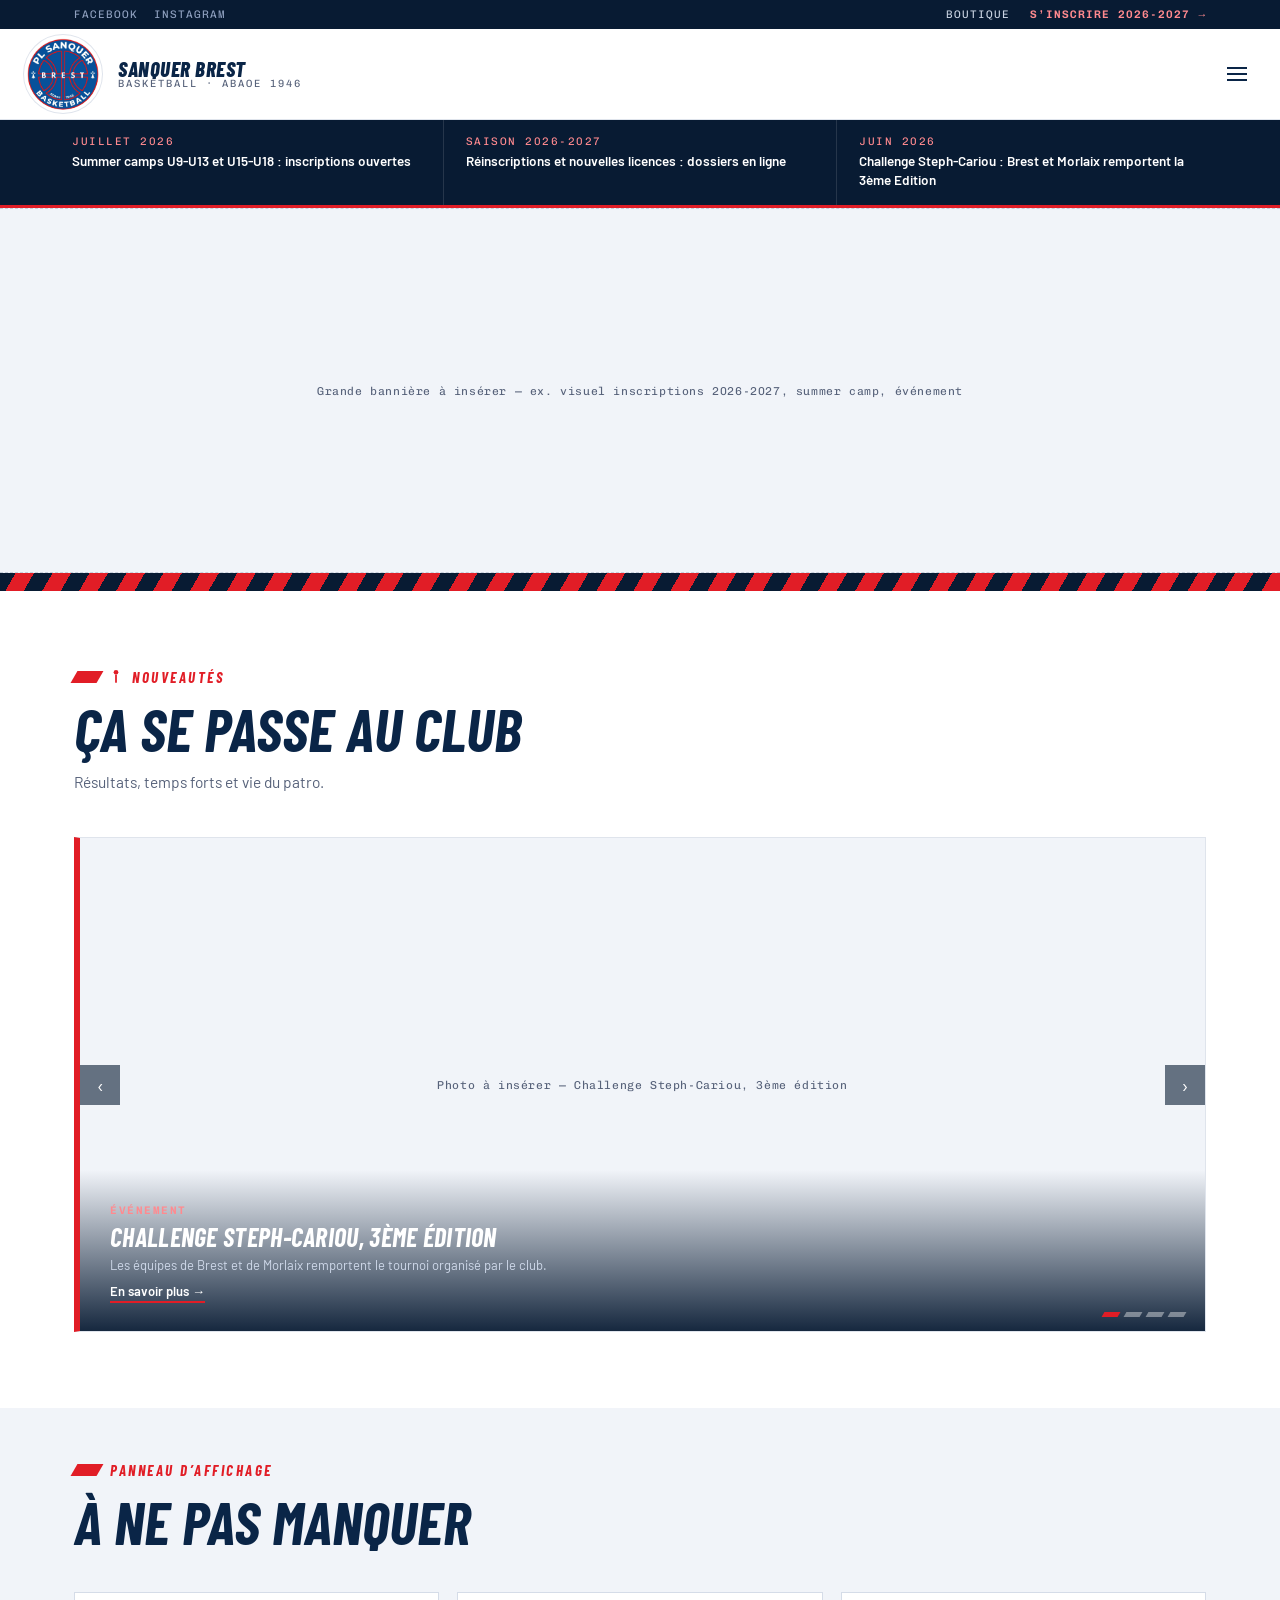
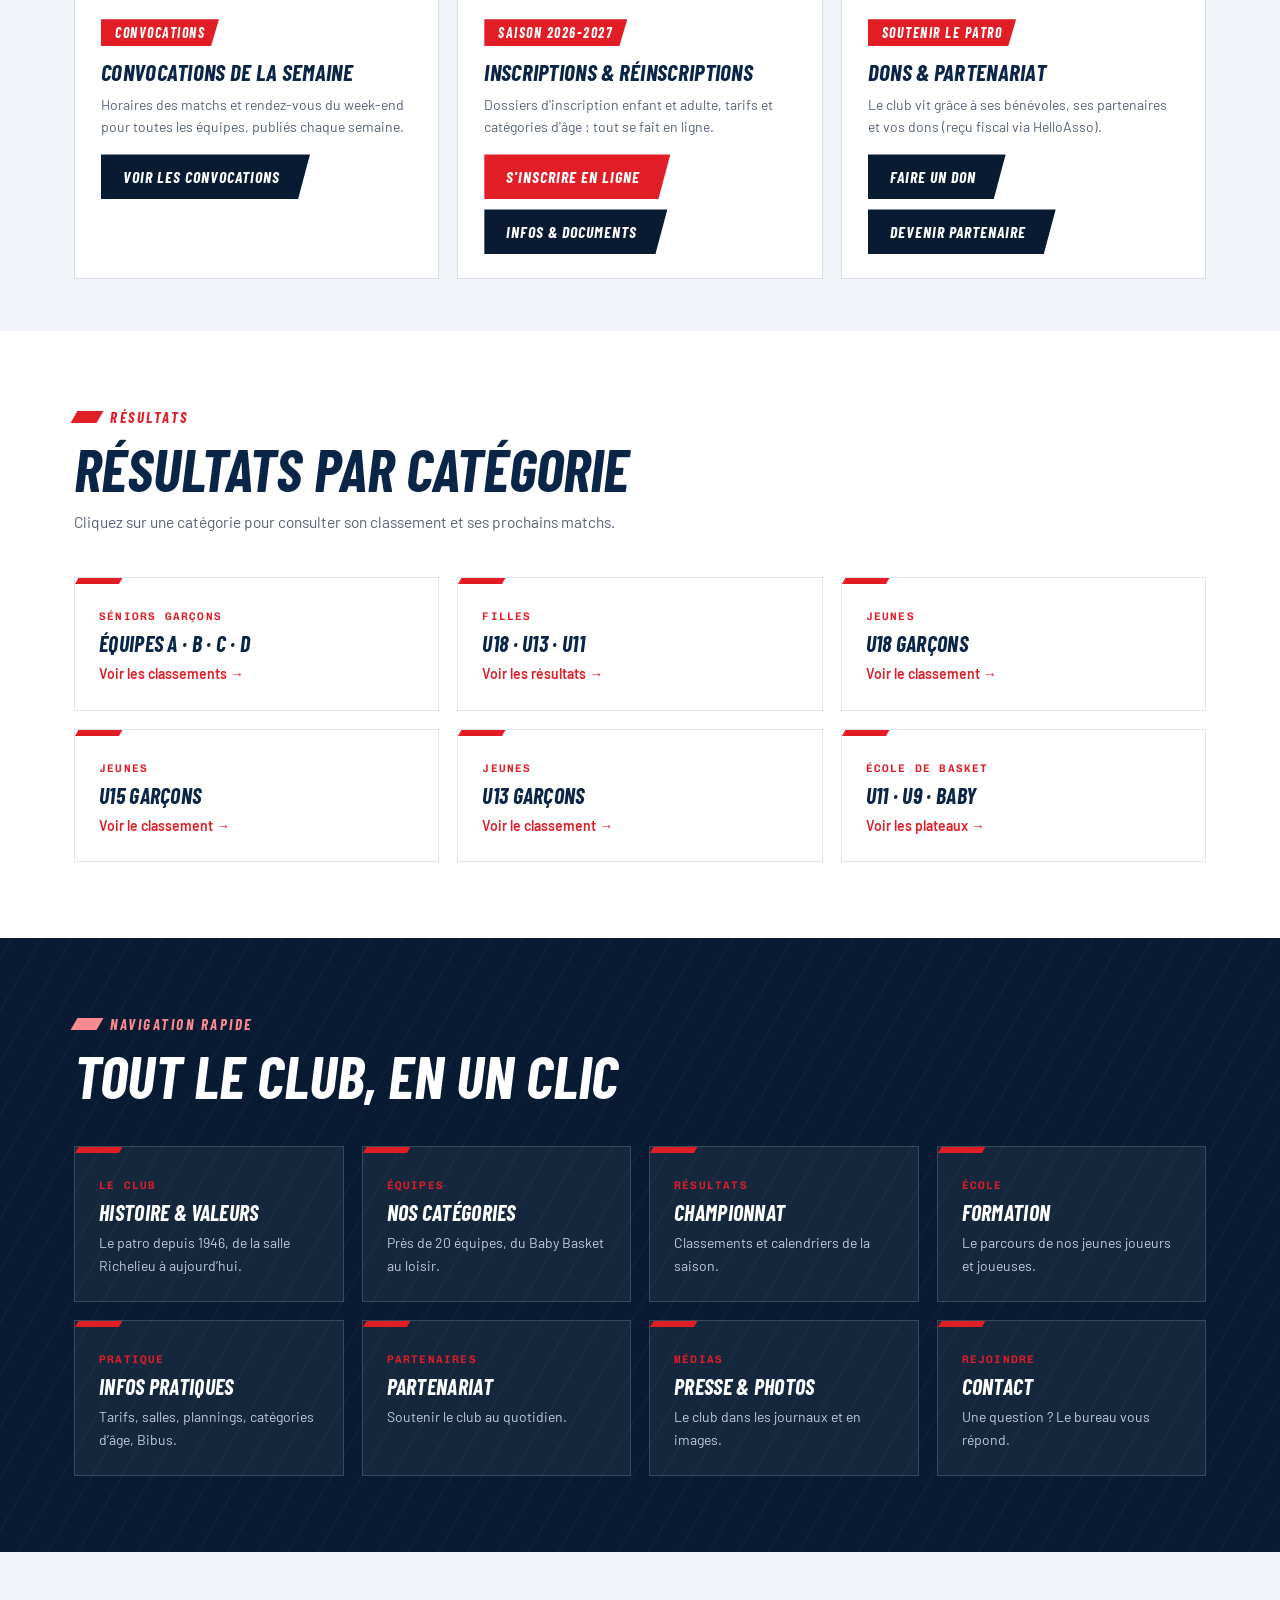
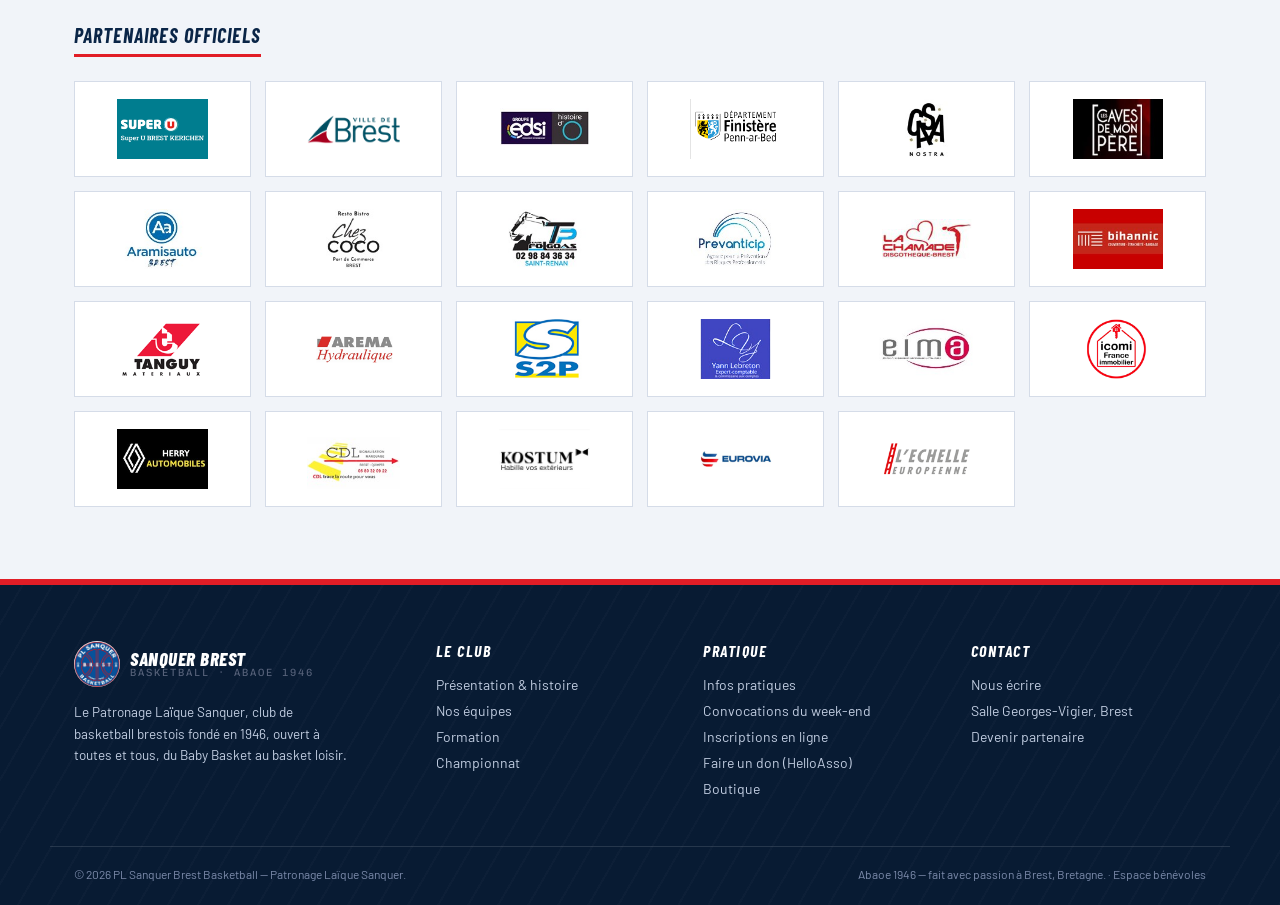
<file: index.html>
<!DOCTYPE html>
<html lang="fr">
<head>
<meta charset="UTF-8">
<meta name="viewport" content="width=device-width, initial-scale=1.0">
<title>Accueil &mdash; PL Sanquer Brest Basketball</title>
<meta name="description" content="PL Sanquer Brest Basketball — club de basket brestois fondé en 1946. Équipes, championnats, école de basket, inscriptions et vie du club.">
<link rel="preconnect" href="https://fonts.googleapis.com">
<link rel="preconnect" href="https://fonts.gstatic.com" crossorigin>
<link href="https://fonts.googleapis.com/css2?family=Barlow:ital,wght@0,400;0,500;0,600;0,700;1,600;1,700&family=Barlow+Condensed:ital,wght@0,600;0,700;0,800;1,600;1,700;1,800&family=Chivo+Mono:ital,wght@0,500;0,600&display=swap" rel="stylesheet">
<link rel="stylesheet" href="assets/css/styles.css">
</head>
<body>

<header>
  <div class="topbar">
    <div class="wrap topbar-inner">
      <div class="topbar-social">
        <a href="#" class="topbar-social-link">Facebook</a>
        <a href="#" class="topbar-social-link">Instagram</a>
      </div>
      <div class="topbar-right">
        <a href="pages/boutique.html" class="topbar-link">Boutique</a>
        <a href="https://inscription.plmsanquer.org/" class="topbar-link accent" target="_blank" rel="noopener">S&rsquo;inscrire 2026-2027 &rarr;</a>
      </div>
    </div>
  </div>
  <div class="navbar">
    <a class="brand" href="index.html">
      <img src="assets/images/logo.jpg" alt="Blason PL Sanquer Brest Basketball">
      <div class="brand-text">
        <b>SANQUER BREST</b>
        <span>BASKETBALL &middot; ABAOE 1946</span>
      </div>
    </a>
    <nav class="links" id="navLinks">
      <a href="index.html" class="active">Accueil</a>
      <a href="pages/club.html">Le Club</a>
      <a href="pages/equipes.html">Nos Équipes</a>
      <a href="pages/convocations.html">Convocations</a>
      <a href="pages/championnat.html">Championnat</a>
      <a href="pages/formation.html">Formation</a>
      <a href="pages/infos.html">Infos pratiques</a>
      <a href="pages/partenariat.html">Partenariat</a>
      <a href="pages/presse.html">Presse</a>
      <a href="pages/photos.html">Photos</a>
      <a href="pages/contact.html">Contact</a>
    </nav>
    <button class="burger" id="burgerBtn" aria-label="Ouvrir le menu" aria-expanded="false"><span></span></button>
  </div>
</header>

<main>

  <div class="ticker">
    <div class="wrap ticker-inner" id="tickerInner">
      <!-- Rempli automatiquement depuis data/accueil.json (modifiable depuis /admin/) -->
    </div>
  </div>

  <div class="promo-banner" id="promoBanner">
    <a href="pages/infos.html#inscription" class="ph"><span>Grande banni&egrave;re &agrave; ins&eacute;rer &mdash; ex. visuel inscriptions 2026-2027, summer camp, &eacute;v&eacute;nement</span></a>
  </div>

  <div class="seam" aria-hidden="true"></div>

  <section>
    <div class="wrap">
      <div class="head reveal">
        <div class="eyebrow"><span class="ermine"><svg viewBox="0 0 20 24" fill="currentColor"><rect x="8.5" y="8" width="3" height="14" rx="1"/><circle cx="10" cy="4" r="4"/></svg></span>Nouveaut&eacute;s</div>
        <h2>&Ccedil;a se passe au club</h2>
        <p>Résultats, temps forts et vie du patro.</p>
      </div>
      <div class="slider reveal" id="newsSlider" aria-label="Actualit&eacute;s du club">
        <div class="slides" id="sliderTrack">
          <!-- Remplacé automatiquement par data/accueil.json (modifiable depuis /admin/) -->
          <div class="slide"><div class="ph"><span>Photo &agrave; ins&eacute;rer</span></div><div class="slide-caption"><span class="tag">&Eacute;v&eacute;nement</span><h3>Challenge Steph-Cariou, 3&egrave;me &eacute;dition</h3><p>Les &eacute;quipes de Brest et de Morlaix remportent le tournoi organis&eacute; par le club.</p></div></div>
          <div class="slide"><div class="ph"><span>Photo &agrave; ins&eacute;rer</span></div><div class="slide-caption"><span class="tag">Saison 2026-2027</span><h3>Les inscriptions sont ouvertes</h3><p>Dossiers enfant et adulte disponibles en ligne, du Baby Basket au basket loisir.</p></div></div>
        </div>
        <button class="slide-btn prev" id="slidePrev" aria-label="Actualit&eacute; pr&eacute;c&eacute;dente">&#8249;</button>
        <button class="slide-btn next" id="slideNext" aria-label="Actualit&eacute; suivante">&#8250;</button>
        <div class="dots" id="slideDots"></div>
      </div>
    </div>
  </section>

  <section class="light tight">
    <div class="wrap">
      <div class="head reveal">
        <div class="eyebrow">Panneau d&rsquo;affichage</div>
        <h2>&Agrave; ne pas manquer</h2>
      </div>
      <div class="grid grid-3" id="panneau">
        <div class="avis reveal">
          <span class="avis-stamp">Convocations</span>
          <h3>Convocations de la semaine</h3>
          <p id="convocationsText">Horaires des matchs et rendez-vous du week-end pour toutes les &eacute;quipes, publi&eacute;s chaque semaine.</p>
          <div class="avis-links"><a class="btn btn-ghost" href="pages/convocations.html">Voir les convocations</a></div>
        </div>
        <div class="avis reveal">
          <span class="avis-stamp">Saison 2026-2027</span>
          <h3>Inscriptions &amp; r&eacute;inscriptions</h3>
          <p>Dossiers d&rsquo;inscription enfant et adulte, tarifs et cat&eacute;gories d&rsquo;&acirc;ge : tout se fait en ligne.</p>
          <div class="avis-links">
            <a class="btn btn-rouge" href="https://inscription.plmsanquer.org/" target="_blank" rel="noopener">S&rsquo;inscrire en ligne</a>
            <a class="btn btn-ghost" href="pages/infos.html#inscription">Infos &amp; documents</a>
          </div>
        </div>
        <div class="avis reveal">
          <span class="avis-stamp">Soutenir le patro</span>
          <h3>Dons &amp; partenariat</h3>
          <p>Le club vit gr&acirc;ce &agrave; ses b&eacute;n&eacute;voles, ses partenaires et vos dons (re&ccedil;u fiscal via HelloAsso).</p>
          <div class="avis-links">
            <a class="btn btn-ghost" href="https://www.helloasso.com/associations/patronage-laique-sanquer/formulaires/1" target="_blank" rel="noopener">Faire un don</a>
            <a class="btn btn-ghost" href="pages/partenariat.html">Devenir partenaire</a>
          </div>
        </div>
      </div>
    </div>
  </section>

  <section>
    <div class="wrap">
      <div class="head reveal">
        <div class="eyebrow">R&eacute;sultats</div>
        <h2>R&eacute;sultats par cat&eacute;gorie</h2>
        <p>Cliquez sur une cat&eacute;gorie pour consulter son classement et ses prochains matchs.</p>
      </div>
      <div class="grid grid-3">
        <a class="card cat-card reveal" href="pages/championnat.html#seniors">
          <span class="tag">S&eacute;niors gar&ccedil;ons</span><h3>&Eacute;quipes A &middot; B &middot; C &middot; D</h3><p>Voir les classements &rarr;</p>
        </a>
        <a class="card cat-card reveal" href="pages/championnat.html#filles">
          <span class="tag">Filles</span><h3>U18 &middot; U13 &middot; U11</h3><p>Voir les r&eacute;sultats &rarr;</p>
        </a>
        <a class="card cat-card reveal" href="pages/championnat.html#u18">
          <span class="tag">Jeunes</span><h3>U18 Gar&ccedil;ons</h3><p>Voir le classement &rarr;</p>
        </a>
        <a class="card cat-card reveal" href="pages/championnat.html#u15">
          <span class="tag">Jeunes</span><h3>U15 Gar&ccedil;ons</h3><p>Voir le classement &rarr;</p>
        </a>
        <a class="card cat-card reveal" href="pages/championnat.html#u13">
          <span class="tag">Jeunes</span><h3>U13 Gar&ccedil;ons</h3><p>Voir le classement &rarr;</p>
        </a>
        <a class="card cat-card reveal" href="pages/championnat.html#ecole">
          <span class="tag">&Eacute;cole de basket</span><h3>U11 &middot; U9 &middot; Baby</h3><p>Voir les plateaux &rarr;</p>
        </a>
      </div>
    </div>
  </section>

  <section class="navy">
    <div class="wrap">
      <div class="head reveal">
        <div class="eyebrow">Navigation rapide</div>
        <h2>Tout le club, en un clic</h2>
      </div>
      <div class="grid grid-4">
        <a class="card card-navy reveal" href="pages/club.html">
          <span class="tag">Le Club</span><h3>Histoire &amp; valeurs</h3><p>Le patro depuis 1946, de la salle Richelieu &agrave; aujourd&rsquo;hui.</p>
        </a>
        <a class="card card-navy reveal" href="pages/equipes.html">
          <span class="tag">&Eacute;quipes</span><h3>Nos cat&eacute;gories</h3><p>Pr&egrave;s de 20 &eacute;quipes, du Baby Basket au loisir.</p>
        </a>
        <a class="card card-navy reveal" href="pages/championnat.html">
          <span class="tag">R&eacute;sultats</span><h3>Championnat</h3><p>Classements et calendriers de la saison.</p>
        </a>
        <a class="card card-navy reveal" href="pages/formation.html">
          <span class="tag">&Eacute;cole</span><h3>Formation</h3><p>Le parcours de nos jeunes joueurs et joueuses.</p>
        </a>
        <a class="card card-navy reveal" href="pages/infos.html">
          <span class="tag">Pratique</span><h3>Infos pratiques</h3><p>Tarifs, salles, plannings, cat&eacute;gories d&rsquo;&acirc;ge, Bibus.</p>
        </a>
        <a class="card card-navy reveal" href="pages/partenariat.html">
          <span class="tag">Partenaires</span><h3>Partenariat</h3><p>Soutenir le club au quotidien.</p>
        </a>
        <a class="card card-navy reveal" href="pages/presse.html">
          <span class="tag">M&eacute;dias</span><h3>Presse &amp; photos</h3><p>Le club dans les journaux et en images.</p>
        </a>
        <a class="card card-navy reveal" href="pages/contact.html">
          <span class="tag">Rejoindre</span><h3>Contact</h3><p>Une question ? Le bureau vous r&eacute;pond.</p>
        </a>
      </div>
    </div>
  </section>

  <section class="partners-section">
    <div class="wrap">
      <div class="partner-tier reveal">
        <h3 class="partner-heading">Partenaires officiels</h3>
        <div class="partner-grid partner-grid-officiel" id="partnerGrid">
          <div class="partner-logo"><img src="assets/images/superu.jpg" alt="Super U Brest Kerichen"></div>
          <div class="partner-logo"><img src="assets/images/VilleBrest.png" alt="Ville de Brest"></div>
          <div class="partner-logo"><img src="assets/images/edsi.jpg" alt="Groupe EDSI"></div>
          <div class="partner-logo"><img src="assets/images/finistere.png" alt="D&eacute;partement du Finist&egrave;re"></div>
          <div class="partner-logo"><img src="assets/images/casanostr.jpg" alt="GSA Nostra"></div>
          <div class="partner-logo"><img src="assets/images/caves.jpg" alt="Les Caves de Mon P&egrave;re"></div>
          <div class="partner-logo"><img src="assets/images/aramis.jpg" alt="Aramisauto Brest"></div>
          <div class="partner-logo"><img src="assets/images/coco.jpg" alt="Chez Coco"></div>
          <div class="partner-logo"><img src="assets/images/tp.jpg" alt="TP Folgoas"></div>
          <div class="partner-logo"><img src="assets/images/prevanticip.jpg" alt="Pr&eacute;vanticip"></div>
          <div class="partner-logo"><img src="assets/images/chamade.png" alt="La Chamade"></div>
          <div class="partner-logo"><img src="assets/images/bihannic.jpg" alt="Bihannic"></div>
          <div class="partner-logo"><img src="assets/images/tanguy.png" alt="Tanguy Mat&eacute;riaux"></div>
          <div class="partner-logo"><img src="assets/images/arema.png" alt="Arema Hydraulique"></div>
          <div class="partner-logo"><img src="assets/images/s2p.png" alt="S2P"></div>
          <div class="partner-logo"><img src="assets/images/yann.png" alt="Yann Lebreton Expert-comptable"></div>
          <div class="partner-logo"><img src="assets/images/eima.jpg" alt="EIMA"></div>
          <div class="partner-logo"><img src="assets/images/icomi.png" alt="Icomi France Immobilier"></div>
          <div class="partner-logo"><img src="assets/images/herry.jpg" alt="Herry Automobiles"></div>
          <div class="partner-logo"><img src="assets/images/cdl.jpg" alt="CDL"></div>
          <div class="partner-logo"><img src="assets/images/kostum.jpg" alt="Kostum"></div>
          <div class="partner-logo"><img src="assets/images/eurovia.jpg" alt="Eurovia"></div>
          <div class="partner-logo"><img src="assets/images/echelle.png" alt="L&rsquo;&Eacute;chelle Europ&eacute;enne"></div>
        </div>
      </div>
    </div>
  </section>

</main>

<footer>
  <div class="wrap foot-grid">
    <div>
      <div class="brand">
        <img src="assets/images/logo.jpg" alt="Blason du club">
        <div class="brand-text"><b>SANQUER BREST</b><span>BASKETBALL &middot; ABAOE 1946</span></div>
      </div>
      <p style="font-size:13.5px;line-height:1.6;max-width:280px;">Le Patronage La&iuml;que Sanquer, club de basketball brestois fond&eacute; en 1946, ouvert &agrave; toutes et tous, du Baby Basket au basket loisir.</p>
    </div>
    <div>
      <h4>Le Club</h4>
      <ul>
        <li><a href="pages/club.html">Pr&eacute;sentation &amp; histoire</a></li>
        <li><a href="pages/equipes.html">Nos &eacute;quipes</a></li>
        <li><a href="pages/formation.html">Formation</a></li>
        <li><a href="pages/championnat.html">Championnat</a></li>
      </ul>
    </div>
    <div>
      <h4>Pratique</h4>
      <ul>
        <li><a href="pages/infos.html">Infos pratiques</a></li>
        <li><a href="pages/convocations.html">Convocations du week-end</a></li>
        <li><a href="https://inscription.plmsanquer.org/" target="_blank" rel="noopener">Inscriptions en ligne</a></li>
        <li><a href="https://www.helloasso.com/associations/patronage-laique-sanquer/formulaires/1" target="_blank" rel="noopener">Faire un don (HelloAsso)</a></li>
        <li><a href="pages/boutique.html">Boutique</a></li>
      </ul>
    </div>
    <div>
      <h4>Contact</h4>
      <ul>
        <li><a href="pages/contact.html">Nous &eacute;crire</a></li>
        <li>Salle Georges-Vigier, Brest</li>
        <li><a href="pages/partenariat.html">Devenir partenaire</a></li>
      </ul>
    </div>
  </div>
  <div class="wrap foot-bottom">
    <span>&copy; <span id="footYear">2026</span> PL Sanquer Brest Basketball &mdash; Patronage La&iuml;que Sanquer.</span>
    <span>Abaoe 1946 &mdash; fait avec passion &agrave; Brest, Bretagne. &middot; <a href="admin/" rel="nofollow">Espace b&eacute;n&eacute;voles</a></span>
  </div>
</footer>

<script src="assets/js/script.js"></script>
</body>
</html>
</file>
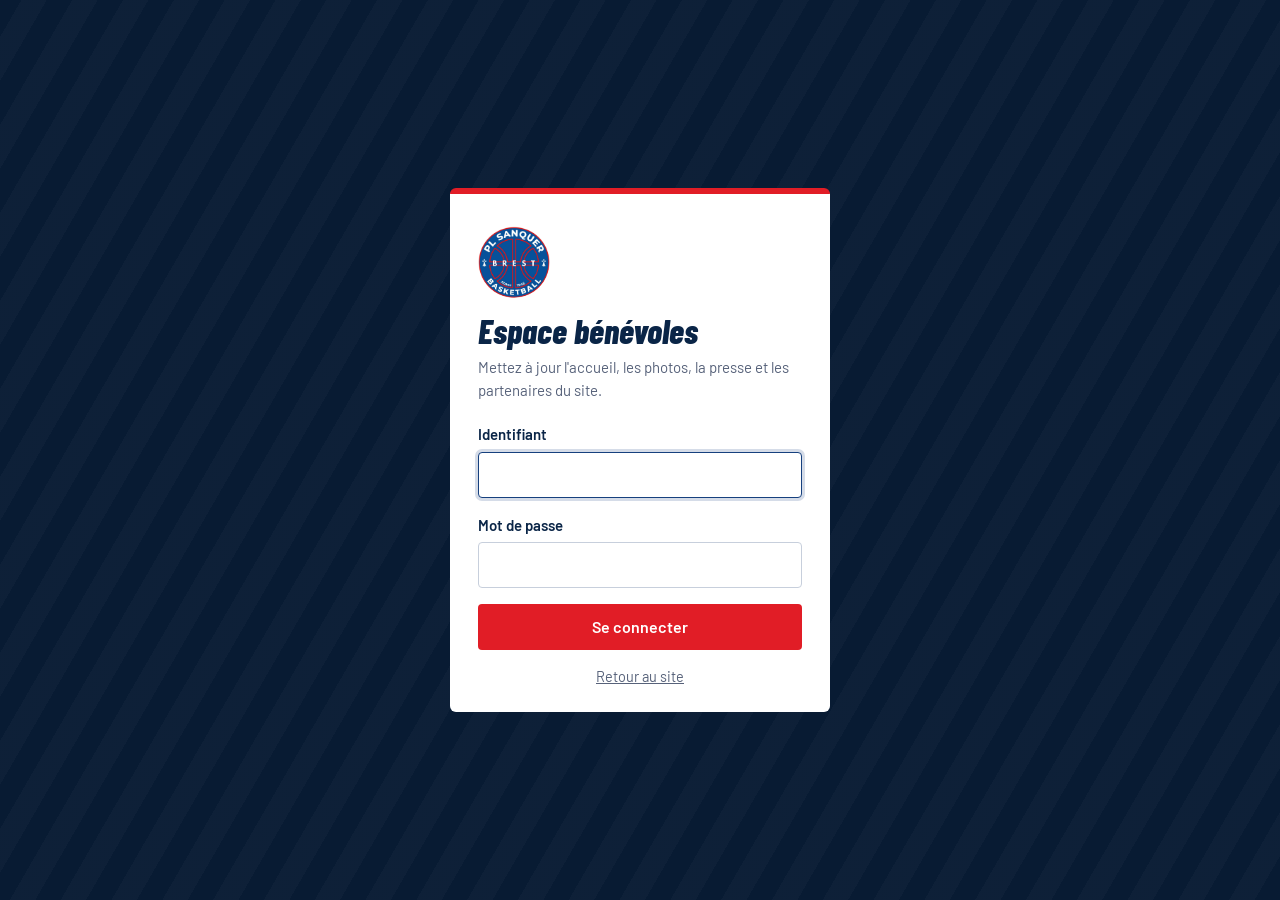
<file: admin/index.html>
<!DOCTYPE html>
<html lang="fr">
<head>
  <meta charset="UTF-8">
  <meta name="viewport" content="width=device-width, initial-scale=1.0">
  <meta name="robots" content="noindex, nofollow">
  <title>Espace bénévoles &mdash; PL Sanquer Brest Basketball</title>
  <link rel="icon" href="/assets/images/logo.jpg">
  <link rel="preconnect" href="https://fonts.googleapis.com">
  <link rel="preconnect" href="https://fonts.gstatic.com" crossorigin>
  <link href="https://fonts.googleapis.com/css2?family=Barlow:wght@400;500;600;700&family=Barlow+Condensed:ital,wght@0,700;1,700;1,800&display=swap" rel="stylesheet">
  <link rel="stylesheet" href="admin.css">
</head>
<body>

  <!-- Écran de connexion -->
  <main class="login" id="login" hidden>
    <form class="login-card" id="loginForm" novalidate>
      <img class="login-logo" src="/assets/images/logo.jpg" alt="">
      <h1>Espace bénévoles</h1>
      <p class="login-intro">Mettez à jour l'accueil, les photos, la presse et les partenaires du site.</p>
      <label class="field">
        <span class="field-label">Identifiant</span>
        <input id="loginUser" name="username" autocomplete="username" autocapitalize="none" spellcheck="false" required>
      </label>
      <label class="field">
        <span class="field-label">Mot de passe</span>
        <input id="loginPass" name="password" type="password" autocomplete="current-password" required>
      </label>
      <p class="login-error" id="loginError" role="alert" hidden></p>
      <button class="btn btn-primary btn-block" type="submit" id="loginBtn">Se connecter</button>
      <a class="login-back" href="/">Retour au site</a>
    </form>
  </main>

  <!-- Application -->
  <div class="app" id="app" hidden>
    <header class="topbar">
      <a class="brand" href="/" title="Voir le site">
        <img src="/assets/images/logo.jpg" alt="">
        <span>Espace bénévoles</span>
      </a>
      <nav class="top-actions">
        <a href="/" target="_blank" rel="noopener">Voir le site</a>
        <button type="button" id="logoutBtn">Se déconnecter</button>
      </nav>
    </header>

    <nav class="tabs" id="tabs" role="tablist"></nav>

    <main class="content">
      <div class="notice" id="notice" role="status" hidden></div>
      <div id="loading" class="loading">Chargement du contenu…</div>
      <div id="editor"></div>
    </main>

    <div class="publishbar" id="publishbar" hidden>
      <div class="publishbar-inner">
        <p class="publish-status" id="publishStatus"></p>
        <div class="publish-actions">
          <button type="button" class="btn btn-quiet" id="discardBtn">Annuler les changements</button>
          <button type="button" class="btn btn-primary" id="publishBtn">Publier</button>
        </div>
      </div>
    </div>
  </div>

  <input type="file" id="filePicker" accept="image/*" hidden>

  <script src="admin.js"></script>
</body>
</html>
</file>
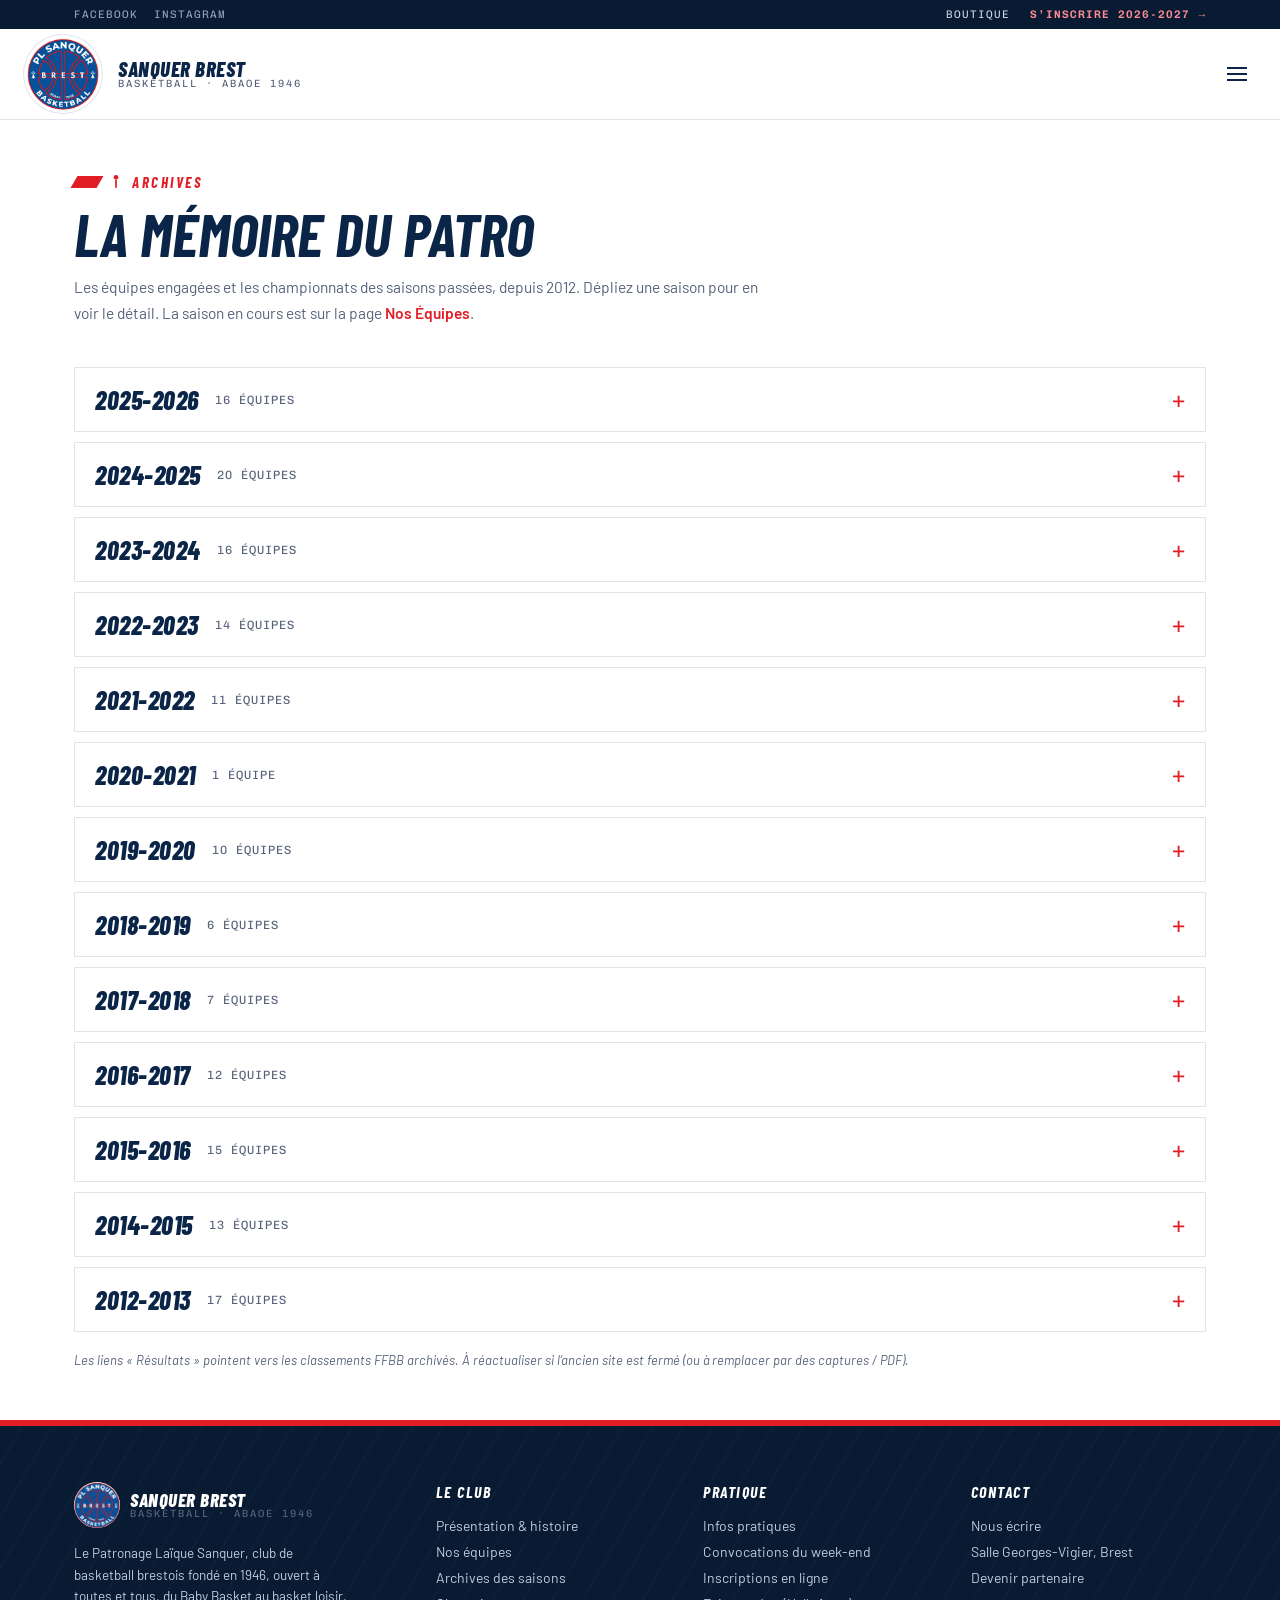
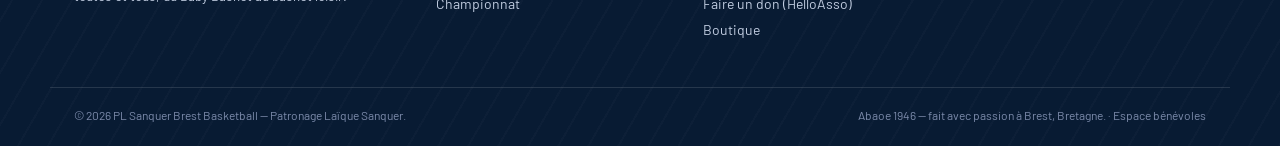
<file: pages/archives.html>
<!DOCTYPE html>
<html lang="fr">
<head>
<meta charset="UTF-8">
<meta name="viewport" content="width=device-width, initial-scale=1.0">
<title>Archives &mdash; PL Sanquer Brest Basketball</title>
<meta name="description" content="Archives du PL Sanquer Brest Basketball : équipes et championnats des saisons passées, saison par saison, depuis 2012.">
<link rel="preconnect" href="https://fonts.googleapis.com">
<link rel="preconnect" href="https://fonts.gstatic.com" crossorigin>
<link href="https://fonts.googleapis.com/css2?family=Barlow:ital,wght@0,400;0,500;0,600;0,700;1,600;1,700&family=Barlow+Condensed:ital,wght@0,600;0,700;0,800;1,600;1,700;1,800&family=Chivo+Mono:ital,wght@0,500;0,600&display=swap" rel="stylesheet">
<link rel="stylesheet" href="../assets/css/styles.css">
<style>
  /* Archives — spécifique à cette page (n'affecte pas le reste du site) */
  .saison{border:1px solid var(--ligne);background:#fff;margin-bottom:10px;}
  .saison[open]{border-color:var(--nuit);}
  .saison summary{
    list-style:none;cursor:pointer;display:flex;align-items:center;gap:16px;
    padding:16px 20px;transition:background-color .15s;
  }
  .saison summary::-webkit-details-marker{display:none;}
  .saison summary:hover{background:var(--gris-froid);}
  .saison summary::after{
    content:"+";margin-left:auto;font-family:var(--font-mono);font-size:22px;
    line-height:1;color:var(--rouge);transition:transform .18s;
  }
  .saison[open] summary::after{content:"\2013";}
  .saison-annee{
    font-family:var(--font-display);font-style:italic;font-weight:800;
    font-size:26px;color:var(--encre);letter-spacing:0.5px;
  }
  .saison[open] .saison-annee{color:var(--rouge);}
  .saison-compte{
    font-family:var(--font-mono);font-size:12px;letter-spacing:1px;
    text-transform:uppercase;color:var(--ardoise);
  }
  .saison-corps{padding:4px 20px 22px;border-top:1px solid var(--ligne);}
  .arch-groupe{margin-top:18px;}
  .arch-groupe h4{
    font-family:var(--font-display);font-style:italic;font-weight:700;
    font-size:14px;letter-spacing:1.5px;text-transform:uppercase;
    color:var(--nuit);margin-bottom:10px;
  }
  .arch-pills{display:flex;flex-wrap:wrap;gap:8px;}
  .arch-pill{
    display:inline-flex;align-items:center;background:var(--gris-froid);
    border:1px solid var(--ligne);padding:6px 13px;font-size:13px;font-weight:600;
    color:var(--encre);
  }
</style>
</head>
<body>

<header>
  <div class="topbar">
    <div class="wrap topbar-inner">
      <div class="topbar-social">
        <a href="#" class="topbar-social-link">Facebook</a>
        <a href="#" class="topbar-social-link">Instagram</a>
      </div>
      <div class="topbar-right">
        <a href="../pages/boutique.html" class="topbar-link">Boutique</a>
        <a href="https://inscription.plmsanquer.org/" class="topbar-link accent" target="_blank" rel="noopener">S&rsquo;inscrire 2026-2027 &rarr;</a>
      </div>
    </div>
  </div>
  <div class="navbar">
    <a class="brand" href="../index.html">
      <img src="../assets/images/logo.jpg" alt="Blason PL Sanquer Brest Basketball">
      <div class="brand-text">
        <b>SANQUER BREST</b>
        <span>BASKETBALL &middot; ABAOE 1946</span>
      </div>
    </a>
    <nav class="links" id="navLinks">
      <a href="../index.html">Accueil</a>
      <a href="../pages/club.html">Le Club</a>
      <a href="../pages/equipes.html">Nos Équipes</a>
      <a href="../pages/convocations.html">Convocations</a>
      <a href="../pages/championnat.html">Championnat</a>
      <a href="../pages/formation.html">Formation</a>
      <a href="../pages/infos.html">Infos pratiques</a>
      <a href="../pages/partenariat.html">Partenariat</a>
      <a href="../pages/presse.html">Presse</a>
      <a href="../pages/photos.html">Photos</a>
      <a href="../pages/contact.html">Contact</a>
    </nav>
    <button class="burger" id="burgerBtn" aria-label="Ouvrir le menu" aria-expanded="false"><span></span></button>
  </div>
</header>

<main>

<div class="page active" id="archives">
  <section class="tight">
    <div class="wrap">
      <div class="head reveal">
        <div class="eyebrow"><span class="ermine"><svg viewBox="0 0 20 24" fill="currentColor"><rect x="8.5" y="8" width="3" height="14" rx="1"/><circle cx="10" cy="4" r="4"/></svg></span>Archives</div>
        <h2>La mémoire du patro</h2>
        <p>Les équipes engagées et les championnats des saisons passées, depuis 2012. Dépliez une saison pour en voir le détail. La saison en cours est sur la page <a href="equipes.html" style="color:var(--rouge);font-weight:600;">Nos Équipes</a>.</p>
      </div>

      <div class="reveal">
        <details class="saison reveal">
          <summary>
            <span class="saison-annee mono">2025-2026</span>
            <span class="saison-compte">16 équipes</span>
          </summary>
          <div class="saison-corps">
            <div class="arch-groupe"><h4>Garçons</h4><div class="arch-pills"><span class="arch-pill">Équipe A</span><span class="arch-pill">Équipe B</span><span class="arch-pill">Équipe C</span><span class="arch-pill">Équipe D</span><span class="arch-pill">U18 A</span><span class="arch-pill">U18 B</span><span class="arch-pill">U15 A</span><span class="arch-pill">U15 B</span><span class="arch-pill">U13 A</span><span class="arch-pill">U13 B</span><span class="arch-pill">U11 A</span><span class="arch-pill">U11 B</span><span class="arch-pill">U9</span></div></div>
            <div class="arch-groupe"><h4>Filles</h4><div class="arch-pills"><span class="arch-pill">U18 Filles</span><span class="arch-pill">U13 Filles</span><span class="arch-pill">U11 Filles</span></div></div>
            <div class="arch-groupe"><h4>Championnats</h4><div class="arch-pills"><a class="pill" href="https://sanquerbasket.fr/index.php/resultats/seniors/saison-2025-2026" target="_blank" rel="noopener">Résultats séniors &rarr;</a><a class="pill" href="https://sanquerbasket.fr/index.php/resultats/jeunes/saison-2025-2026" target="_blank" rel="noopener">Résultats jeunes &rarr;</a></div></div>
          </div>
        </details>
        <details class="saison reveal">
          <summary>
            <span class="saison-annee mono">2024-2025</span>
            <span class="saison-compte">20 équipes</span>
          </summary>
          <div class="saison-corps">
            <div class="arch-groupe"><h4>Garçons</h4><div class="arch-pills"><span class="arch-pill">Équipe A</span><span class="arch-pill">Équipe B</span><span class="arch-pill">Équipe C</span><span class="arch-pill">Équipe D</span><span class="arch-pill">U18 A</span><span class="arch-pill">U18 B</span><span class="arch-pill">U15 A</span><span class="arch-pill">U15 B</span><span class="arch-pill">U13 A</span><span class="arch-pill">U13 B</span><span class="arch-pill">U11 A</span><span class="arch-pill">U11 B</span><span class="arch-pill">U9 A</span><span class="arch-pill">U9 B</span></div></div>
            <div class="arch-groupe"><h4>Filles</h4><div class="arch-pills"><span class="arch-pill">U18 Filles</span><span class="arch-pill">U15 Filles</span><span class="arch-pill">U13 Filles</span><span class="arch-pill">U11 Filles</span></div></div>
            <div class="arch-groupe"><h4>École &amp; loisir</h4><div class="arch-pills"><span class="arch-pill">Baby Basket</span><span class="arch-pill">Basket loisir</span></div></div>
            <div class="arch-groupe"><h4>Championnats</h4><div class="arch-pills"><a class="pill" href="https://sanquerbasket.fr/index.php/resultats/seniors/saison-2024-2025" target="_blank" rel="noopener">Résultats séniors &rarr;</a><a class="pill" href="https://sanquerbasket.fr/index.php/resultats/jeunes/saison-2023-2025" target="_blank" rel="noopener">Résultats jeunes &rarr;</a></div></div>
          </div>
        </details>
        <details class="saison reveal">
          <summary>
            <span class="saison-annee mono">2023-2024</span>
            <span class="saison-compte">16 équipes</span>
          </summary>
          <div class="saison-corps">
            <div class="arch-groupe"><h4>Garçons</h4><div class="arch-pills"><span class="arch-pill">Équipe A</span><span class="arch-pill">Équipe B</span><span class="arch-pill">Équipe C</span><span class="arch-pill">Équipe D</span><span class="arch-pill">U17</span><span class="arch-pill">U15 A</span><span class="arch-pill">U15 B</span><span class="arch-pill">U13 A</span><span class="arch-pill">U13 B</span><span class="arch-pill">U11</span><span class="arch-pill">U9 A</span><span class="arch-pill">U9 B</span></div></div>
            <div class="arch-groupe"><h4>Filles</h4><div class="arch-pills"><span class="arch-pill">Équipe A</span><span class="arch-pill">Équipe B</span><span class="arch-pill">U18 Filles</span><span class="arch-pill">U11 Filles</span></div></div>
            <div class="arch-groupe"><h4>Championnats</h4><div class="arch-pills"><a class="pill" href="https://sanquerbasket.fr/index.php/resultats/seniors/saison-2023-2024" target="_blank" rel="noopener">Résultats séniors &rarr;</a><a class="pill" href="https://sanquerbasket.fr/index.php/resultats/jeunes/saison-2023-2024" target="_blank" rel="noopener">Résultats jeunes &rarr;</a></div></div>
          </div>
        </details>
        <details class="saison reveal">
          <summary>
            <span class="saison-annee mono">2022-2023</span>
            <span class="saison-compte">14 équipes</span>
          </summary>
          <div class="saison-corps">
            <div class="arch-groupe"><h4>Garçons</h4><div class="arch-pills"><span class="arch-pill">Équipe A</span><span class="arch-pill">Équipe B</span><span class="arch-pill">Équipe C</span><span class="arch-pill">U17 A</span><span class="arch-pill">U17 B</span><span class="arch-pill">U15</span><span class="arch-pill">U13 A</span><span class="arch-pill">U11 A</span><span class="arch-pill">U11 B</span><span class="arch-pill">U9 A</span></div></div>
            <div class="arch-groupe"><h4>Filles</h4><div class="arch-pills"><span class="arch-pill">Séniors Filles</span><span class="arch-pill">U18 Filles</span><span class="arch-pill">U15 Filles</span><span class="arch-pill">U11 Filles</span></div></div>
            <div class="arch-groupe"><h4>Championnats</h4><div class="arch-pills"><a class="pill" href="https://sanquerbasket.fr/index.php/resultats/seniors/saison-2022-2023" target="_blank" rel="noopener">Résultats séniors &rarr;</a><a class="pill" href="https://sanquerbasket.fr/index.php/resultats/jeunes/saison-2022-2023" target="_blank" rel="noopener">Résultats jeunes &rarr;</a></div></div>
          </div>
        </details>
        <details class="saison reveal">
          <summary>
            <span class="saison-annee mono">2021-2022</span>
            <span class="saison-compte">11 équipes</span>
          </summary>
          <div class="saison-corps">
            <div class="arch-groupe"><h4>Garçons</h4><div class="arch-pills"><span class="arch-pill">Équipe A</span><span class="arch-pill">Équipe B</span><span class="arch-pill">Équipe C</span><span class="arch-pill">U17</span><span class="arch-pill">U15</span><span class="arch-pill">U13</span><span class="arch-pill">U9</span></div></div>
            <div class="arch-groupe"><h4>Filles</h4><div class="arch-pills"><span class="arch-pill">Séniors Filles</span><span class="arch-pill">U15 Filles</span><span class="arch-pill">U13 Filles</span><span class="arch-pill">U9 Filles</span></div></div>
            <div class="arch-groupe"><h4>Championnats</h4><div class="arch-pills"><a class="pill" href="https://sanquerbasket.fr/index.php/resultats/seniors/saison-2021-2022" target="_blank" rel="noopener">Résultats séniors &rarr;</a><a class="pill" href="https://sanquerbasket.fr/index.php/resultats/jeunes/saison-2021-2022" target="_blank" rel="noopener">Résultats jeunes &rarr;</a></div></div>
          </div>
        </details>
        <details class="saison reveal">
          <summary>
            <span class="saison-annee mono">2020-2021</span>
            <span class="saison-compte">1 équipe</span>
          </summary>
          <div class="saison-corps">
            <div class="arch-groupe"><h4>Filles</h4><div class="arch-pills"><span class="arch-pill">U15 Filles</span></div></div>
            <div class="arch-groupe"><h4>Championnats</h4><div class="arch-pills"><a class="pill" href="https://sanquerbasket.fr/index.php/resultats/seniors/saison-2020-2021" target="_blank" rel="noopener">Résultats séniors &rarr;</a><a class="pill" href="https://sanquerbasket.fr/index.php/resultats/jeunes/saison-2020-2021" target="_blank" rel="noopener">Résultats jeunes &rarr;</a></div></div>
          </div>
        </details>
        <details class="saison reveal">
          <summary>
            <span class="saison-annee mono">2019-2020</span>
            <span class="saison-compte">10 équipes</span>
          </summary>
          <div class="saison-corps">
            <div class="arch-groupe"><h4>Garçons</h4><div class="arch-pills"><span class="arch-pill">U17</span><span class="arch-pill">U15</span><span class="arch-pill">U13 (1)</span><span class="arch-pill">U13 (2)</span><span class="arch-pill">U11 (1)</span><span class="arch-pill">U11 (2)</span><span class="arch-pill">U9 (2)</span></div></div>
            <div class="arch-groupe"><h4>Filles</h4><div class="arch-pills"><span class="arch-pill">U13 Filles</span><span class="arch-pill">U11 Filles</span></div></div>
            <div class="arch-groupe"><h4>École &amp; loisir</h4><div class="arch-pills"><span class="arch-pill">Baby Basket</span></div></div>
            <div class="arch-groupe"><h4>Championnats</h4><div class="arch-pills"><a class="pill" href="https://sanquerbasket.fr/index.php/resultats/seniors/saison-2019-2020" target="_blank" rel="noopener">Résultats séniors &rarr;</a><a class="pill" href="https://sanquerbasket.fr/index.php/resultats/jeunes/saison-2019-2020" target="_blank" rel="noopener">Résultats jeunes &rarr;</a></div></div>
          </div>
        </details>
        <details class="saison reveal">
          <summary>
            <span class="saison-annee mono">2018-2019</span>
            <span class="saison-compte">6 équipes</span>
          </summary>
          <div class="saison-corps">
            <div class="arch-groupe"><h4>Garçons</h4><div class="arch-pills"><span class="arch-pill">U17</span><span class="arch-pill">U15</span><span class="arch-pill">U11</span><span class="arch-pill">U9</span></div></div>
            <div class="arch-groupe"><h4>Filles</h4><div class="arch-pills"><span class="arch-pill">Séniors Filles</span><span class="arch-pill">U13 Filles</span></div></div>
            <div class="arch-groupe"><h4>Championnats</h4><div class="arch-pills"><a class="pill" href="https://sanquerbasket.fr/index.php/resultats/seniors/saison-2018-2019" target="_blank" rel="noopener">Résultats séniors &rarr;</a><a class="pill" href="https://sanquerbasket.fr/index.php/resultats/jeunes/saison-2018-2019" target="_blank" rel="noopener">Résultats jeunes &rarr;</a></div></div>
          </div>
        </details>
        <details class="saison reveal">
          <summary>
            <span class="saison-annee mono">2017-2018</span>
            <span class="saison-compte">7 équipes</span>
          </summary>
          <div class="saison-corps">
            <div class="arch-groupe"><h4>Garçons</h4><div class="arch-pills"><span class="arch-pill">Équipe B</span><span class="arch-pill">Équipe C</span><span class="arch-pill">Équipe D</span><span class="arch-pill">U11 A</span><span class="arch-pill">U9 A</span></div></div>
            <div class="arch-groupe"><h4>Filles</h4><div class="arch-pills"><span class="arch-pill">Équipe 1 Filles</span><span class="arch-pill">U11 Filles</span></div></div>
            <div class="arch-groupe"><h4>Championnats</h4><div class="arch-pills"><a class="pill" href="https://sanquerbasket.fr/index.php/resultats/seniors/saison-2017-2018" target="_blank" rel="noopener">Résultats séniors &rarr;</a><a class="pill" href="https://sanquerbasket.fr/index.php/resultats/jeunes/saison-2017-2018" target="_blank" rel="noopener">Résultats jeunes &rarr;</a></div></div>
          </div>
        </details>
        <details class="saison reveal">
          <summary>
            <span class="saison-annee mono">2016-2017</span>
            <span class="saison-compte">12 équipes</span>
          </summary>
          <div class="saison-corps">
            <div class="arch-groupe"><h4>Garçons</h4><div class="arch-pills"><span class="arch-pill">Équipe A</span><span class="arch-pill">Équipe B</span><span class="arch-pill">Équipe C</span><span class="arch-pill">Équipe D</span><span class="arch-pill">Équipe E</span><span class="arch-pill">U17</span><span class="arch-pill">U13</span><span class="arch-pill">U11 A</span><span class="arch-pill">U9 A</span><span class="arch-pill">U9 B</span></div></div>
            <div class="arch-groupe"><h4>Filles</h4><div class="arch-pills"><span class="arch-pill">Équipe 1 Filles</span><span class="arch-pill">U11 Filles</span></div></div>
            <div class="arch-groupe"><h4>Championnats</h4><div class="arch-pills"><a class="pill" href="https://sanquerbasket.fr/index.php/resultats/seniors/saison-2016-2017" target="_blank" rel="noopener">Résultats séniors &rarr;</a><a class="pill" href="https://sanquerbasket.fr/index.php/resultats/jeunes/saison-2016-2017" target="_blank" rel="noopener">Résultats jeunes &rarr;</a></div></div>
          </div>
        </details>
        <details class="saison reveal">
          <summary>
            <span class="saison-annee mono">2015-2016</span>
            <span class="saison-compte">15 équipes</span>
          </summary>
          <div class="saison-corps">
            <div class="arch-groupe"><h4>Garçons</h4><div class="arch-pills"><span class="arch-pill">Séniors A</span><span class="arch-pill">Séniors B</span><span class="arch-pill">Séniors C</span><span class="arch-pill">Séniors D</span><span class="arch-pill">Séniors E</span><span class="arch-pill">U17 A</span><span class="arch-pill">U17 B</span><span class="arch-pill">U17 C</span><span class="arch-pill">U15</span><span class="arch-pill">U13</span><span class="arch-pill">U9</span></div></div>
            <div class="arch-groupe"><h4>Filles</h4><div class="arch-pills"><span class="arch-pill">Équipe A</span><span class="arch-pill">U13</span><span class="arch-pill">U9</span></div></div>
            <div class="arch-groupe"><h4>École &amp; loisir</h4><div class="arch-pills"><span class="arch-pill">Les plus petits</span></div></div>
            <div class="arch-groupe"><h4>Championnats</h4><div class="arch-pills"><a class="pill" href="https://sanquerbasket.fr/index.php/resultats/seniors/saison-2015-2016" target="_blank" rel="noopener">Résultats séniors &rarr;</a><a class="pill" href="https://sanquerbasket.fr/index.php/resultats/jeunes/saison-2015-2016" target="_blank" rel="noopener">Résultats jeunes &rarr;</a></div></div>
          </div>
        </details>
        <details class="saison reveal">
          <summary>
            <span class="saison-annee mono">2014-2015</span>
            <span class="saison-compte">13 équipes</span>
          </summary>
          <div class="saison-corps">
            <div class="arch-groupe"><h4>Garçons</h4><div class="arch-pills"><span class="arch-pill">Séniors A</span><span class="arch-pill">Séniors B</span><span class="arch-pill">Séniors C</span><span class="arch-pill">Séniors D</span><span class="arch-pill">U20</span><span class="arch-pill">U17 A</span><span class="arch-pill">U17 B</span><span class="arch-pill">U15</span><span class="arch-pill">U13</span><span class="arch-pill">U11</span></div></div>
            <div class="arch-groupe"><h4>Filles</h4><div class="arch-pills"><span class="arch-pill">Séniors A</span><span class="arch-pill">Séniors B</span></div></div>
            <div class="arch-groupe"><h4>École &amp; loisir</h4><div class="arch-pills"><span class="arch-pill">Sport adapté</span></div></div>
            <div class="arch-groupe"><h4>Championnats</h4><div class="arch-pills"><a class="pill" href="https://sanquerbasket.fr/index.php/resultats/seniors/saison-2014-2015" target="_blank" rel="noopener">Résultats séniors &rarr;</a><a class="pill" href="https://sanquerbasket.fr/index.php/resultats/jeunes/saison-2014-2015" target="_blank" rel="noopener">Résultats jeunes &rarr;</a></div></div>
          </div>
        </details>
        <details class="saison reveal">
          <summary>
            <span class="saison-annee mono">2012-2013</span>
            <span class="saison-compte">17 équipes</span>
          </summary>
          <div class="saison-corps">
            <div class="arch-groupe"><h4>Garçons</h4><div class="arch-pills"><span class="arch-pill">Séniors A</span><span class="arch-pill">Séniors B</span><span class="arch-pill">Séniors C</span><span class="arch-pill">Séniors D</span><span class="arch-pill">Séniors E</span><span class="arch-pill">U17 A</span><span class="arch-pill">U17 B</span><span class="arch-pill">U15 A</span><span class="arch-pill">U15 B</span><span class="arch-pill">U13 A</span><span class="arch-pill">U13 B</span><span class="arch-pill">U11 A</span><span class="arch-pill">U11 B</span></div></div>
            <div class="arch-groupe"><h4>Filles</h4><div class="arch-pills"><span class="arch-pill">Séniors A</span><span class="arch-pill">Séniors B</span><span class="arch-pill">Séniors C</span><span class="arch-pill">U15</span></div></div>

          </div>
        </details>
      </div>

      <p class="note">Les liens « Résultats » pointent vers les classements FFBB archivés. À réactualiser si l&rsquo;ancien site est fermé (ou à remplacer par des captures / PDF).</p>
    </div>
  </section>
</div>

</main>

<footer>
  <div class="wrap foot-grid">
    <div>
      <div class="brand">
        <img src="../assets/images/logo.jpg" alt="Blason du club">
        <div class="brand-text"><b>SANQUER BREST</b><span>BASKETBALL &middot; ABAOE 1946</span></div>
      </div>
      <p style="font-size:13.5px;line-height:1.6;max-width:280px;">Le Patronage La&iuml;que Sanquer, club de basketball brestois fond&eacute; en 1946, ouvert &agrave; toutes et tous, du Baby Basket au basket loisir.</p>
    </div>
    <div>
      <h4>Le Club</h4>
      <ul>
        <li><a href="../pages/club.html">Pr&eacute;sentation &amp; histoire</a></li>
        <li><a href="../pages/equipes.html">Nos &eacute;quipes</a></li>
        <li><a href="../pages/archives.html">Archives des saisons</a></li>
        <li><a href="../pages/championnat.html">Championnat</a></li>
      </ul>
    </div>
    <div>
      <h4>Pratique</h4>
      <ul>
        <li><a href="../pages/infos.html">Infos pratiques</a></li>
        <li><a href="../pages/convocations.html">Convocations du week-end</a></li>
        <li><a href="https://inscription.plmsanquer.org/" target="_blank" rel="noopener">Inscriptions en ligne</a></li>
        <li><a href="https://www.helloasso.com/associations/patronage-laique-sanquer/formulaires/1" target="_blank" rel="noopener">Faire un don (HelloAsso)</a></li>
        <li><a href="../pages/boutique.html">Boutique</a></li>
      </ul>
    </div>
    <div>
      <h4>Contact</h4>
      <ul>
        <li><a href="../pages/contact.html">Nous &eacute;crire</a></li>
        <li>Salle Georges-Vigier, Brest</li>
        <li><a href="../pages/partenariat.html">Devenir partenaire</a></li>
      </ul>
    </div>
  </div>
  <div class="wrap foot-bottom">
    <span>&copy; <span id="footYear">2026</span> PL Sanquer Brest Basketball &mdash; Patronage La&iuml;que Sanquer.</span>
    <span>Abaoe 1946 &mdash; fait avec passion &agrave; Brest, Bretagne. &middot; <a href="../admin/" rel="nofollow">Espace b&eacute;n&eacute;voles</a></span>
  </div>
</footer>

<script src="../assets/js/script.js"></script>

</body>
</html>
</file>
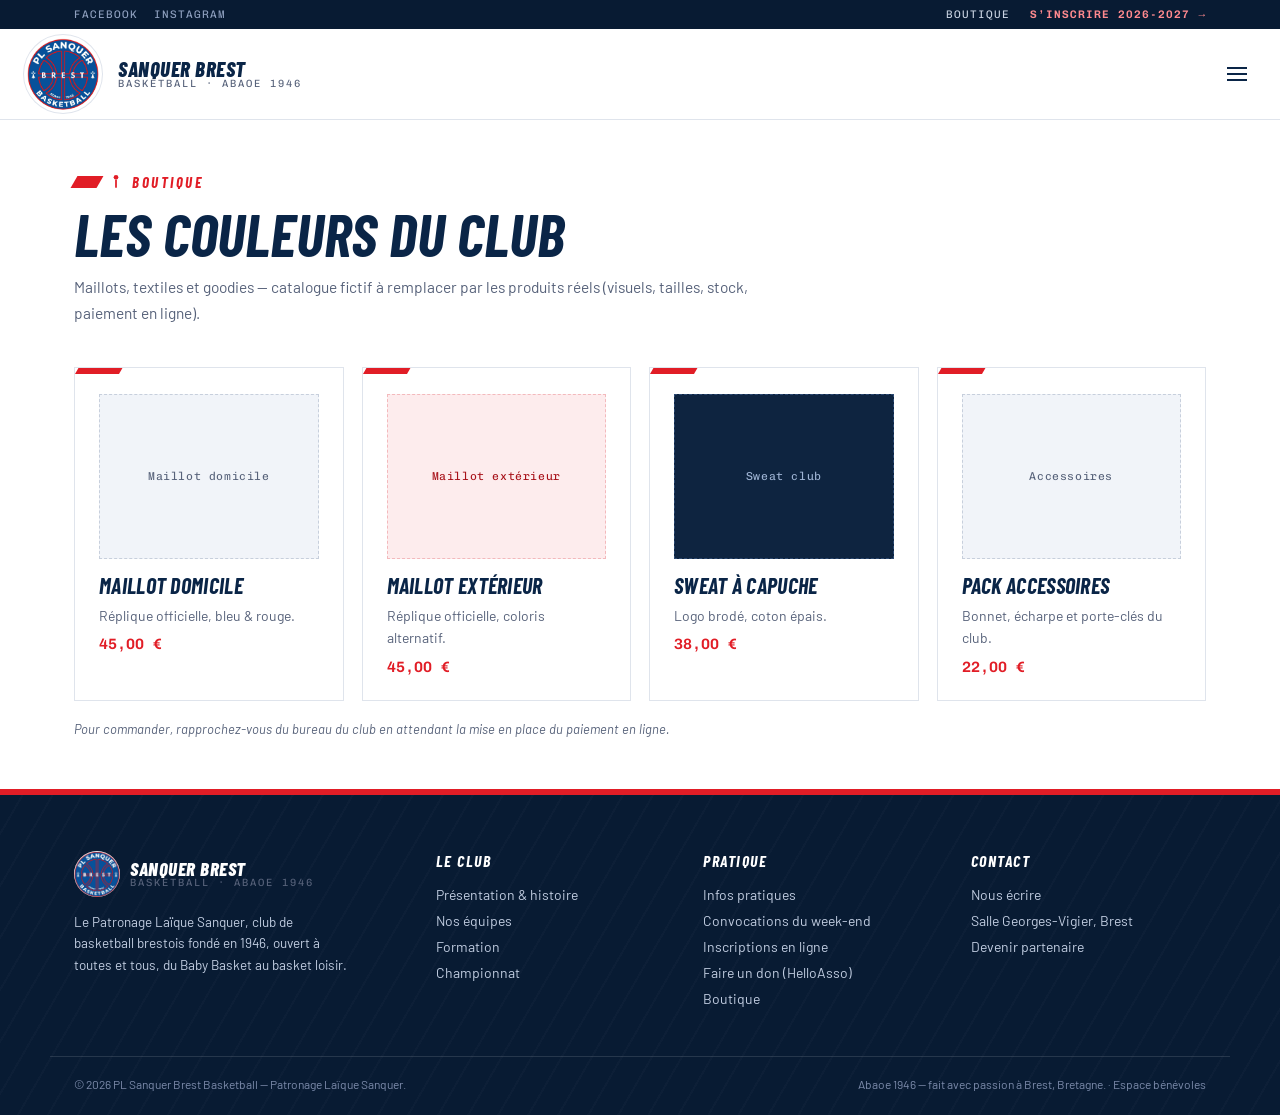
<file: pages/boutique.html>
<!DOCTYPE html>
<html lang="fr">
<head>
<meta charset="UTF-8">
<meta name="viewport" content="width=device-width, initial-scale=1.0">
<title>Boutique &mdash; PL Sanquer Brest Basketball</title>
<meta name="description" content="PL Sanquer Brest Basketball — club de basket brestois fondé en 1946. Équipes, championnats, école de basket, inscriptions et vie du club.">
<link rel="preconnect" href="https://fonts.googleapis.com">
<link rel="preconnect" href="https://fonts.gstatic.com" crossorigin>
<link href="https://fonts.googleapis.com/css2?family=Barlow:ital,wght@0,400;0,500;0,600;0,700;1,600;1,700&family=Barlow+Condensed:ital,wght@0,600;0,700;0,800;1,600;1,700;1,800&family=Chivo+Mono:ital,wght@0,500;0,600&display=swap" rel="stylesheet">
<link rel="stylesheet" href="../assets/css/styles.css">
</head>
<body>

<header>
  <div class="topbar">
    <div class="wrap topbar-inner">
      <div class="topbar-social">
        <a href="#" class="topbar-social-link">Facebook</a>
        <a href="#" class="topbar-social-link">Instagram</a>
      </div>
      <div class="topbar-right">
        <a href="../pages/boutique.html" class="topbar-link">Boutique</a>
        <a href="https://inscription.plmsanquer.org/" class="topbar-link accent" target="_blank" rel="noopener">S&rsquo;inscrire 2026-2027 &rarr;</a>
      </div>
    </div>
  </div>
  <div class="navbar">
    <a class="brand" href="../index.html">
      <img src="../assets/images/logo.jpg" alt="Blason PL Sanquer Brest Basketball">
      <div class="brand-text">
        <b>SANQUER BREST</b>
        <span>BASKETBALL &middot; ABAOE 1946</span>
      </div>
    </a>
    <nav class="links" id="navLinks">
      <a href="../index.html">Accueil</a>
      <a href="../pages/club.html">Le Club</a>
      <a href="../pages/equipes.html">Nos Équipes</a>
      <a href="../pages/convocations.html">Convocations</a>
      <a href="../pages/championnat.html">Championnat</a>
      <a href="../pages/formation.html">Formation</a>
      <a href="../pages/infos.html">Infos pratiques</a>
      <a href="../pages/partenariat.html">Partenariat</a>
      <a href="../pages/presse.html">Presse</a>
      <a href="../pages/photos.html">Photos</a>
      <a href="../pages/contact.html">Contact</a>
    </nav>
    <button class="burger" id="burgerBtn" aria-label="Ouvrir le menu" aria-expanded="false"><span></span></button>
  </div>
</header>

<main>

<div class="page active" id="boutique">
  <section class="tight">
    <div class="wrap">
      <div class="head reveal">
        <div class="eyebrow"><span class="ermine"><svg viewBox="0 0 20 24" fill="currentColor"><rect x="8.5" y="8" width="3" height="14" rx="1"/><circle cx="10" cy="4" r="4"/></svg></span>Boutique</div>
        <h2>Les couleurs du club</h2>
        <p>Maillots, textiles et goodies &mdash; catalogue fictif &agrave; remplacer par les produits r&eacute;els (visuels, tailles, stock, paiement en ligne).</p>
      </div>
      <div class="grid grid-4">
        <div class="card reveal">
          <div class="ph" style="margin-bottom:14px;"><span>Maillot domicile</span></div>
          <h3>Maillot Domicile</h3><p>R&eacute;plique officielle, bleu &amp; rouge.</p>
          <div class="price" style="margin-top:8px;">45,00 &euro;</div>
        </div>
        <div class="card reveal">
          <div class="ph rouge" style="margin-bottom:14px;"><span>Maillot ext&eacute;rieur</span></div>
          <h3>Maillot Ext&eacute;rieur</h3><p>R&eacute;plique officielle, coloris alternatif.</p>
          <div class="price" style="margin-top:8px;">45,00 &euro;</div>
        </div>
        <div class="card reveal">
          <div class="ph wood" style="margin-bottom:14px;"><span>Sweat club</span></div>
          <h3>Sweat &agrave; capuche</h3><p>Logo brod&eacute;, coton &eacute;pais.</p>
          <div class="price" style="margin-top:8px;">38,00 &euro;</div>
        </div>
        <div class="card reveal">
          <div class="ph" style="margin-bottom:14px;"><span>Accessoires</span></div>
          <h3>Pack Accessoires</h3><p>Bonnet, &eacute;charpe et porte-cl&eacute;s du club.</p>
          <div class="price" style="margin-top:8px;">22,00 &euro;</div>
        </div>
      </div>
      <p class="note">Pour commander, rapprochez-vous du bureau du club en attendant la mise en place du paiement en ligne.</p>
    </div>
  </section>
</div>

</main>

<footer>
  <div class="wrap foot-grid">
    <div>
      <div class="brand">
        <img src="../assets/images/logo.jpg" alt="Blason du club">
        <div class="brand-text"><b>SANQUER BREST</b><span>BASKETBALL &middot; ABAOE 1946</span></div>
      </div>
      <p style="font-size:13.5px;line-height:1.6;max-width:280px;">Le Patronage La&iuml;que Sanquer, club de basketball brestois fond&eacute; en 1946, ouvert &agrave; toutes et tous, du Baby Basket au basket loisir.</p>
    </div>
    <div>
      <h4>Le Club</h4>
      <ul>
        <li><a href="../pages/club.html">Pr&eacute;sentation &amp; histoire</a></li>
        <li><a href="../pages/equipes.html">Nos &eacute;quipes</a></li>
        <li><a href="../pages/formation.html">Formation</a></li>
        <li><a href="../pages/championnat.html">Championnat</a></li>
      </ul>
    </div>
    <div>
      <h4>Pratique</h4>
      <ul>
        <li><a href="../pages/infos.html">Infos pratiques</a></li>
        <li><a href="../pages/convocations.html">Convocations du week-end</a></li>
        <li><a href="https://inscription.plmsanquer.org/" target="_blank" rel="noopener">Inscriptions en ligne</a></li>
        <li><a href="https://www.helloasso.com/associations/patronage-laique-sanquer/formulaires/1" target="_blank" rel="noopener">Faire un don (HelloAsso)</a></li>
        <li><a href="../pages/boutique.html">Boutique</a></li>
      </ul>
    </div>
    <div>
      <h4>Contact</h4>
      <ul>
        <li><a href="../pages/contact.html">Nous &eacute;crire</a></li>
        <li>Salle Georges-Vigier, Brest</li>
        <li><a href="../pages/partenariat.html">Devenir partenaire</a></li>
      </ul>
    </div>
  </div>
  <div class="wrap foot-bottom">
    <span>&copy; <span id="footYear">2026</span> PL Sanquer Brest Basketball &mdash; Patronage La&iuml;que Sanquer.</span>
    <span>Abaoe 1946 &mdash; fait avec passion &agrave; Brest, Bretagne. &middot; <a href="../admin/" rel="nofollow">Espace b&eacute;n&eacute;voles</a></span>
  </div>
</footer>

<script src="../assets/js/script.js"></script>

</body>
</html>
</file>
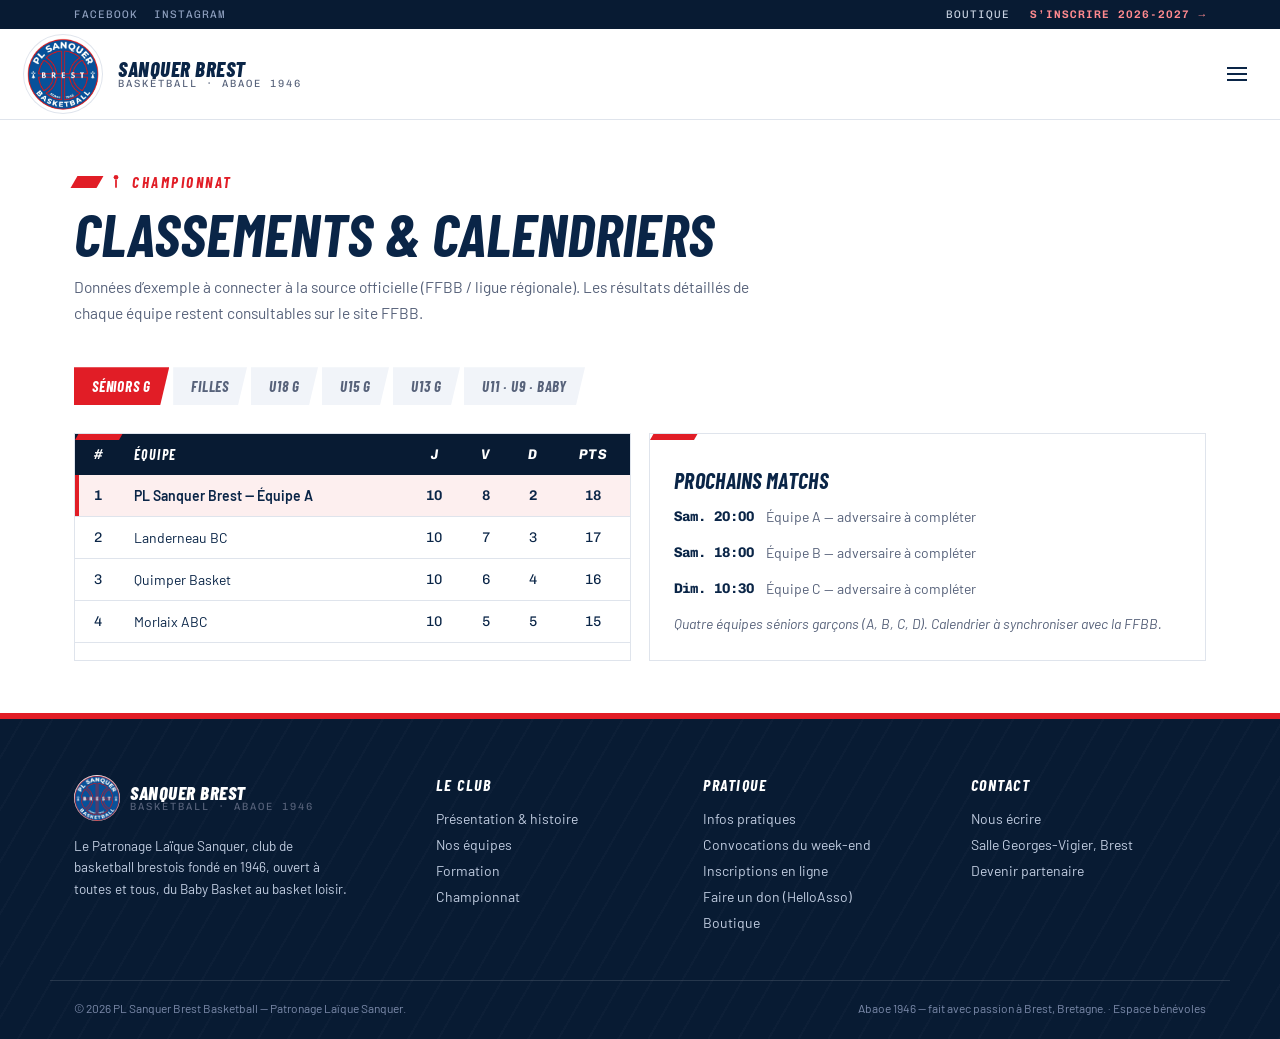
<file: pages/championnat.html>
<!DOCTYPE html>
<html lang="fr">
<head>
<meta charset="UTF-8">
<meta name="viewport" content="width=device-width, initial-scale=1.0">
<title>Championnat &mdash; PL Sanquer Brest Basketball</title>
<meta name="description" content="PL Sanquer Brest Basketball — club de basket brestois fondé en 1946. Équipes, championnats, école de basket, inscriptions et vie du club.">
<link rel="preconnect" href="https://fonts.googleapis.com">
<link rel="preconnect" href="https://fonts.gstatic.com" crossorigin>
<link href="https://fonts.googleapis.com/css2?family=Barlow:ital,wght@0,400;0,500;0,600;0,700;1,600;1,700&family=Barlow+Condensed:ital,wght@0,600;0,700;0,800;1,600;1,700;1,800&family=Chivo+Mono:ital,wght@0,500;0,600&display=swap" rel="stylesheet">
<link rel="stylesheet" href="../assets/css/styles.css">
</head>
<body>

<header>
  <div class="topbar">
    <div class="wrap topbar-inner">
      <div class="topbar-social">
        <a href="#" class="topbar-social-link">Facebook</a>
        <a href="#" class="topbar-social-link">Instagram</a>
      </div>
      <div class="topbar-right">
        <a href="../pages/boutique.html" class="topbar-link">Boutique</a>
        <a href="https://inscription.plmsanquer.org/" class="topbar-link accent" target="_blank" rel="noopener">S&rsquo;inscrire 2026-2027 &rarr;</a>
      </div>
    </div>
  </div>
  <div class="navbar">
    <a class="brand" href="../index.html">
      <img src="../assets/images/logo.jpg" alt="Blason PL Sanquer Brest Basketball">
      <div class="brand-text">
        <b>SANQUER BREST</b>
        <span>BASKETBALL &middot; ABAOE 1946</span>
      </div>
    </a>
    <nav class="links" id="navLinks">
      <a href="../index.html">Accueil</a>
      <a href="../pages/club.html">Le Club</a>
      <a href="../pages/equipes.html">Nos Équipes</a>
      <a href="../pages/convocations.html">Convocations</a>
      <a href="../pages/championnat.html" class="active">Championnat</a>
      <a href="../pages/formation.html">Formation</a>
      <a href="../pages/infos.html">Infos pratiques</a>
      <a href="../pages/partenariat.html">Partenariat</a>
      <a href="../pages/presse.html">Presse</a>
      <a href="../pages/photos.html">Photos</a>
      <a href="../pages/contact.html">Contact</a>
    </nav>
    <button class="burger" id="burgerBtn" aria-label="Ouvrir le menu" aria-expanded="false"><span></span></button>
  </div>
</header>

<main>

<div class="page active" id="championnat">
  <section class="tight">
    <div class="wrap">
      <div class="head reveal">
        <div class="eyebrow"><span class="ermine"><svg viewBox="0 0 20 24" fill="currentColor"><rect x="8.5" y="8" width="3" height="14" rx="1"/><circle cx="10" cy="4" r="4"/></svg></span>Championnat</div>
        <h2>Classements &amp; calendriers</h2>
        <p>Donn&eacute;es d&rsquo;exemple &agrave; connecter &agrave; la source officielle (FFBB / ligue r&eacute;gionale). Les r&eacute;sultats d&eacute;taill&eacute;s de chaque &eacute;quipe restent consultables sur le site FFBB.</p>
      </div>

      <div class="cat-tabs reveal" id="catTabs" role="tablist">
        <button class="cat-tab active" data-cat="seniors">S&eacute;niors G</button>
        <button class="cat-tab" data-cat="filles">Filles</button>
        <button class="cat-tab" data-cat="u18">U18 G</button>
        <button class="cat-tab" data-cat="u15">U15 G</button>
        <button class="cat-tab" data-cat="u13">U13 G</button>
        <button class="cat-tab" data-cat="ecole">U11 &middot; U9 &middot; Baby</button>
      </div>

      <div class="cat-panel active" data-cat="seniors">
        <div class="grid grid-2">
          <div class="card table-card">
            <table>
              <thead><tr><th class="num">#</th><th>&Eacute;quipe</th><th class="num">J</th><th class="num">V</th><th class="num">D</th><th class="num">Pts</th></tr></thead>
              <tbody><tr class="nous"><td class="num mono">1</td><td>PL Sanquer Brest — &Eacute;quipe A</td><td class="num mono">10</td><td class="num mono">8</td><td class="num mono">2</td><td class="num mono">18</td></tr><tr><td class="num mono">2</td><td>Landerneau BC</td><td class="num mono">10</td><td class="num mono">7</td><td class="num mono">3</td><td class="num mono">17</td></tr><tr><td class="num mono">3</td><td>Quimper Basket</td><td class="num mono">10</td><td class="num mono">6</td><td class="num mono">4</td><td class="num mono">16</td></tr><tr><td class="num mono">4</td><td>Morlaix ABC</td><td class="num mono">10</td><td class="num mono">5</td><td class="num mono">5</td><td class="num mono">15</td></tr></tbody>
            </table>
          </div>
          <div class="card">
            <h3 style="margin-bottom:14px;">Prochains matchs</h3>
            <div class="info-line"><b class="mono">Sam. 20:00</b> &Eacute;quipe A &mdash; adversaire &agrave; compl&eacute;ter</div>
            <div class="info-line"><b class="mono">Sam. 18:00</b> &Eacute;quipe B &mdash; adversaire &agrave; compl&eacute;ter</div>
            <div class="info-line"><b class="mono">Dim. 10:30</b> &Eacute;quipe C &mdash; adversaire &agrave; compl&eacute;ter</div>
            <p class="note">Quatre &eacute;quipes s&eacute;niors gar&ccedil;ons (A, B, C, D). Calendrier &agrave; synchroniser avec la FFBB.</p>
          </div>
        </div>
      </div>

      <div class="cat-panel" data-cat="filles">
        <div class="grid grid-2">
          <div class="card table-card">
            <table>
              <thead><tr><th class="num">#</th><th>&Eacute;quipe</th><th class="num">J</th><th class="num">V</th><th class="num">D</th><th class="num">Pts</th></tr></thead>
              <tbody><tr><td class="num mono">1</td><td>Guipavas Basket</td><td class="num mono">8</td><td class="num mono">7</td><td class="num mono">1</td><td class="num mono">15</td></tr><tr class="nous"><td class="num mono">2</td><td>PL Sanquer Brest — U18 F</td><td class="num mono">8</td><td class="num mono">6</td><td class="num mono">2</td><td class="num mono">14</td></tr><tr><td class="num mono">3</td><td>St-Renan BC</td><td class="num mono">8</td><td class="num mono">4</td><td class="num mono">4</td><td class="num mono">12</td></tr></tbody>
            </table>
          </div>
          <div class="card">
            <h3 style="margin-bottom:14px;">Nos &eacute;quipes filles</h3>
            <div class="info-line"><b>U18</b> Championnat territorial</div>
            <div class="info-line"><b>U13</b> Championnat d&eacute;partemental</div>
            <div class="info-line"><b>U11</b> Plateaux d&eacute;partementaux</div>
            <p class="note">Classements et calendriers &agrave; connecter &agrave; la source FFBB.</p>
          </div>
        </div>
      </div>

      <div class="cat-panel" data-cat="u18">
        <div class="grid grid-2">
          <div class="card table-card">
            <table>
              <thead><tr><th class="num">#</th><th>&Eacute;quipe</th><th class="num">J</th><th class="num">V</th><th class="num">D</th><th class="num">Pts</th></tr></thead>
              <tbody><tr class="nous"><td class="num mono">1</td><td>PL Sanquer Brest — U18 A</td><td class="num mono">6</td><td class="num mono">5</td><td class="num mono">1</td><td class="num mono">11</td></tr><tr><td class="num mono">2</td><td>&Eacute;quipe adverse</td><td class="num mono">6</td><td class="num mono">4</td><td class="num mono">2</td><td class="num mono">10</td></tr></tbody>
            </table>
          </div>
          <div class="card">
            <h3 style="margin-bottom:14px;">Prochains matchs</h3>
            <p class="note">Deux &eacute;quipes U18 (A et B). Calendrier &agrave; compl&eacute;ter.</p>
          </div>
        </div>
      </div>

      <div class="cat-panel" data-cat="u15">
        <div class="grid grid-2">
          <div class="card table-card">
            <table>
              <thead><tr><th class="num">#</th><th>&Eacute;quipe</th><th class="num">J</th><th class="num">V</th><th class="num">D</th><th class="num">Pts</th></tr></thead>
              <tbody><tr class="nous"><td class="num mono">1</td><td>PL Sanquer Brest — U15 A</td><td class="num mono">6</td><td class="num mono">4</td><td class="num mono">2</td><td class="num mono">10</td></tr><tr><td class="num mono">2</td><td>&Eacute;quipe adverse</td><td class="num mono">6</td><td class="num mono">3</td><td class="num mono">3</td><td class="num mono">9</td></tr></tbody>
            </table>
          </div>
          <div class="card">
            <h3 style="margin-bottom:14px;">Prochains matchs</h3>
            <p class="note">Deux &eacute;quipes U15 (A et B). Calendrier &agrave; compl&eacute;ter.</p>
          </div>
        </div>
      </div>

      <div class="cat-panel" data-cat="u13">
        <div class="grid grid-2">
          <div class="card table-card">
            <table>
              <thead><tr><th class="num">#</th><th>&Eacute;quipe</th><th class="num">J</th><th class="num">V</th><th class="num">D</th><th class="num">Pts</th></tr></thead>
              <tbody><tr class="nous"><td class="num mono">1</td><td>PL Sanquer Brest — U13 A</td><td class="num mono">6</td><td class="num mono">4</td><td class="num mono">2</td><td class="num mono">10</td></tr><tr><td class="num mono">2</td><td>&Eacute;quipe adverse</td><td class="num mono">6</td><td class="num mono">3</td><td class="num mono">3</td><td class="num mono">9</td></tr></tbody>
            </table>
          </div>
          <div class="card">
            <h3 style="margin-bottom:14px;">Prochains matchs</h3>
            <p class="note">Deux &eacute;quipes U13 (A et B). Calendrier &agrave; compl&eacute;ter.</p>
          </div>
        </div>
      </div>

      <div class="cat-panel" data-cat="ecole">
        <div class="grid grid-2">
          <div class="card table-card">
            <table>
              <thead><tr><th>Plateau</th><th>Date</th><th>Lieu</th></tr></thead>
              <tbody>
                <tr><td>Plateau U11</td><td class="mono">Sam. 10:00</td><td>Salle Georges-Vigier</td></tr>
                <tr><td>Plateau U9</td><td class="mono">Sam. 11:15</td><td>Salle Georges-Vigier</td></tr>
                <tr><td>Baby Basket</td><td class="mono">Sam. matin</td><td>&Agrave; l&rsquo;ext&eacute;rieur</td></tr>
              </tbody>
            </table>
          </div>
          <div class="card">
            <h3 style="margin-bottom:14px;">&Agrave; savoir</h3>
            <p style="color:var(--ardoise);font-size:14px;line-height:1.6;">U11, U9 et Baby Basket&nbsp;: rencontres et plateaux ludiques, sans classement officiel. Les convocations de la semaine pr&eacute;cisent les horaires exacts.</p>
            <div style="margin-top:14px;"><a class="btn btn-ghost" href="convocations.html">Voir les convocations</a></div>
          </div>
        </div>
      </div>

    </div>
  </section>
</div>

</main>

<footer>
  <div class="wrap foot-grid">
    <div>
      <div class="brand">
        <img src="../assets/images/logo.jpg" alt="Blason du club">
        <div class="brand-text"><b>SANQUER BREST</b><span>BASKETBALL &middot; ABAOE 1946</span></div>
      </div>
      <p style="font-size:13.5px;line-height:1.6;max-width:280px;">Le Patronage La&iuml;que Sanquer, club de basketball brestois fond&eacute; en 1946, ouvert &agrave; toutes et tous, du Baby Basket au basket loisir.</p>
    </div>
    <div>
      <h4>Le Club</h4>
      <ul>
        <li><a href="../pages/club.html">Pr&eacute;sentation &amp; histoire</a></li>
        <li><a href="../pages/equipes.html">Nos &eacute;quipes</a></li>
        <li><a href="../pages/formation.html">Formation</a></li>
        <li><a href="../pages/championnat.html">Championnat</a></li>
      </ul>
    </div>
    <div>
      <h4>Pratique</h4>
      <ul>
        <li><a href="../pages/infos.html">Infos pratiques</a></li>
        <li><a href="../pages/convocations.html">Convocations du week-end</a></li>
        <li><a href="https://inscription.plmsanquer.org/" target="_blank" rel="noopener">Inscriptions en ligne</a></li>
        <li><a href="https://www.helloasso.com/associations/patronage-laique-sanquer/formulaires/1" target="_blank" rel="noopener">Faire un don (HelloAsso)</a></li>
        <li><a href="../pages/boutique.html">Boutique</a></li>
      </ul>
    </div>
    <div>
      <h4>Contact</h4>
      <ul>
        <li><a href="../pages/contact.html">Nous &eacute;crire</a></li>
        <li>Salle Georges-Vigier, Brest</li>
        <li><a href="../pages/partenariat.html">Devenir partenaire</a></li>
      </ul>
    </div>
  </div>
  <div class="wrap foot-bottom">
    <span>&copy; <span id="footYear">2026</span> PL Sanquer Brest Basketball &mdash; Patronage La&iuml;que Sanquer.</span>
    <span>Abaoe 1946 &mdash; fait avec passion &agrave; Brest, Bretagne. &middot; <a href="../admin/" rel="nofollow">Espace b&eacute;n&eacute;voles</a></span>
  </div>
</footer>

<script src="../assets/js/script.js"></script>

</body>
</html>
</file>
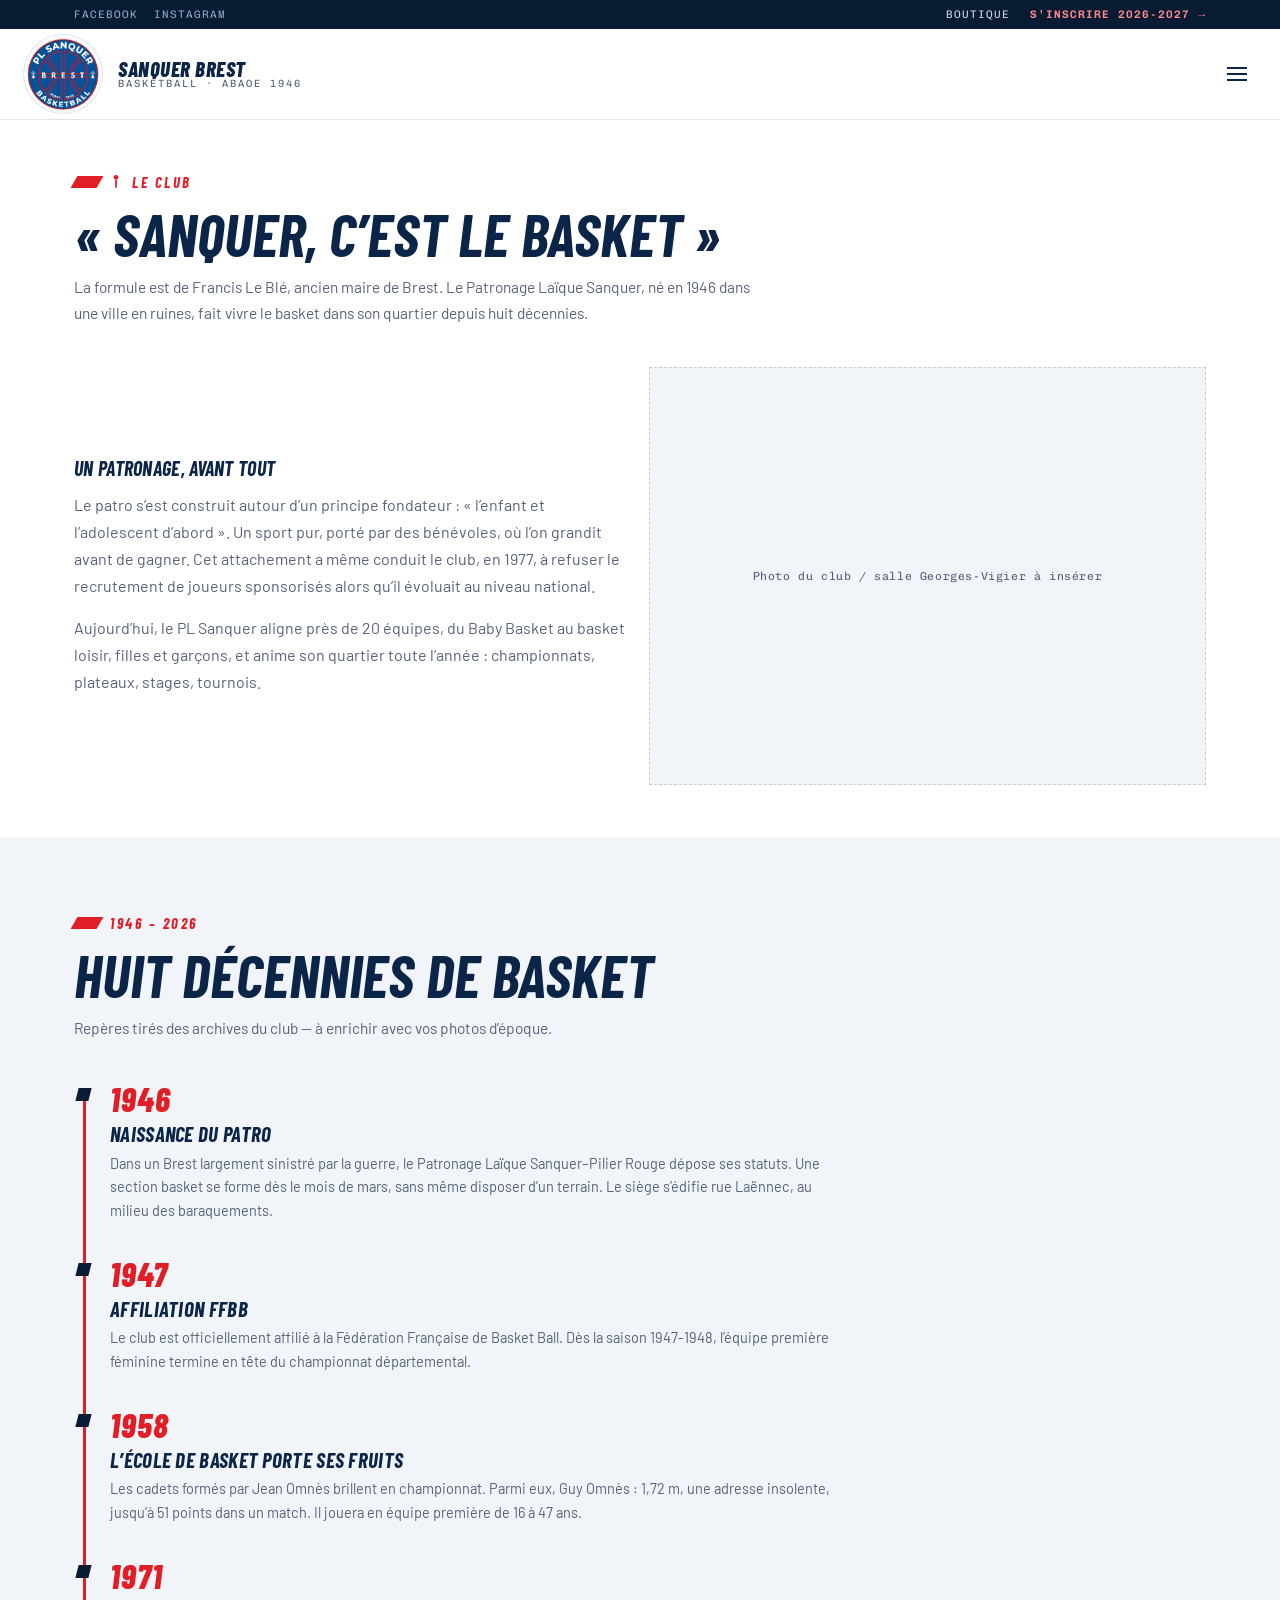
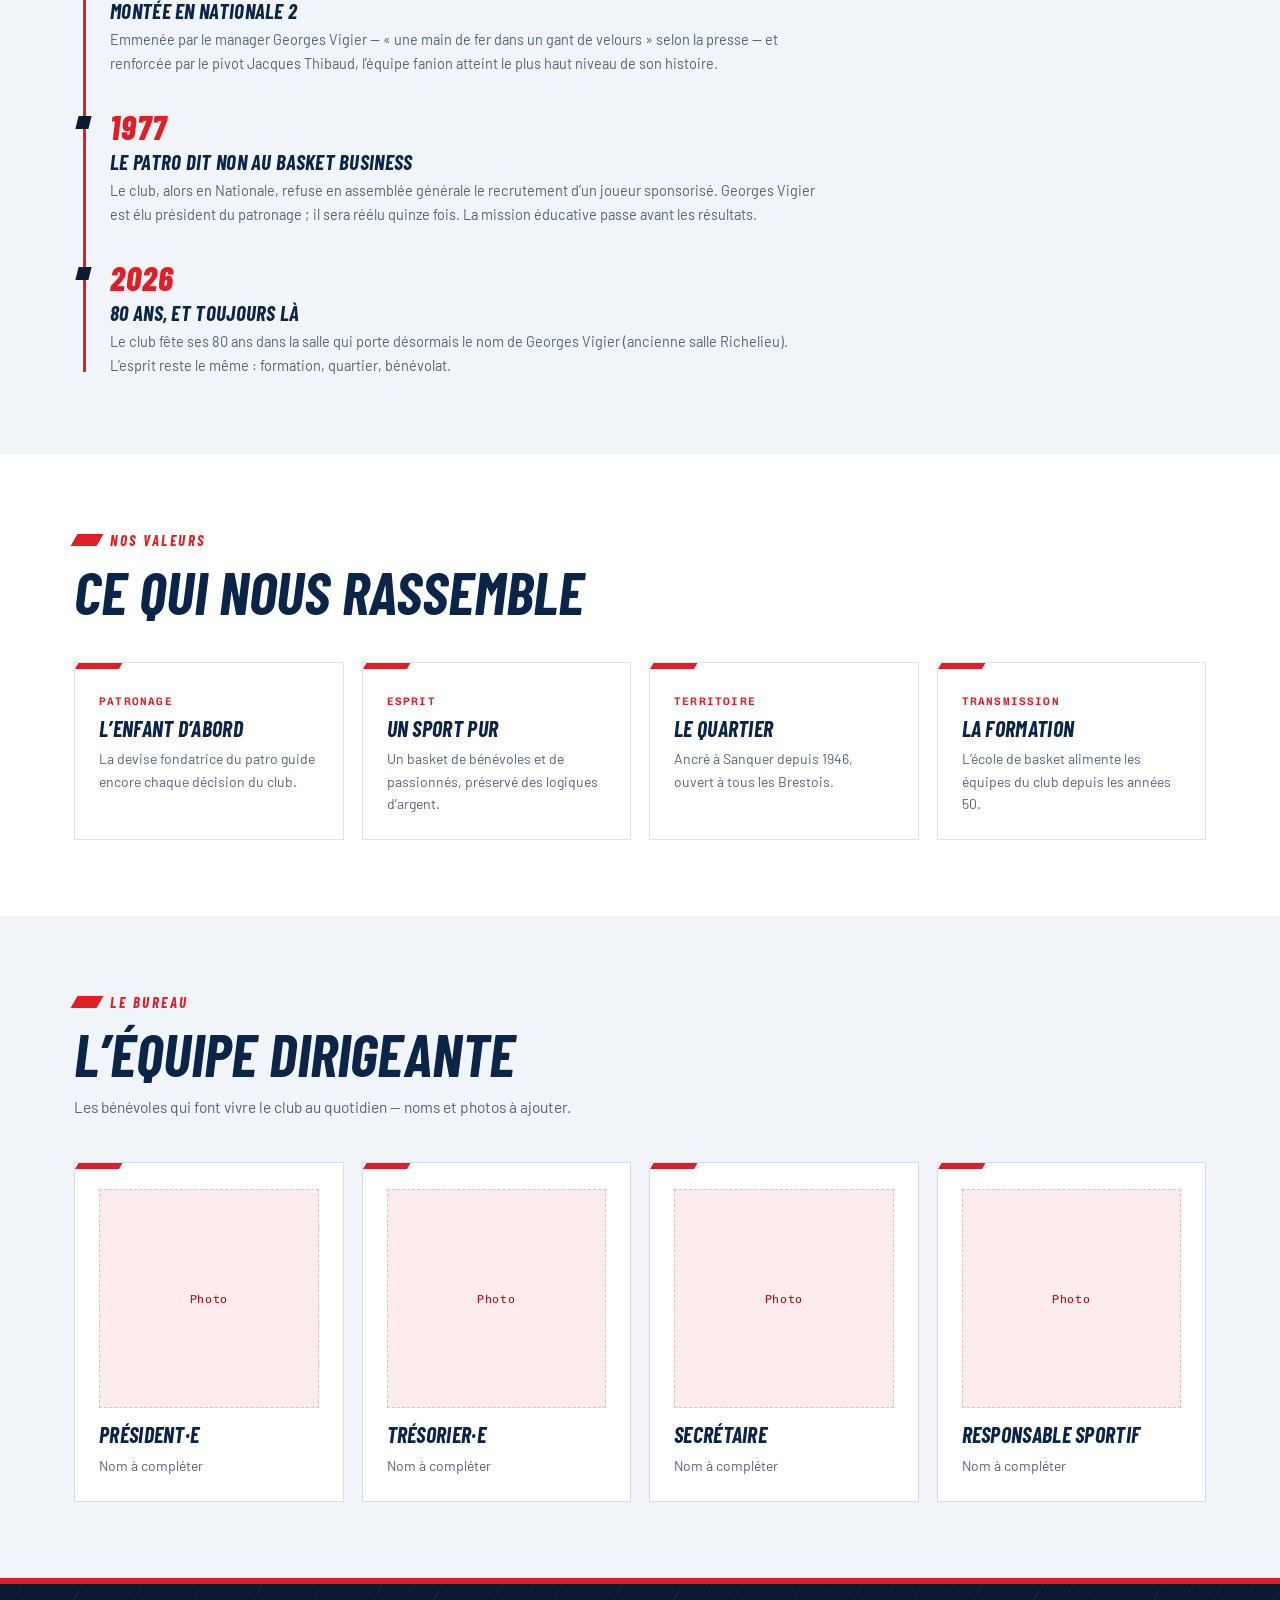
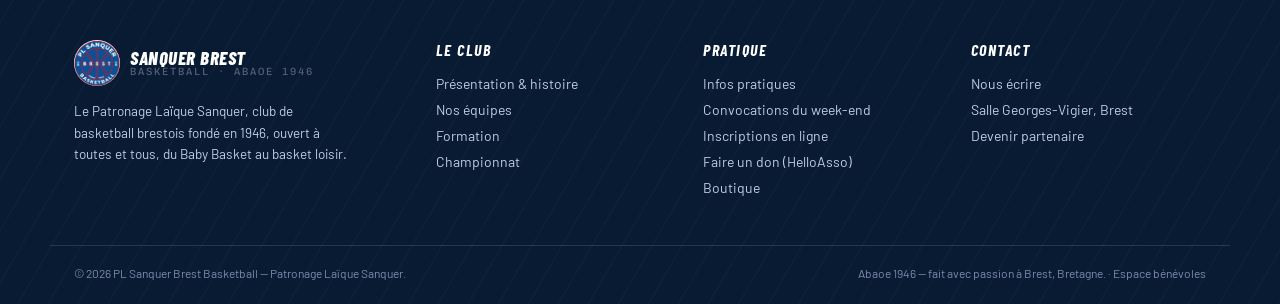
<file: pages/club.html>
<!DOCTYPE html>
<html lang="fr">
<head>
<meta charset="UTF-8">
<meta name="viewport" content="width=device-width, initial-scale=1.0">
<title>Le Club &mdash; PL Sanquer Brest Basketball</title>
<meta name="description" content="PL Sanquer Brest Basketball — club de basket brestois fondé en 1946. Équipes, championnats, école de basket, inscriptions et vie du club.">
<link rel="preconnect" href="https://fonts.googleapis.com">
<link rel="preconnect" href="https://fonts.gstatic.com" crossorigin>
<link href="https://fonts.googleapis.com/css2?family=Barlow:ital,wght@0,400;0,500;0,600;0,700;1,600;1,700&family=Barlow+Condensed:ital,wght@0,600;0,700;0,800;1,600;1,700;1,800&family=Chivo+Mono:ital,wght@0,500;0,600&display=swap" rel="stylesheet">
<link rel="stylesheet" href="../assets/css/styles.css">
</head>
<body>

<header>
  <div class="topbar">
    <div class="wrap topbar-inner">
      <div class="topbar-social">
        <a href="#" class="topbar-social-link">Facebook</a>
        <a href="#" class="topbar-social-link">Instagram</a>
      </div>
      <div class="topbar-right">
        <a href="../pages/boutique.html" class="topbar-link">Boutique</a>
        <a href="https://inscription.plmsanquer.org/" class="topbar-link accent" target="_blank" rel="noopener">S&rsquo;inscrire 2026-2027 &rarr;</a>
      </div>
    </div>
  </div>
  <div class="navbar">
    <a class="brand" href="../index.html">
      <img src="../assets/images/logo.jpg" alt="Blason PL Sanquer Brest Basketball">
      <div class="brand-text">
        <b>SANQUER BREST</b>
        <span>BASKETBALL &middot; ABAOE 1946</span>
      </div>
    </a>
    <nav class="links" id="navLinks">
      <a href="../index.html">Accueil</a>
      <a href="../pages/club.html" class="active">Le Club</a>
      <a href="../pages/equipes.html">Nos Équipes</a>
      <a href="../pages/convocations.html">Convocations</a>
      <a href="../pages/championnat.html">Championnat</a>
      <a href="../pages/formation.html">Formation</a>
      <a href="../pages/infos.html">Infos pratiques</a>
      <a href="../pages/partenariat.html">Partenariat</a>
      <a href="../pages/presse.html">Presse</a>
      <a href="../pages/photos.html">Photos</a>
      <a href="../pages/contact.html">Contact</a>
    </nav>
    <button class="burger" id="burgerBtn" aria-label="Ouvrir le menu" aria-expanded="false"><span></span></button>
  </div>
</header>

<main>

<div class="page active" id="club">
  <section class="tight">
    <div class="wrap">
      <div class="head reveal">
        <div class="eyebrow"><span class="ermine"><svg viewBox="0 0 20 24" fill="currentColor"><rect x="8.5" y="8" width="3" height="14" rx="1"/><circle cx="10" cy="4" r="4"/></svg></span>Le Club</div>
        <h2>&laquo;&nbsp;Sanquer, c&rsquo;est le basket&nbsp;&raquo;</h2>
        <p>La formule est de Francis Le Bl&eacute;, ancien maire de Brest. Le Patronage La&iuml;que Sanquer, n&eacute; en 1946 dans une ville en ruines, fait vivre le basket dans son quartier depuis huit d&eacute;cennies.</p>
      </div>
      <div class="grid grid-2" style="align-items:center;">
        <div class="reveal">
          <h3 style="font-size:20px;margin-bottom:12px;">Un patronage, avant tout</h3>
          <p style="color:var(--ardoise);line-height:1.7;">Le patro s&rsquo;est construit autour d&rsquo;un principe fondateur&nbsp;: &laquo;&nbsp;l&rsquo;enfant et l&rsquo;adolescent d&rsquo;abord&nbsp;&raquo;. Un sport pur, port&eacute; par des b&eacute;n&eacute;voles, o&ugrave; l&rsquo;on grandit avant de gagner. Cet attachement a m&ecirc;me conduit le club, en 1977, &agrave; refuser le recrutement de joueurs sponsoris&eacute;s alors qu&rsquo;il &eacute;voluait au niveau national.</p>
          <p style="color:var(--ardoise);line-height:1.7;margin-top:14px;">Aujourd&rsquo;hui, le PL Sanquer aligne pr&egrave;s de 20 &eacute;quipes, du Baby Basket au basket loisir, filles et gar&ccedil;ons, et anime son quartier toute l&rsquo;ann&eacute;e&nbsp;: championnats, plateaux, stages, tournois.</p>
        </div>
        <div class="ph reveal"><span>Photo du club / salle Georges-Vigier &agrave; ins&eacute;rer</span></div>
      </div>
    </div>
  </section>

  <section class="light">
    <div class="wrap">
      <div class="head reveal">
        <div class="eyebrow">1946 &ndash; 2026</div>
        <h2>Huit d&eacute;cennies de basket</h2>
        <p>Rep&egrave;res tir&eacute;s des archives du club &mdash; &agrave; enrichir avec vos photos d&rsquo;&eacute;poque.</p>
      </div>
      <div class="frise reveal">
        <div class="frise-item">
          <div class="frise-date mono">1946</div>
          <h3>Naissance du patro</h3>
          <p>Dans un Brest largement sinistr&eacute; par la guerre, le Patronage La&iuml;que Sanquer&ndash;Pilier Rouge d&eacute;pose ses statuts. Une section basket se forme d&egrave;s le mois de mars, sans m&ecirc;me disposer d&rsquo;un terrain. Le si&egrave;ge s&rsquo;&eacute;difie rue La&euml;nnec, au milieu des baraquements.</p>
        </div>
        <div class="frise-item">
          <div class="frise-date mono">1947</div>
          <h3>Affiliation FFBB</h3>
          <p>Le club est officiellement affili&eacute; &agrave; la F&eacute;d&eacute;ration Fran&ccedil;aise de Basket Ball. D&egrave;s la saison 1947-1948, l&rsquo;&eacute;quipe premi&egrave;re f&eacute;minine termine en t&ecirc;te du championnat d&eacute;partemental.</p>
        </div>
        <div class="frise-item">
          <div class="frise-date mono">1958</div>
          <h3>L&rsquo;&eacute;cole de basket porte ses fruits</h3>
          <p>Les cadets form&eacute;s par Jean Omn&egrave;s brillent en championnat. Parmi eux, Guy Omn&egrave;s&nbsp;: 1,72&nbsp;m, une adresse insolente, jusqu&rsquo;&agrave; 51 points dans un match. Il jouera en &eacute;quipe premi&egrave;re de 16 &agrave; 47 ans.</p>
        </div>
        <div class="frise-item">
          <div class="frise-date mono">1971</div>
          <h3>Mont&eacute;e en Nationale 2</h3>
          <p>Emmen&eacute;e par le manager Georges Vigier &mdash; &laquo;&nbsp;une main de fer dans un gant de velours&nbsp;&raquo; selon la presse &mdash; et renforc&eacute;e par le pivot Jacques Thibaud, l&rsquo;&eacute;quipe fanion atteint le plus haut niveau de son histoire.</p>
        </div>
        <div class="frise-item">
          <div class="frise-date mono">1977</div>
          <h3>Le patro dit non au basket business</h3>
          <p>Le club, alors en Nationale, refuse en assembl&eacute;e g&eacute;n&eacute;rale le recrutement d&rsquo;un joueur sponsoris&eacute;. Georges Vigier est &eacute;lu pr&eacute;sident du patronage&nbsp;; il sera r&eacute;&eacute;lu quinze fois. La mission &eacute;ducative passe avant les r&eacute;sultats.</p>
        </div>
        <div class="frise-item">
          <div class="frise-date mono">2026</div>
          <h3>80 ans, et toujours l&agrave;</h3>
          <p>Le club f&ecirc;te ses 80 ans dans la salle qui porte d&eacute;sormais le nom de Georges Vigier (ancienne salle Richelieu). L&rsquo;esprit reste le m&ecirc;me&nbsp;: formation, quartier, b&eacute;n&eacute;volat.</p>
        </div>
      </div>
    </div>
  </section>

  <section>
    <div class="wrap">
      <div class="head reveal">
        <div class="eyebrow">Nos valeurs</div>
        <h2>Ce qui nous rassemble</h2>
      </div>
      <div class="grid grid-4">
        <div class="card reveal"><span class="tag">Patronage</span><h3>L&rsquo;enfant d&rsquo;abord</h3><p>La devise fondatrice du patro guide encore chaque d&eacute;cision du club.</p></div>
        <div class="card reveal"><span class="tag">Esprit</span><h3>Un sport pur</h3><p>Un basket de b&eacute;n&eacute;voles et de passionn&eacute;s, pr&eacute;serv&eacute; des logiques d&rsquo;argent.</p></div>
        <div class="card reveal"><span class="tag">Territoire</span><h3>Le quartier</h3><p>Ancr&eacute; &agrave; Sanquer depuis 1946, ouvert &agrave; tous les Brestois.</p></div>
        <div class="card reveal"><span class="tag">Transmission</span><h3>La formation</h3><p>L&rsquo;&eacute;cole de basket alimente les &eacute;quipes du club depuis les ann&eacute;es 50.</p></div>
      </div>
    </div>
  </section>

  <section class="light">
    <div class="wrap">
      <div class="head reveal">
        <div class="eyebrow">Le Bureau</div>
        <h2>L&rsquo;&eacute;quipe dirigeante</h2>
        <p>Les b&eacute;n&eacute;voles qui font vivre le club au quotidien &mdash; noms et photos &agrave; ajouter.</p>
      </div>
      <div class="grid grid-4">
        <div class="card reveal"><div class="ph rouge" style="aspect-ratio:1/1;margin-bottom:14px;"><span>Photo</span></div><h3>Pr&eacute;sident&middot;e</h3><p>Nom &agrave; compl&eacute;ter</p></div>
        <div class="card reveal"><div class="ph rouge" style="aspect-ratio:1/1;margin-bottom:14px;"><span>Photo</span></div><h3>Tr&eacute;sorier&middot;e</h3><p>Nom &agrave; compl&eacute;ter</p></div>
        <div class="card reveal"><div class="ph rouge" style="aspect-ratio:1/1;margin-bottom:14px;"><span>Photo</span></div><h3>Secr&eacute;taire</h3><p>Nom &agrave; compl&eacute;ter</p></div>
        <div class="card reveal"><div class="ph rouge" style="aspect-ratio:1/1;margin-bottom:14px;"><span>Photo</span></div><h3>Responsable sportif</h3><p>Nom &agrave; compl&eacute;ter</p></div>
      </div>
    </div>
  </section>
</div>

</main>

<footer>
  <div class="wrap foot-grid">
    <div>
      <div class="brand">
        <img src="../assets/images/logo.jpg" alt="Blason du club">
        <div class="brand-text"><b>SANQUER BREST</b><span>BASKETBALL &middot; ABAOE 1946</span></div>
      </div>
      <p style="font-size:13.5px;line-height:1.6;max-width:280px;">Le Patronage La&iuml;que Sanquer, club de basketball brestois fond&eacute; en 1946, ouvert &agrave; toutes et tous, du Baby Basket au basket loisir.</p>
    </div>
    <div>
      <h4>Le Club</h4>
      <ul>
        <li><a href="../pages/club.html">Pr&eacute;sentation &amp; histoire</a></li>
        <li><a href="../pages/equipes.html">Nos &eacute;quipes</a></li>
        <li><a href="../pages/formation.html">Formation</a></li>
        <li><a href="../pages/championnat.html">Championnat</a></li>
      </ul>
    </div>
    <div>
      <h4>Pratique</h4>
      <ul>
        <li><a href="../pages/infos.html">Infos pratiques</a></li>
        <li><a href="../pages/convocations.html">Convocations du week-end</a></li>
        <li><a href="https://inscription.plmsanquer.org/" target="_blank" rel="noopener">Inscriptions en ligne</a></li>
        <li><a href="https://www.helloasso.com/associations/patronage-laique-sanquer/formulaires/1" target="_blank" rel="noopener">Faire un don (HelloAsso)</a></li>
        <li><a href="../pages/boutique.html">Boutique</a></li>
      </ul>
    </div>
    <div>
      <h4>Contact</h4>
      <ul>
        <li><a href="../pages/contact.html">Nous &eacute;crire</a></li>
        <li>Salle Georges-Vigier, Brest</li>
        <li><a href="../pages/partenariat.html">Devenir partenaire</a></li>
      </ul>
    </div>
  </div>
  <div class="wrap foot-bottom">
    <span>&copy; <span id="footYear">2026</span> PL Sanquer Brest Basketball &mdash; Patronage La&iuml;que Sanquer.</span>
    <span>Abaoe 1946 &mdash; fait avec passion &agrave; Brest, Bretagne. &middot; <a href="../admin/" rel="nofollow">Espace b&eacute;n&eacute;voles</a></span>
  </div>
</footer>

<script src="../assets/js/script.js"></script>

</body>
</html>
</file>
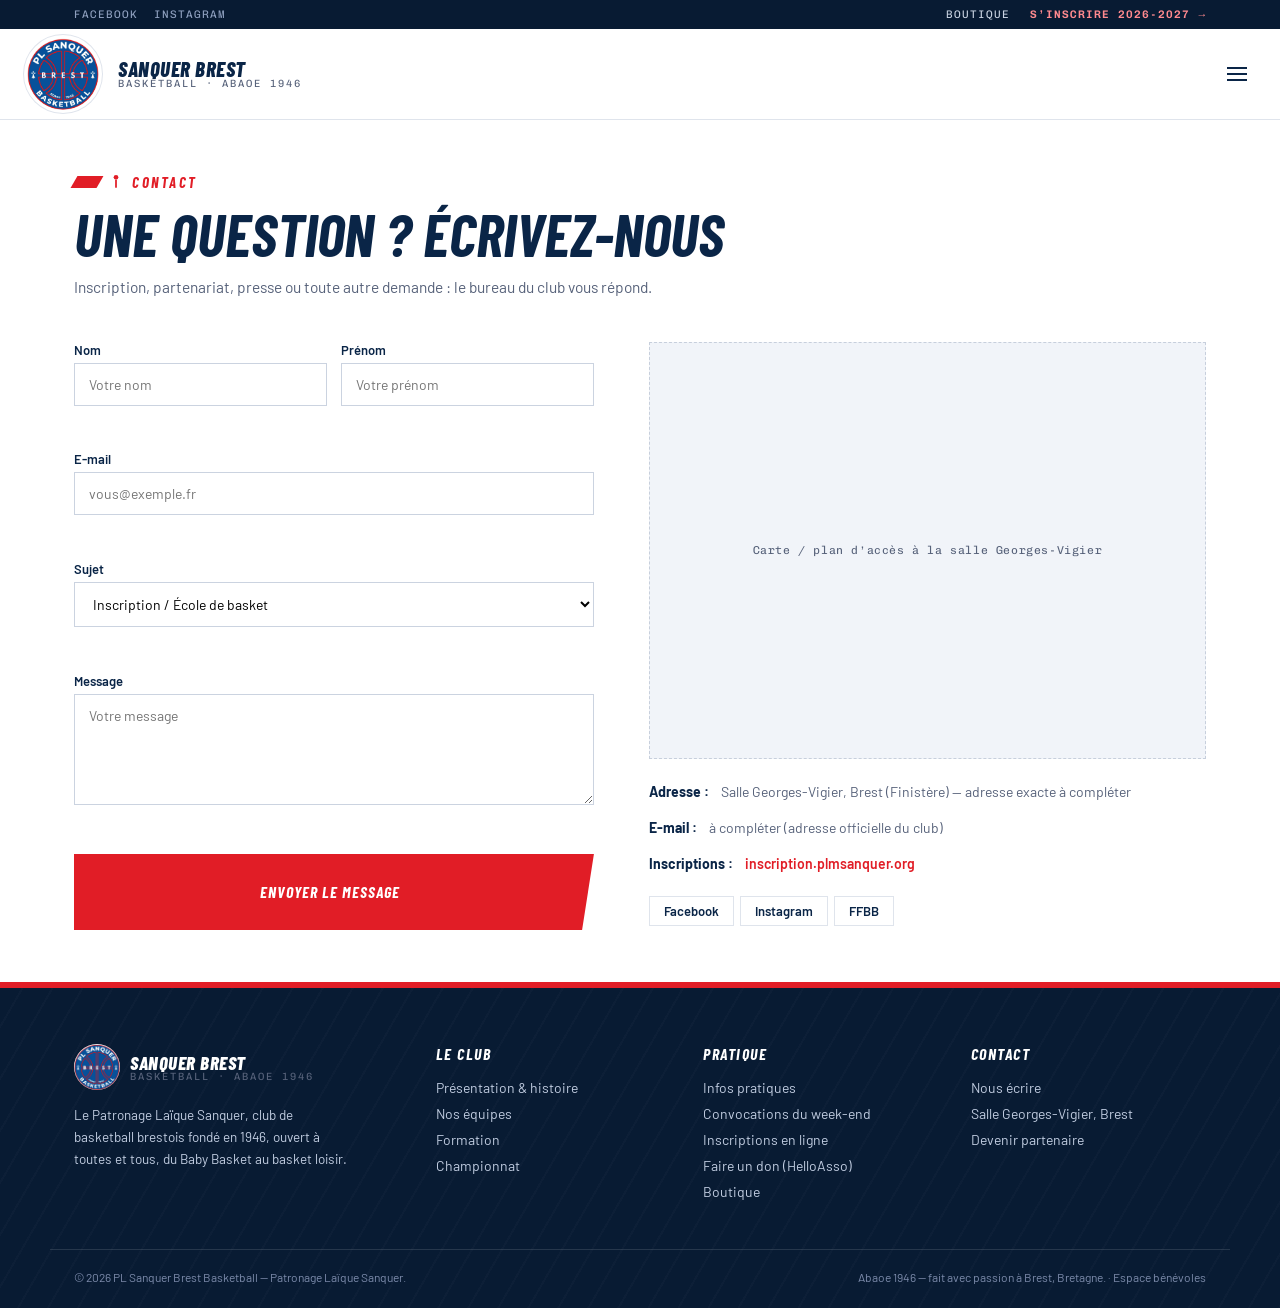
<file: pages/contact.html>
<!DOCTYPE html>
<html lang="fr">
<head>
<meta charset="UTF-8">
<meta name="viewport" content="width=device-width, initial-scale=1.0">
<title>Contact &mdash; PL Sanquer Brest Basketball</title>
<meta name="description" content="PL Sanquer Brest Basketball — club de basket brestois fondé en 1946. Équipes, championnats, école de basket, inscriptions et vie du club.">
<link rel="preconnect" href="https://fonts.googleapis.com">
<link rel="preconnect" href="https://fonts.gstatic.com" crossorigin>
<link href="https://fonts.googleapis.com/css2?family=Barlow:ital,wght@0,400;0,500;0,600;0,700;1,600;1,700&family=Barlow+Condensed:ital,wght@0,600;0,700;0,800;1,600;1,700;1,800&family=Chivo+Mono:ital,wght@0,500;0,600&display=swap" rel="stylesheet">
<link rel="stylesheet" href="../assets/css/styles.css">
</head>
<body>

<header>
  <div class="topbar">
    <div class="wrap topbar-inner">
      <div class="topbar-social">
        <a href="#" class="topbar-social-link">Facebook</a>
        <a href="#" class="topbar-social-link">Instagram</a>
      </div>
      <div class="topbar-right">
        <a href="../pages/boutique.html" class="topbar-link">Boutique</a>
        <a href="https://inscription.plmsanquer.org/" class="topbar-link accent" target="_blank" rel="noopener">S&rsquo;inscrire 2026-2027 &rarr;</a>
      </div>
    </div>
  </div>
  <div class="navbar">
    <a class="brand" href="../index.html">
      <img src="../assets/images/logo.jpg" alt="Blason PL Sanquer Brest Basketball">
      <div class="brand-text">
        <b>SANQUER BREST</b>
        <span>BASKETBALL &middot; ABAOE 1946</span>
      </div>
    </a>
    <nav class="links" id="navLinks">
      <a href="../index.html">Accueil</a>
      <a href="../pages/club.html">Le Club</a>
      <a href="../pages/equipes.html">Nos Équipes</a>
      <a href="../pages/convocations.html">Convocations</a>
      <a href="../pages/championnat.html">Championnat</a>
      <a href="../pages/formation.html">Formation</a>
      <a href="../pages/infos.html">Infos pratiques</a>
      <a href="../pages/partenariat.html">Partenariat</a>
      <a href="../pages/presse.html">Presse</a>
      <a href="../pages/photos.html">Photos</a>
      <a href="../pages/contact.html" class="active">Contact</a>
    </nav>
    <button class="burger" id="burgerBtn" aria-label="Ouvrir le menu" aria-expanded="false"><span></span></button>
  </div>
</header>

<main>

<div class="page active" id="contact">
  <section class="tight">
    <div class="wrap">
      <div class="head reveal">
        <div class="eyebrow"><span class="ermine"><svg viewBox="0 0 20 24" fill="currentColor"><rect x="8.5" y="8" width="3" height="14" rx="1"/><circle cx="10" cy="4" r="4"/></svg></span>Contact</div>
        <h2>Une question&nbsp;? &Eacute;crivez-nous</h2>
        <p>Inscription, partenariat, presse ou toute autre demande&nbsp;: le bureau du club vous r&eacute;pond.</p>
      </div>
      <div class="grid grid-2">
        <form class="form reveal" onsubmit="event.preventDefault();this.querySelector('.confirm').style.display='block';">
          <div class="row2">
            <div><label for="nom">Nom</label><input id="nom" type="text" placeholder="Votre nom" required></div>
            <div><label for="prenom">Pr&eacute;nom</label><input id="prenom" type="text" placeholder="Votre pr&eacute;nom" required></div>
          </div>
          <div><label for="email">E-mail</label><input id="email" type="email" placeholder="vous@exemple.fr" required></div>
          <div><label for="sujet">Sujet</label>
            <select id="sujet">
              <option>Inscription / &Eacute;cole de basket</option>
              <option>Partenariat</option>
              <option>Presse</option>
              <option>Autre demande</option>
            </select>
          </div>
          <div><label for="msg">Message</label><textarea id="msg" rows="5" placeholder="Votre message" required></textarea></div>
          <button type="submit" class="btn btn-rouge" style="justify-content:center;">Envoyer le message</button>
          <p class="confirm" style="display:none;color:var(--bleu);font-size:13.5px;">Formulaire de d&eacute;monstration &mdash; &agrave; relier &agrave; votre messagerie ou &agrave; un service d&rsquo;envoi (ex. Formspree, EmailJS).</p>
        </form>
        <div class="reveal">
          <div class="ph" style="aspect-ratio:4/3;margin-bottom:22px;"><span>Carte / plan d&rsquo;acc&egrave;s &agrave; la salle Georges-Vigier</span></div>
          <div class="info-line"><b>Adresse&nbsp;:</b> Salle Georges-Vigier, Brest (Finist&egrave;re) &mdash; adresse exacte &agrave; compl&eacute;ter</div>
          <div class="info-line"><b>E-mail&nbsp;:</b> &agrave; compl&eacute;ter (adresse officielle du club)</div>
          <div class="info-line"><b>Inscriptions&nbsp;:</b> <a href="https://inscription.plmsanquer.org/" target="_blank" rel="noopener" style="color:var(--rouge);font-weight:600;">inscription.plmsanquer.org</a></div>
          <div style="margin-top:18px;">
            <a class="pill" href="#">Facebook</a><a class="pill" href="#">Instagram</a><a class="pill" href="https://www.ffbb.com" target="_blank" rel="noopener">FFBB</a>
          </div>
        </div>
      </div>
    </div>
  </section>
</div>

</main>

<footer>
  <div class="wrap foot-grid">
    <div>
      <div class="brand">
        <img src="../assets/images/logo.jpg" alt="Blason du club">
        <div class="brand-text"><b>SANQUER BREST</b><span>BASKETBALL &middot; ABAOE 1946</span></div>
      </div>
      <p style="font-size:13.5px;line-height:1.6;max-width:280px;">Le Patronage La&iuml;que Sanquer, club de basketball brestois fond&eacute; en 1946, ouvert &agrave; toutes et tous, du Baby Basket au basket loisir.</p>
    </div>
    <div>
      <h4>Le Club</h4>
      <ul>
        <li><a href="../pages/club.html">Pr&eacute;sentation &amp; histoire</a></li>
        <li><a href="../pages/equipes.html">Nos &eacute;quipes</a></li>
        <li><a href="../pages/formation.html">Formation</a></li>
        <li><a href="../pages/championnat.html">Championnat</a></li>
      </ul>
    </div>
    <div>
      <h4>Pratique</h4>
      <ul>
        <li><a href="../pages/infos.html">Infos pratiques</a></li>
        <li><a href="../pages/convocations.html">Convocations du week-end</a></li>
        <li><a href="https://inscription.plmsanquer.org/" target="_blank" rel="noopener">Inscriptions en ligne</a></li>
        <li><a href="https://www.helloasso.com/associations/patronage-laique-sanquer/formulaires/1" target="_blank" rel="noopener">Faire un don (HelloAsso)</a></li>
        <li><a href="../pages/boutique.html">Boutique</a></li>
      </ul>
    </div>
    <div>
      <h4>Contact</h4>
      <ul>
        <li><a href="../pages/contact.html">Nous &eacute;crire</a></li>
        <li>Salle Georges-Vigier, Brest</li>
        <li><a href="../pages/partenariat.html">Devenir partenaire</a></li>
      </ul>
    </div>
  </div>
  <div class="wrap foot-bottom">
    <span>&copy; <span id="footYear">2026</span> PL Sanquer Brest Basketball &mdash; Patronage La&iuml;que Sanquer.</span>
    <span>Abaoe 1946 &mdash; fait avec passion &agrave; Brest, Bretagne. &middot; <a href="../admin/" rel="nofollow">Espace b&eacute;n&eacute;voles</a></span>
  </div>
</footer>

<script src="../assets/js/script.js"></script>

</body>
</html>
</file>
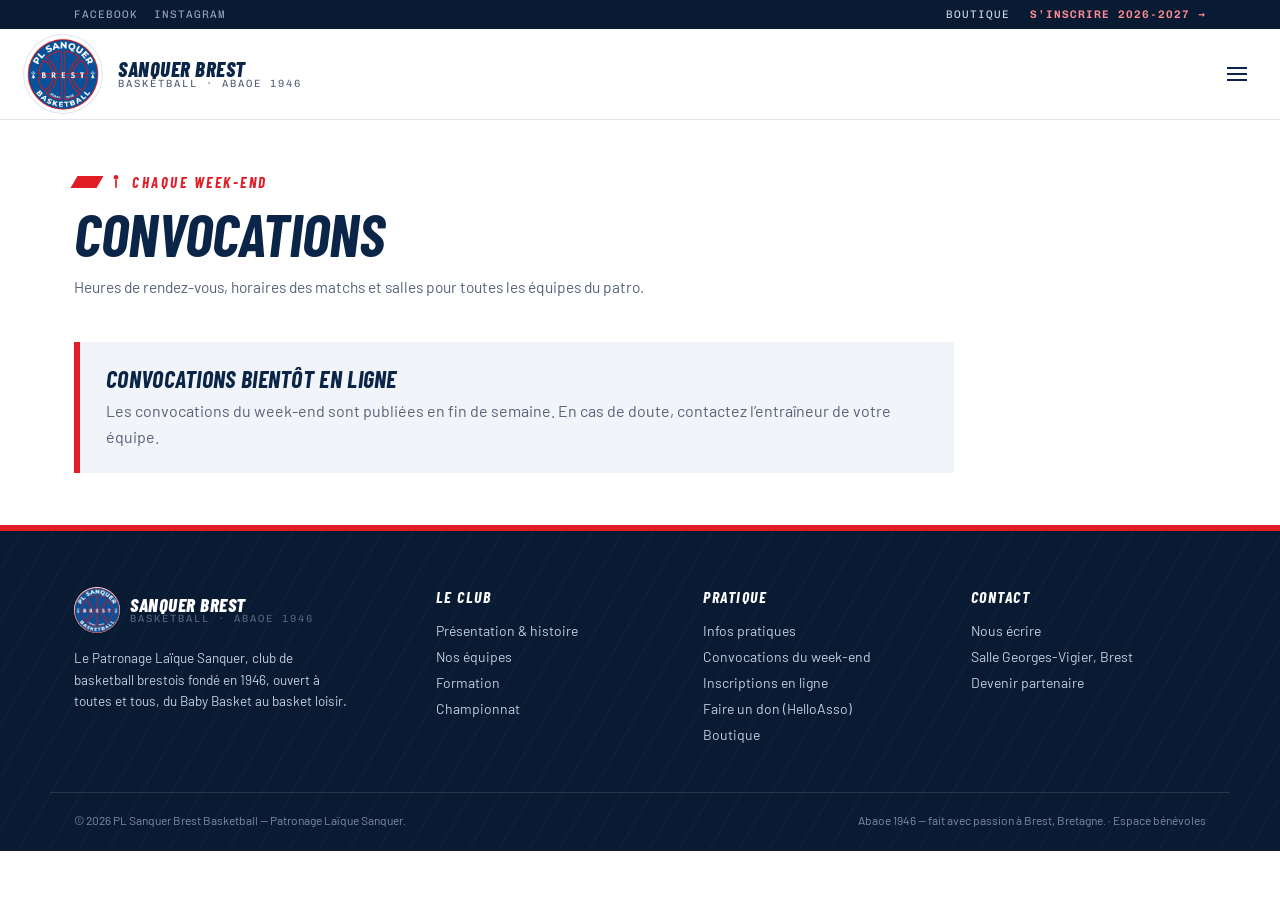
<file: pages/convocations.html>
<!DOCTYPE html>
<html lang="fr">
<head>
<meta charset="UTF-8">
<meta name="viewport" content="width=device-width, initial-scale=1.0">
<title>Convocations du week-end &mdash; PL Sanquer Brest Basketball</title>
<meta name="description" content="Convocations du week-end du PL Sanquer Brest Basketball : rendez-vous, horaires des matchs et salles pour chaque équipe.">
<link rel="preconnect" href="https://fonts.googleapis.com">
<link rel="preconnect" href="https://fonts.gstatic.com" crossorigin>
<link href="https://fonts.googleapis.com/css2?family=Barlow:ital,wght@0,400;0,500;0,600;0,700;1,600;1,700&family=Barlow+Condensed:ital,wght@0,600;0,700;0,800;1,600;1,700;1,800&family=Chivo+Mono:ital,wght@0,500;0,600&display=swap" rel="stylesheet">
<link rel="stylesheet" href="../assets/css/styles.css">
</head>
<body>

<header>
  <div class="topbar">
    <div class="wrap topbar-inner">
      <div class="topbar-social">
        <a href="#" class="topbar-social-link">Facebook</a>
        <a href="#" class="topbar-social-link">Instagram</a>
      </div>
      <div class="topbar-right">
        <a href="../pages/boutique.html" class="topbar-link">Boutique</a>
        <a href="https://inscription.plmsanquer.org/" class="topbar-link accent" target="_blank" rel="noopener">S&rsquo;inscrire 2026-2027 &rarr;</a>
      </div>
    </div>
  </div>
  <div class="navbar">
    <a class="brand" href="../index.html">
      <img src="../assets/images/logo.jpg" alt="Blason PL Sanquer Brest Basketball">
      <div class="brand-text">
        <b>SANQUER BREST</b>
        <span>BASKETBALL &middot; ABAOE 1946</span>
      </div>
    </a>
    <nav class="links" id="navLinks">
      <a href="../index.html">Accueil</a>
      <a href="../pages/club.html">Le Club</a>
      <a href="../pages/equipes.html">Nos Équipes</a>
      <a href="../pages/convocations.html" class="active">Convocations</a>
      <a href="../pages/championnat.html">Championnat</a>
      <a href="../pages/formation.html">Formation</a>
      <a href="../pages/infos.html">Infos pratiques</a>
      <a href="../pages/partenariat.html">Partenariat</a>
      <a href="../pages/presse.html">Presse</a>
      <a href="../pages/photos.html">Photos</a>
      <a href="../pages/contact.html">Contact</a>
    </nav>
    <button class="burger" id="burgerBtn" aria-label="Ouvrir le menu" aria-expanded="false"><span></span></button>
  </div>
</header>

<main>

<div class="page active" id="convocationsPage">
  <section class="tight">
    <div class="wrap">
      <div class="head reveal">
        <div class="eyebrow"><span class="ermine"><svg viewBox="0 0 20 24" fill="currentColor"><rect x="8.5" y="8" width="3" height="14" rx="1"/><circle cx="10" cy="4" r="4"/></svg></span>Chaque week-end</div>
        <h2>Convocations</h2>
        <p>Heures de rendez-vous, horaires des matchs et salles pour toutes les &eacute;quipes du patro.</p>
      </div>

      <!-- Rempli automatiquement depuis data/convocations.json (modifiable depuis /admin/) -->
      <div id="convocationsListe" class="convoc">
        <div class="convoc-empty">
          <h3>Convocations bient&ocirc;t en ligne</h3>
          <p>Les convocations du week-end sont publi&eacute;es en fin de semaine. En cas de doute, contactez l&rsquo;entra&icirc;neur de votre &eacute;quipe.</p>
        </div>
      </div>
    </div>
  </section>
</div>

</main>

<footer>
  <div class="wrap foot-grid">
    <div>
      <div class="brand">
        <img src="../assets/images/logo.jpg" alt="Blason du club">
        <div class="brand-text"><b>SANQUER BREST</b><span>BASKETBALL &middot; ABAOE 1946</span></div>
      </div>
      <p style="font-size:13.5px;line-height:1.6;max-width:280px;">Le Patronage La&iuml;que Sanquer, club de basketball brestois fond&eacute; en 1946, ouvert &agrave; toutes et tous, du Baby Basket au basket loisir.</p>
    </div>
    <div>
      <h4>Le Club</h4>
      <ul>
        <li><a href="../pages/club.html">Pr&eacute;sentation &amp; histoire</a></li>
        <li><a href="../pages/equipes.html">Nos &eacute;quipes</a></li>
        <li><a href="../pages/formation.html">Formation</a></li>
        <li><a href="../pages/championnat.html">Championnat</a></li>
      </ul>
    </div>
    <div>
      <h4>Pratique</h4>
      <ul>
        <li><a href="../pages/infos.html">Infos pratiques</a></li>
        <li><a href="../pages/convocations.html">Convocations du week-end</a></li>
        <li><a href="https://inscription.plmsanquer.org/" target="_blank" rel="noopener">Inscriptions en ligne</a></li>
        <li><a href="https://www.helloasso.com/associations/patronage-laique-sanquer/formulaires/1" target="_blank" rel="noopener">Faire un don (HelloAsso)</a></li>
        <li><a href="../pages/boutique.html">Boutique</a></li>
      </ul>
    </div>
    <div>
      <h4>Contact</h4>
      <ul>
        <li><a href="../pages/contact.html">Nous &eacute;crire</a></li>
        <li>Salle Georges-Vigier, Brest</li>
        <li><a href="../pages/partenariat.html">Devenir partenaire</a></li>
      </ul>
    </div>
  </div>
  <div class="wrap foot-bottom">
    <span>&copy; <span id="footYear">2026</span> PL Sanquer Brest Basketball &mdash; Patronage La&iuml;que Sanquer.</span>
    <span>Abaoe 1946 &mdash; fait avec passion &agrave; Brest, Bretagne. &middot; <a href="../admin/" rel="nofollow">Espace b&eacute;n&eacute;voles</a></span>
  </div>
</footer>

<script src="../assets/js/script.js"></script>

</body>
</html>
</file>
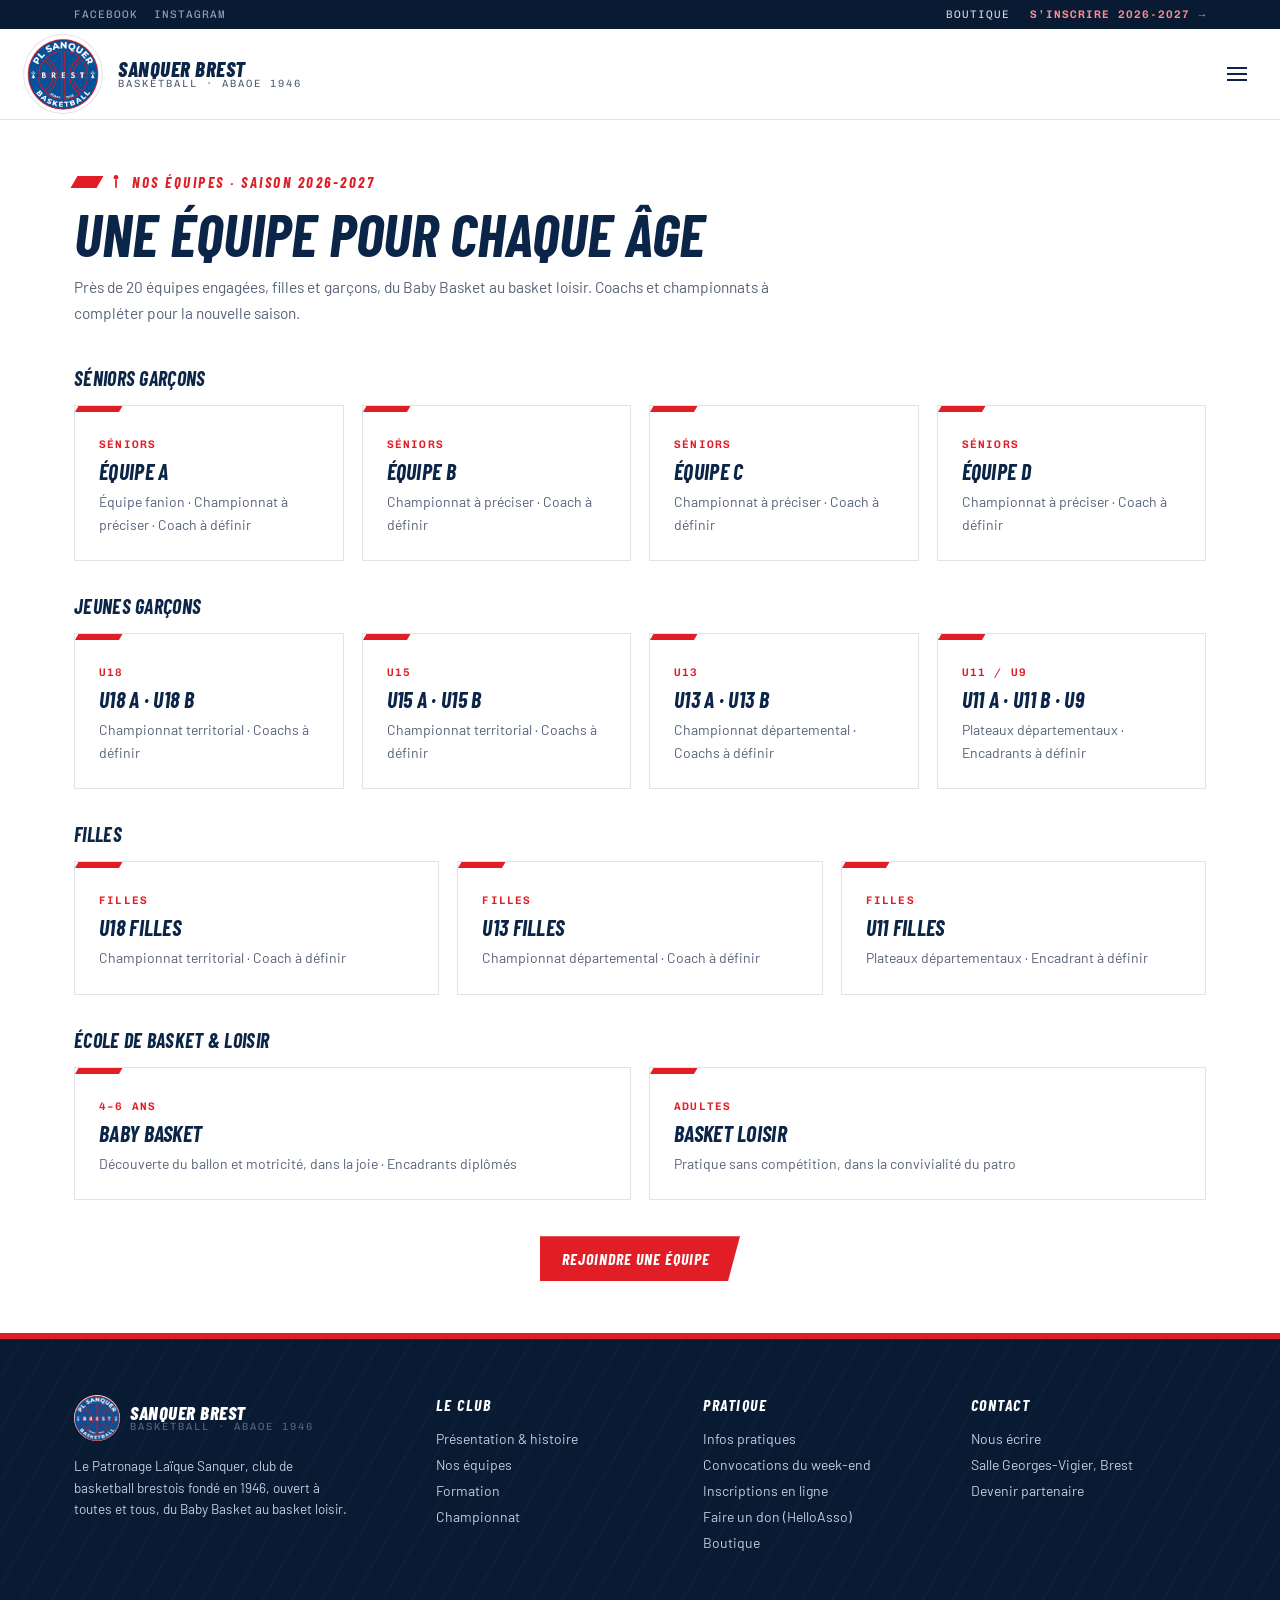
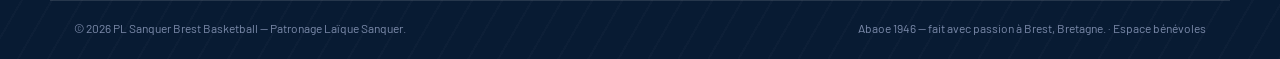
<file: pages/equipes.html>
<!DOCTYPE html>
<html lang="fr">
<head>
<meta charset="UTF-8">
<meta name="viewport" content="width=device-width, initial-scale=1.0">
<title>Nos Équipes &mdash; PL Sanquer Brest Basketball</title>
<meta name="description" content="PL Sanquer Brest Basketball — club de basket brestois fondé en 1946. Équipes, championnats, école de basket, inscriptions et vie du club.">
<link rel="preconnect" href="https://fonts.googleapis.com">
<link rel="preconnect" href="https://fonts.gstatic.com" crossorigin>
<link href="https://fonts.googleapis.com/css2?family=Barlow:ital,wght@0,400;0,500;0,600;0,700;1,600;1,700&family=Barlow+Condensed:ital,wght@0,600;0,700;0,800;1,600;1,700;1,800&family=Chivo+Mono:ital,wght@0,500;0,600&display=swap" rel="stylesheet">
<link rel="stylesheet" href="../assets/css/styles.css">
</head>
<body>

<header>
  <div class="topbar">
    <div class="wrap topbar-inner">
      <div class="topbar-social">
        <a href="#" class="topbar-social-link">Facebook</a>
        <a href="#" class="topbar-social-link">Instagram</a>
      </div>
      <div class="topbar-right">
        <a href="../pages/boutique.html" class="topbar-link">Boutique</a>
        <a href="https://inscription.plmsanquer.org/" class="topbar-link accent" target="_blank" rel="noopener">S&rsquo;inscrire 2026-2027 &rarr;</a>
      </div>
    </div>
  </div>
  <div class="navbar">
    <a class="brand" href="../index.html">
      <img src="../assets/images/logo.jpg" alt="Blason PL Sanquer Brest Basketball">
      <div class="brand-text">
        <b>SANQUER BREST</b>
        <span>BASKETBALL &middot; ABAOE 1946</span>
      </div>
    </a>
    <nav class="links" id="navLinks">
      <a href="../index.html">Accueil</a>
      <a href="../pages/club.html">Le Club</a>
      <a href="../pages/equipes.html" class="active">Nos Équipes</a>
      <a href="../pages/convocations.html">Convocations</a>
      <a href="../pages/championnat.html">Championnat</a>
      <a href="../pages/formation.html">Formation</a>
      <a href="../pages/infos.html">Infos pratiques</a>
      <a href="../pages/partenariat.html">Partenariat</a>
      <a href="../pages/presse.html">Presse</a>
      <a href="../pages/photos.html">Photos</a>
      <a href="../pages/contact.html">Contact</a>
    </nav>
    <button class="burger" id="burgerBtn" aria-label="Ouvrir le menu" aria-expanded="false"><span></span></button>
  </div>
</header>

<main>

<div class="page active" id="equipes">
  <section class="tight">
    <div class="wrap">
      <div class="head reveal">
        <div class="eyebrow"><span class="ermine"><svg viewBox="0 0 20 24" fill="currentColor"><rect x="8.5" y="8" width="3" height="14" rx="1"/><circle cx="10" cy="4" r="4"/></svg></span>Nos &Eacute;quipes &middot; Saison 2026-2027</div>
        <h2>Une &eacute;quipe pour chaque &acirc;ge</h2>
        <p>Pr&egrave;s de 20 &eacute;quipes engag&eacute;es, filles et gar&ccedil;ons, du Baby Basket au basket loisir. Coachs et championnats &agrave; compl&eacute;ter pour la nouvelle saison.</p>
      </div>

      <h3 style="font-size:20px;margin:8px 0 16px;">S&eacute;niors gar&ccedil;ons</h3>
      <div class="grid grid-4">
        <div class="card reveal"><span class="tag">S&eacute;niors</span><h3>&Eacute;quipe A</h3><p>&Eacute;quipe fanion &middot; Championnat &agrave; pr&eacute;ciser &middot; Coach &agrave; d&eacute;finir</p></div>
        <div class="card reveal"><span class="tag">S&eacute;niors</span><h3>&Eacute;quipe B</h3><p>Championnat &agrave; pr&eacute;ciser &middot; Coach &agrave; d&eacute;finir</p></div>
        <div class="card reveal"><span class="tag">S&eacute;niors</span><h3>&Eacute;quipe C</h3><p>Championnat &agrave; pr&eacute;ciser &middot; Coach &agrave; d&eacute;finir</p></div>
        <div class="card reveal"><span class="tag">S&eacute;niors</span><h3>&Eacute;quipe D</h3><p>Championnat &agrave; pr&eacute;ciser &middot; Coach &agrave; d&eacute;finir</p></div>
      </div>

      <h3 style="font-size:20px;margin:34px 0 16px;">Jeunes gar&ccedil;ons</h3>
      <div class="grid grid-4">
        <div class="card reveal"><span class="tag">U18</span><h3>U18 A &middot; U18 B</h3><p>Championnat territorial &middot; Coachs &agrave; d&eacute;finir</p></div>
        <div class="card reveal"><span class="tag">U15</span><h3>U15 A &middot; U15 B</h3><p>Championnat territorial &middot; Coachs &agrave; d&eacute;finir</p></div>
        <div class="card reveal"><span class="tag">U13</span><h3>U13 A &middot; U13 B</h3><p>Championnat d&eacute;partemental &middot; Coachs &agrave; d&eacute;finir</p></div>
        <div class="card reveal"><span class="tag">U11 / U9</span><h3>U11 A &middot; U11 B &middot; U9</h3><p>Plateaux d&eacute;partementaux &middot; Encadrants &agrave; d&eacute;finir</p></div>
      </div>

      <h3 style="font-size:20px;margin:34px 0 16px;">Filles</h3>
      <div class="grid grid-3">
        <div class="card reveal"><span class="tag">Filles</span><h3>U18 Filles</h3><p>Championnat territorial &middot; Coach &agrave; d&eacute;finir</p></div>
        <div class="card reveal"><span class="tag">Filles</span><h3>U13 Filles</h3><p>Championnat d&eacute;partemental &middot; Coach &agrave; d&eacute;finir</p></div>
        <div class="card reveal"><span class="tag">Filles</span><h3>U11 Filles</h3><p>Plateaux d&eacute;partementaux &middot; Encadrant &agrave; d&eacute;finir</p></div>
      </div>

      <h3 style="font-size:20px;margin:34px 0 16px;">&Eacute;cole de basket &amp; loisir</h3>
      <div class="grid grid-2">
        <div class="card reveal"><span class="tag">4&ndash;6 ans</span><h3>Baby Basket</h3><p>D&eacute;couverte du ballon et motricit&eacute;, dans la joie &middot; Encadrants dipl&ocirc;m&eacute;s</p></div>
        <div class="card reveal"><span class="tag">Adultes</span><h3>Basket loisir</h3><p>Pratique sans comp&eacute;tition, dans la convivialit&eacute; du patro</p></div>
      </div>

      <div class="center" style="margin-top:36px;">
        <a href="infos.html#inscription" class="btn btn-rouge">Rejoindre une &eacute;quipe</a>
      </div>
    </div>
  </section>
</div>

</main>

<footer>
  <div class="wrap foot-grid">
    <div>
      <div class="brand">
        <img src="../assets/images/logo.jpg" alt="Blason du club">
        <div class="brand-text"><b>SANQUER BREST</b><span>BASKETBALL &middot; ABAOE 1946</span></div>
      </div>
      <p style="font-size:13.5px;line-height:1.6;max-width:280px;">Le Patronage La&iuml;que Sanquer, club de basketball brestois fond&eacute; en 1946, ouvert &agrave; toutes et tous, du Baby Basket au basket loisir.</p>
    </div>
    <div>
      <h4>Le Club</h4>
      <ul>
        <li><a href="../pages/club.html">Pr&eacute;sentation &amp; histoire</a></li>
        <li><a href="../pages/equipes.html">Nos &eacute;quipes</a></li>
        <li><a href="../pages/formation.html">Formation</a></li>
        <li><a href="../pages/championnat.html">Championnat</a></li>
      </ul>
    </div>
    <div>
      <h4>Pratique</h4>
      <ul>
        <li><a href="../pages/infos.html">Infos pratiques</a></li>
        <li><a href="../pages/convocations.html">Convocations du week-end</a></li>
        <li><a href="https://inscription.plmsanquer.org/" target="_blank" rel="noopener">Inscriptions en ligne</a></li>
        <li><a href="https://www.helloasso.com/associations/patronage-laique-sanquer/formulaires/1" target="_blank" rel="noopener">Faire un don (HelloAsso)</a></li>
        <li><a href="../pages/boutique.html">Boutique</a></li>
      </ul>
    </div>
    <div>
      <h4>Contact</h4>
      <ul>
        <li><a href="../pages/contact.html">Nous &eacute;crire</a></li>
        <li>Salle Georges-Vigier, Brest</li>
        <li><a href="../pages/partenariat.html">Devenir partenaire</a></li>
      </ul>
    </div>
  </div>
  <div class="wrap foot-bottom">
    <span>&copy; <span id="footYear">2026</span> PL Sanquer Brest Basketball &mdash; Patronage La&iuml;que Sanquer.</span>
    <span>Abaoe 1946 &mdash; fait avec passion &agrave; Brest, Bretagne. &middot; <a href="../admin/" rel="nofollow">Espace b&eacute;n&eacute;voles</a></span>
  </div>
</footer>

<script src="../assets/js/script.js"></script>

</body>
</html>
</file>
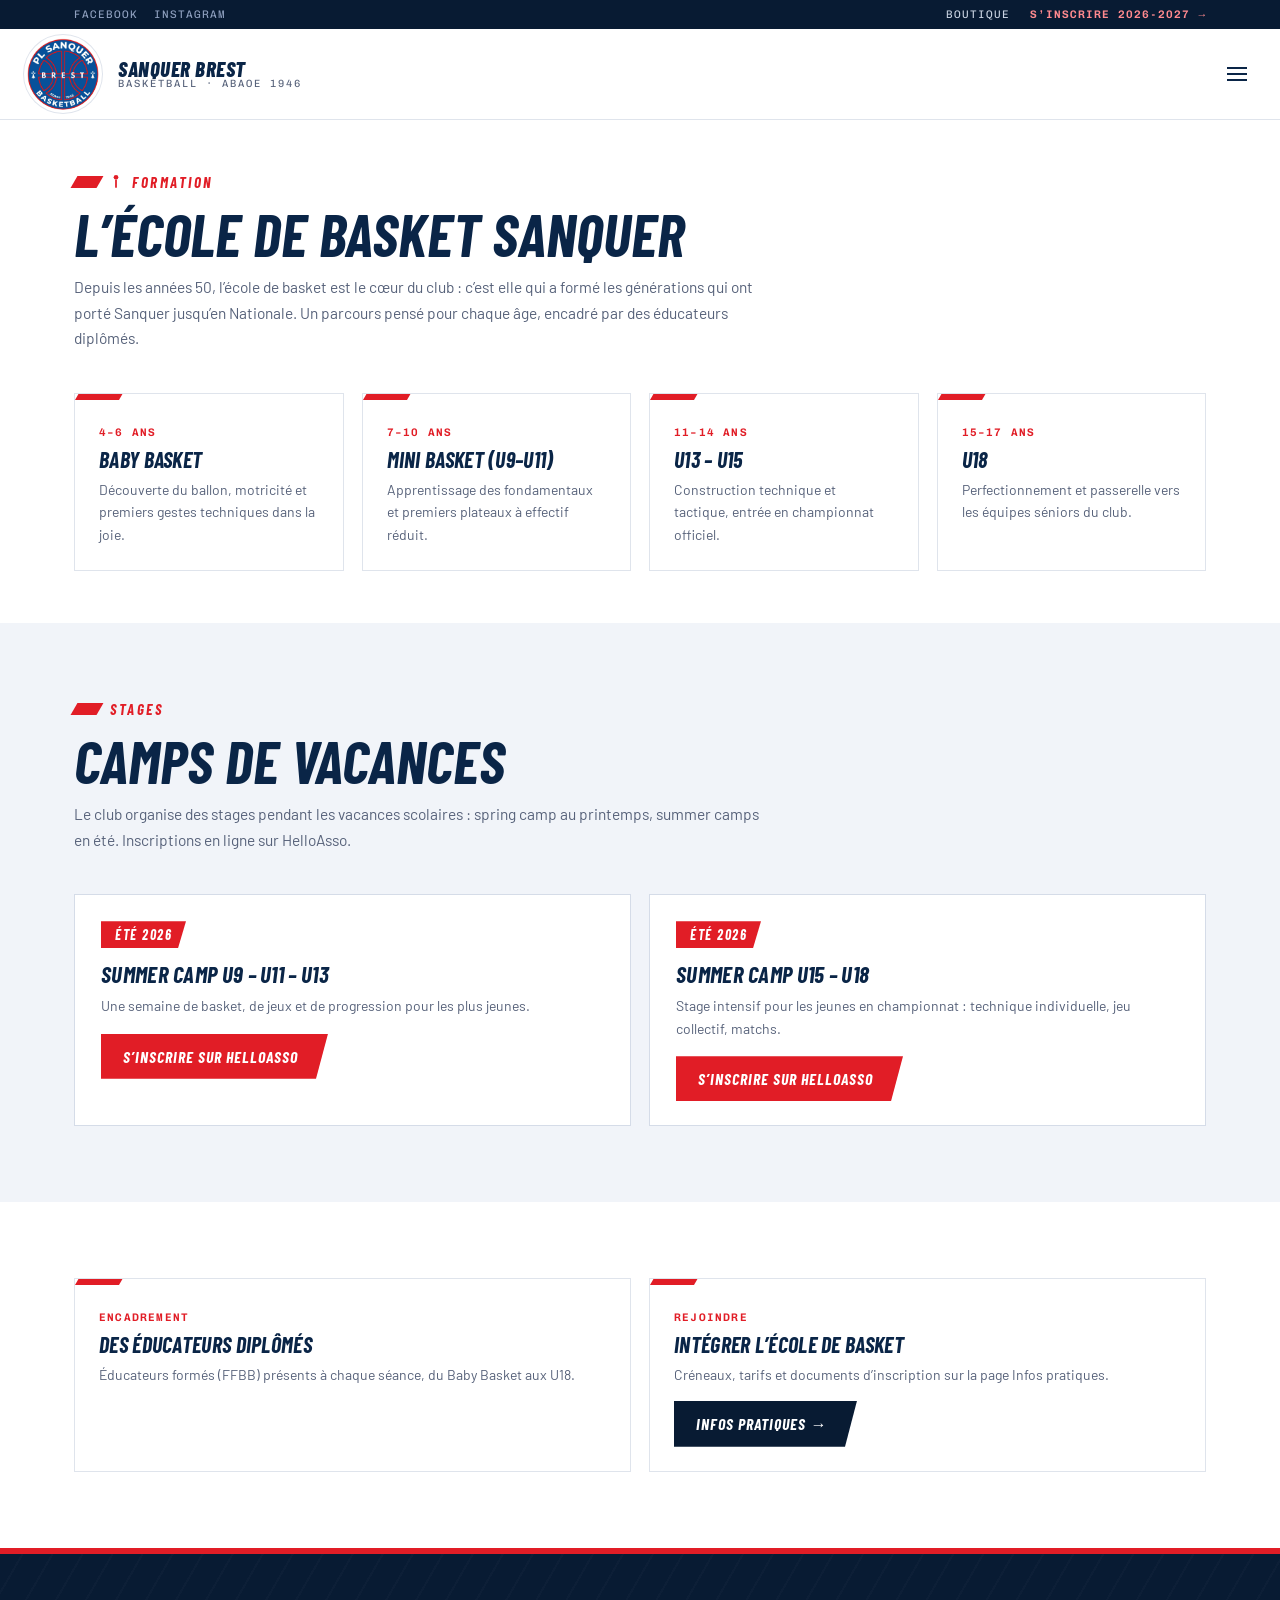
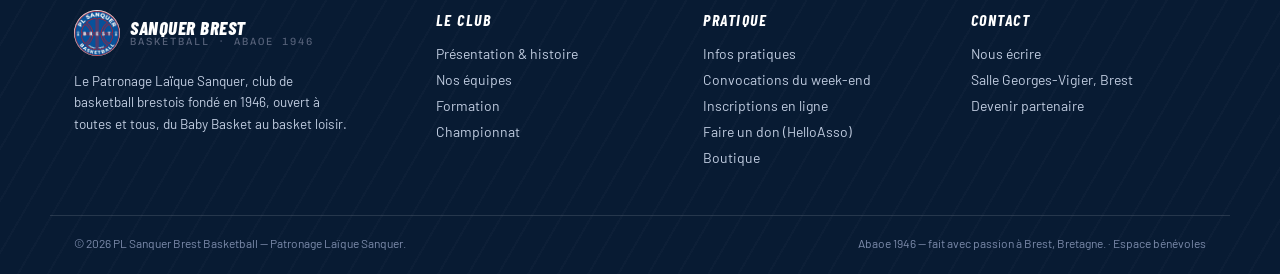
<file: pages/formation.html>
<!DOCTYPE html>
<html lang="fr">
<head>
<meta charset="UTF-8">
<meta name="viewport" content="width=device-width, initial-scale=1.0">
<title>Formation &mdash; PL Sanquer Brest Basketball</title>
<meta name="description" content="PL Sanquer Brest Basketball — club de basket brestois fondé en 1946. Équipes, championnats, école de basket, inscriptions et vie du club.">
<link rel="preconnect" href="https://fonts.googleapis.com">
<link rel="preconnect" href="https://fonts.gstatic.com" crossorigin>
<link href="https://fonts.googleapis.com/css2?family=Barlow:ital,wght@0,400;0,500;0,600;0,700;1,600;1,700&family=Barlow+Condensed:ital,wght@0,600;0,700;0,800;1,600;1,700;1,800&family=Chivo+Mono:ital,wght@0,500;0,600&display=swap" rel="stylesheet">
<link rel="stylesheet" href="../assets/css/styles.css">
</head>
<body>

<header>
  <div class="topbar">
    <div class="wrap topbar-inner">
      <div class="topbar-social">
        <a href="#" class="topbar-social-link">Facebook</a>
        <a href="#" class="topbar-social-link">Instagram</a>
      </div>
      <div class="topbar-right">
        <a href="../pages/boutique.html" class="topbar-link">Boutique</a>
        <a href="https://inscription.plmsanquer.org/" class="topbar-link accent" target="_blank" rel="noopener">S&rsquo;inscrire 2026-2027 &rarr;</a>
      </div>
    </div>
  </div>
  <div class="navbar">
    <a class="brand" href="../index.html">
      <img src="../assets/images/logo.jpg" alt="Blason PL Sanquer Brest Basketball">
      <div class="brand-text">
        <b>SANQUER BREST</b>
        <span>BASKETBALL &middot; ABAOE 1946</span>
      </div>
    </a>
    <nav class="links" id="navLinks">
      <a href="../index.html">Accueil</a>
      <a href="../pages/club.html">Le Club</a>
      <a href="../pages/equipes.html">Nos Équipes</a>
      <a href="../pages/convocations.html">Convocations</a>
      <a href="../pages/championnat.html">Championnat</a>
      <a href="../pages/formation.html" class="active">Formation</a>
      <a href="../pages/infos.html">Infos pratiques</a>
      <a href="../pages/partenariat.html">Partenariat</a>
      <a href="../pages/presse.html">Presse</a>
      <a href="../pages/photos.html">Photos</a>
      <a href="../pages/contact.html">Contact</a>
    </nav>
    <button class="burger" id="burgerBtn" aria-label="Ouvrir le menu" aria-expanded="false"><span></span></button>
  </div>
</header>

<main>

<div class="page active" id="formation">
  <section class="tight">
    <div class="wrap">
      <div class="head reveal">
        <div class="eyebrow"><span class="ermine"><svg viewBox="0 0 20 24" fill="currentColor"><rect x="8.5" y="8" width="3" height="14" rx="1"/><circle cx="10" cy="4" r="4"/></svg></span>Formation</div>
        <h2>L&rsquo;&eacute;cole de basket Sanquer</h2>
        <p>Depuis les ann&eacute;es 50, l&rsquo;&eacute;cole de basket est le c&oelig;ur du club&nbsp;: c&rsquo;est elle qui a form&eacute; les g&eacute;n&eacute;rations qui ont port&eacute; Sanquer jusqu&rsquo;en Nationale. Un parcours pens&eacute; pour chaque &acirc;ge, encadr&eacute; par des &eacute;ducateurs dipl&ocirc;m&eacute;s.</p>
      </div>
      <div class="grid grid-4">
        <div class="card reveal"><span class="tag">4&ndash;6 ans</span><h3>Baby Basket</h3><p>D&eacute;couverte du ballon, motricit&eacute; et premiers gestes techniques dans la joie.</p></div>
        <div class="card reveal"><span class="tag">7&ndash;10 ans</span><h3>Mini Basket (U9&ndash;U11)</h3><p>Apprentissage des fondamentaux et premiers plateaux &agrave; effectif r&eacute;duit.</p></div>
        <div class="card reveal"><span class="tag">11&ndash;14 ans</span><h3>U13 &ndash; U15</h3><p>Construction technique et tactique, entr&eacute;e en championnat officiel.</p></div>
        <div class="card reveal"><span class="tag">15&ndash;17 ans</span><h3>U18</h3><p>Perfectionnement et passerelle vers les &eacute;quipes s&eacute;niors du club.</p></div>
      </div>
    </div>
  </section>

  <section class="light">
    <div class="wrap">
      <div class="head reveal">
        <div class="eyebrow">Stages</div>
        <h2>Camps de vacances</h2>
        <p>Le club organise des stages pendant les vacances scolaires&nbsp;: spring camp au printemps, summer camps en &eacute;t&eacute;. Inscriptions en ligne sur HelloAsso.</p>
      </div>
      <div class="grid grid-2">
        <div class="avis reveal">
          <span class="avis-stamp">&Eacute;t&eacute; 2026</span>
          <h3>Summer Camp U9 &ndash; U11 &ndash; U13</h3>
          <p>Une semaine de basket, de jeux et de progression pour les plus jeunes.</p>
          <div class="avis-links"><a class="btn btn-rouge" href="https://www.helloasso.com/associations/patronage-laique-sanquer/evenements/summer-camp-u9-u11-u13" target="_blank" rel="noopener">S&rsquo;inscrire sur HelloAsso</a></div>
        </div>
        <div class="avis reveal">
          <span class="avis-stamp">&Eacute;t&eacute; 2026</span>
          <h3>Summer Camp U15 &ndash; U18</h3>
          <p>Stage intensif pour les jeunes en championnat&nbsp;: technique individuelle, jeu collectif, matchs.</p>
          <div class="avis-links"><a class="btn btn-rouge" href="https://www.helloasso.com/associations/patronage-laique-sanquer/evenements/summer-camp-u15-u18" target="_blank" rel="noopener">S&rsquo;inscrire sur HelloAsso</a></div>
        </div>
      </div>
    </div>
  </section>

  <section>
    <div class="wrap">
      <div class="grid grid-2">
        <div class="card reveal"><span class="tag">Encadrement</span><h3>Des &eacute;ducateurs dipl&ocirc;m&eacute;s</h3><p>&Eacute;ducateurs form&eacute;s (FFBB) pr&eacute;sents &agrave; chaque s&eacute;ance, du Baby Basket aux U18.</p></div>
        <div class="card reveal"><span class="tag">Rejoindre</span><h3>Int&eacute;grer l&rsquo;&eacute;cole de basket</h3><p>Cr&eacute;neaux, tarifs et documents d&rsquo;inscription sur la page Infos pratiques.</p>
          <div style="margin-top:14px;"><a class="btn btn-ghost" href="infos.html#inscription">Infos pratiques &rarr;</a></div>
        </div>
      </div>
    </div>
  </section>
</div>

</main>

<footer>
  <div class="wrap foot-grid">
    <div>
      <div class="brand">
        <img src="../assets/images/logo.jpg" alt="Blason du club">
        <div class="brand-text"><b>SANQUER BREST</b><span>BASKETBALL &middot; ABAOE 1946</span></div>
      </div>
      <p style="font-size:13.5px;line-height:1.6;max-width:280px;">Le Patronage La&iuml;que Sanquer, club de basketball brestois fond&eacute; en 1946, ouvert &agrave; toutes et tous, du Baby Basket au basket loisir.</p>
    </div>
    <div>
      <h4>Le Club</h4>
      <ul>
        <li><a href="../pages/club.html">Pr&eacute;sentation &amp; histoire</a></li>
        <li><a href="../pages/equipes.html">Nos &eacute;quipes</a></li>
        <li><a href="../pages/formation.html">Formation</a></li>
        <li><a href="../pages/championnat.html">Championnat</a></li>
      </ul>
    </div>
    <div>
      <h4>Pratique</h4>
      <ul>
        <li><a href="../pages/infos.html">Infos pratiques</a></li>
        <li><a href="../pages/convocations.html">Convocations du week-end</a></li>
        <li><a href="https://inscription.plmsanquer.org/" target="_blank" rel="noopener">Inscriptions en ligne</a></li>
        <li><a href="https://www.helloasso.com/associations/patronage-laique-sanquer/formulaires/1" target="_blank" rel="noopener">Faire un don (HelloAsso)</a></li>
        <li><a href="../pages/boutique.html">Boutique</a></li>
      </ul>
    </div>
    <div>
      <h4>Contact</h4>
      <ul>
        <li><a href="../pages/contact.html">Nous &eacute;crire</a></li>
        <li>Salle Georges-Vigier, Brest</li>
        <li><a href="../pages/partenariat.html">Devenir partenaire</a></li>
      </ul>
    </div>
  </div>
  <div class="wrap foot-bottom">
    <span>&copy; <span id="footYear">2026</span> PL Sanquer Brest Basketball &mdash; Patronage La&iuml;que Sanquer.</span>
    <span>Abaoe 1946 &mdash; fait avec passion &agrave; Brest, Bretagne. &middot; <a href="../admin/" rel="nofollow">Espace b&eacute;n&eacute;voles</a></span>
  </div>
</footer>

<script src="../assets/js/script.js"></script>

</body>
</html>
</file>
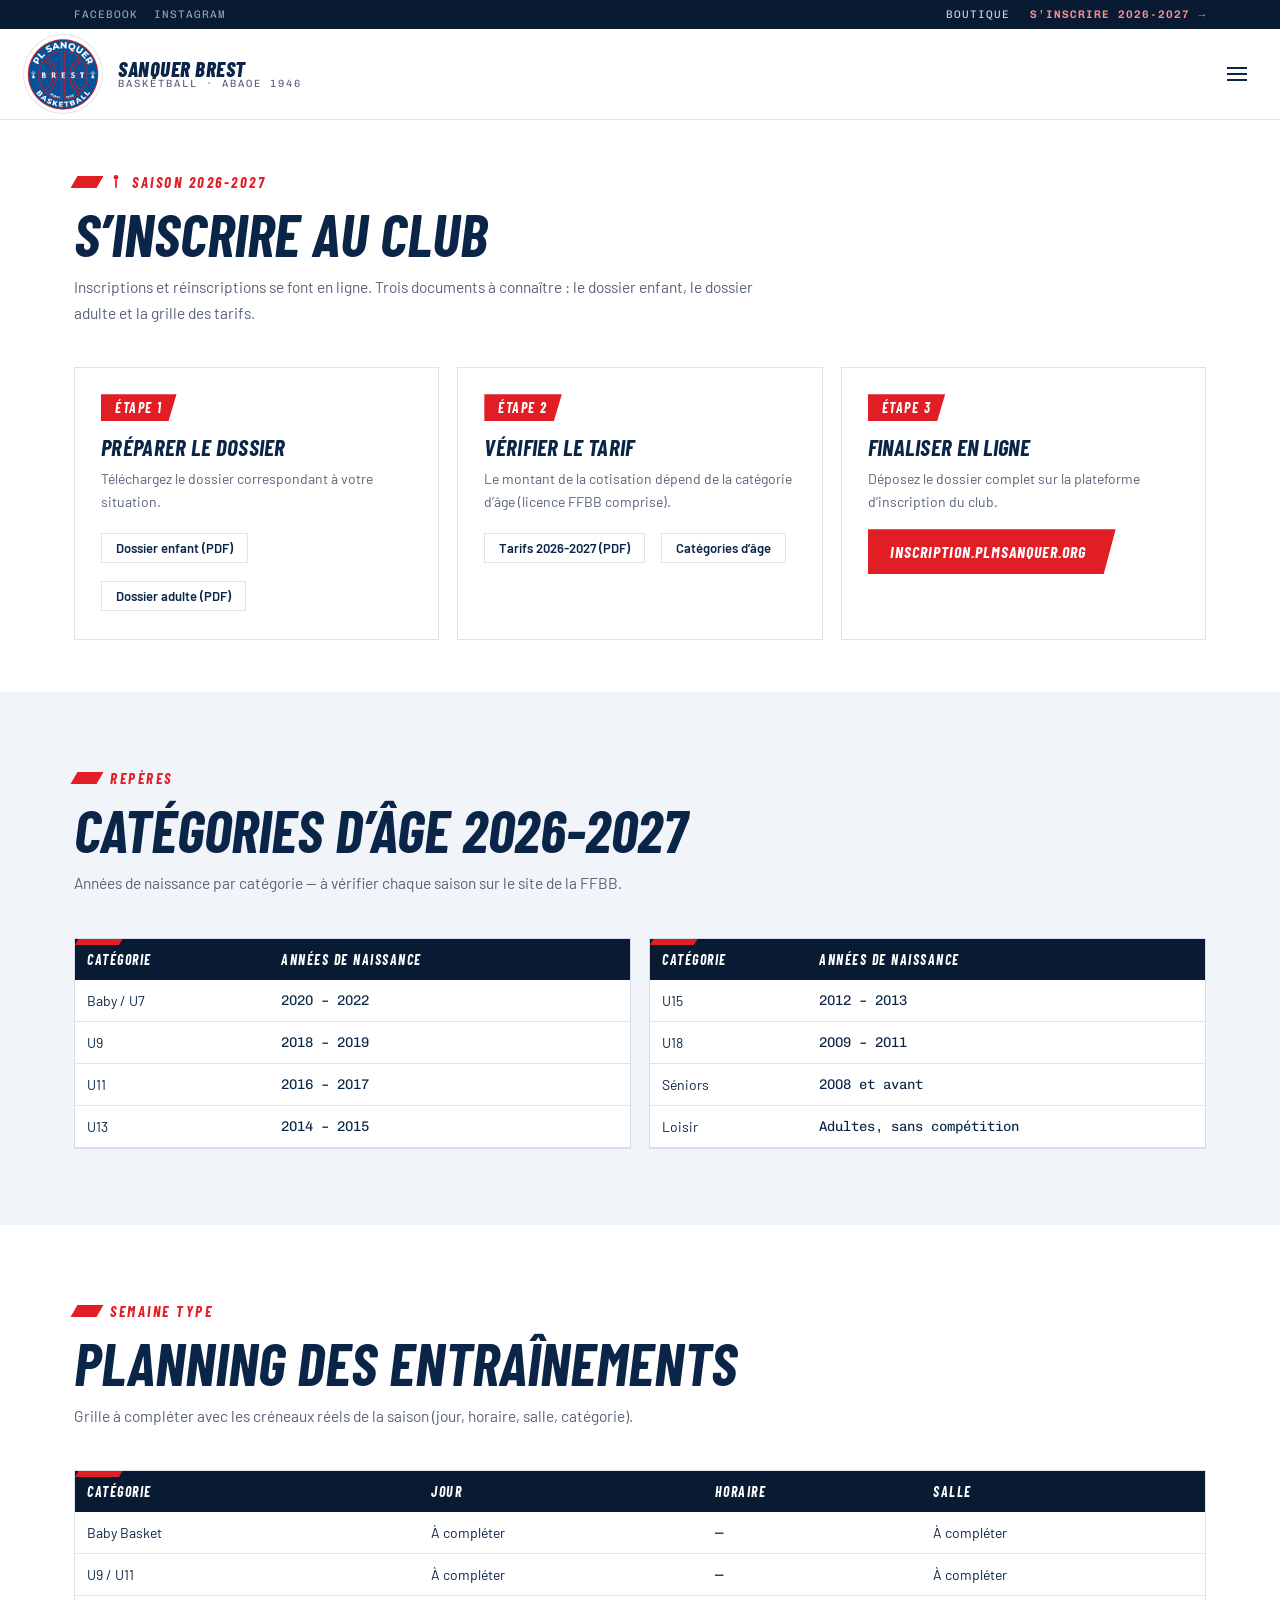
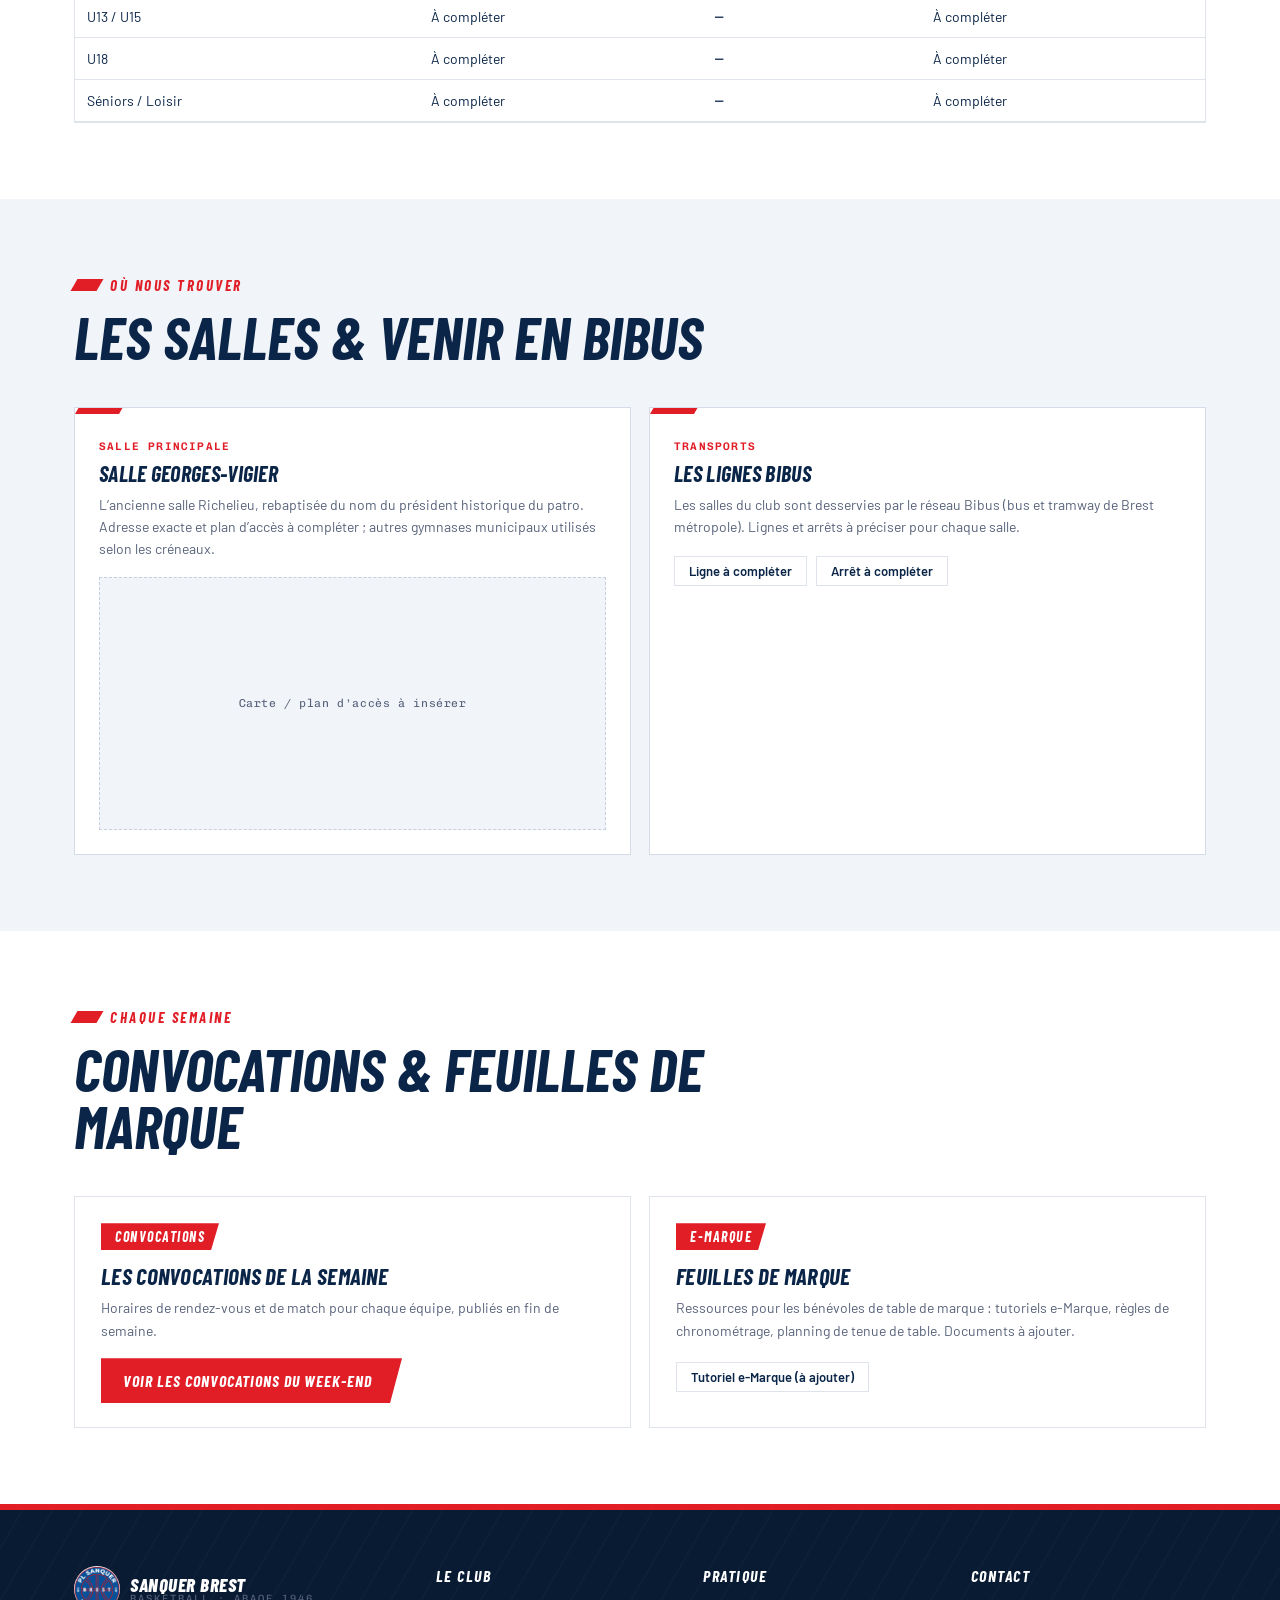
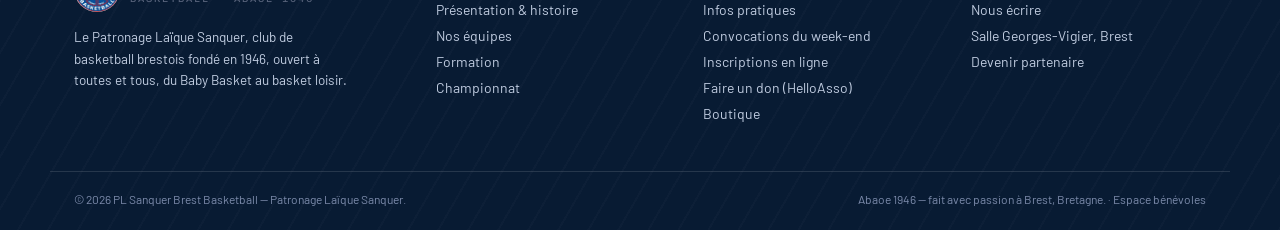
<file: pages/infos.html>
<!DOCTYPE html>
<html lang="fr">
<head>
<meta charset="UTF-8">
<meta name="viewport" content="width=device-width, initial-scale=1.0">
<title>Infos pratiques &mdash; PL Sanquer Brest Basketball</title>
<meta name="description" content="PL Sanquer Brest Basketball — club de basket brestois fondé en 1946. Équipes, championnats, école de basket, inscriptions et vie du club.">
<link rel="preconnect" href="https://fonts.googleapis.com">
<link rel="preconnect" href="https://fonts.gstatic.com" crossorigin>
<link href="https://fonts.googleapis.com/css2?family=Barlow:ital,wght@0,400;0,500;0,600;0,700;1,600;1,700&family=Barlow+Condensed:ital,wght@0,600;0,700;0,800;1,600;1,700;1,800&family=Chivo+Mono:ital,wght@0,500;0,600&display=swap" rel="stylesheet">
<link rel="stylesheet" href="../assets/css/styles.css">
</head>
<body>

<header>
  <div class="topbar">
    <div class="wrap topbar-inner">
      <div class="topbar-social">
        <a href="#" class="topbar-social-link">Facebook</a>
        <a href="#" class="topbar-social-link">Instagram</a>
      </div>
      <div class="topbar-right">
        <a href="../pages/boutique.html" class="topbar-link">Boutique</a>
        <a href="https://inscription.plmsanquer.org/" class="topbar-link accent" target="_blank" rel="noopener">S&rsquo;inscrire 2026-2027 &rarr;</a>
      </div>
    </div>
  </div>
  <div class="navbar">
    <a class="brand" href="../index.html">
      <img src="../assets/images/logo.jpg" alt="Blason PL Sanquer Brest Basketball">
      <div class="brand-text">
        <b>SANQUER BREST</b>
        <span>BASKETBALL &middot; ABAOE 1946</span>
      </div>
    </a>
    <nav class="links" id="navLinks">
      <a href="../index.html">Accueil</a>
      <a href="../pages/club.html">Le Club</a>
      <a href="../pages/equipes.html">Nos Équipes</a>
      <a href="../pages/convocations.html">Convocations</a>
      <a href="../pages/championnat.html">Championnat</a>
      <a href="../pages/formation.html">Formation</a>
      <a href="../pages/infos.html" class="active">Infos pratiques</a>
      <a href="../pages/partenariat.html">Partenariat</a>
      <a href="../pages/presse.html">Presse</a>
      <a href="../pages/photos.html">Photos</a>
      <a href="../pages/contact.html">Contact</a>
    </nav>
    <button class="burger" id="burgerBtn" aria-label="Ouvrir le menu" aria-expanded="false"><span></span></button>
  </div>
</header>

<main>

<div class="page active" id="infos">
  <section class="tight" id="inscription">
    <div class="wrap">
      <div class="head reveal">
        <div class="eyebrow"><span class="ermine"><svg viewBox="0 0 20 24" fill="currentColor"><rect x="8.5" y="8" width="3" height="14" rx="1"/><circle cx="10" cy="4" r="4"/></svg></span>Saison 2026-2027</div>
        <h2>S&rsquo;inscrire au club</h2>
        <p>Inscriptions et r&eacute;inscriptions se font en ligne. Trois documents &agrave; conna&icirc;tre&nbsp;: le dossier enfant, le dossier adulte et la grille des tarifs.</p>
      </div>
      <div class="grid grid-3">
        <div class="avis reveal">
          <span class="avis-stamp">&Eacute;tape 1</span>
          <h3>Pr&eacute;parer le dossier</h3>
          <p>T&eacute;l&eacute;chargez le dossier correspondant &agrave; votre situation.</p>
          <div class="avis-links">
            <a class="pill" href="https://inscription.plmsanquer.org/wp-content/uploads/Dossiers_2026_2027/Dossier_Inscription_Enfant_2026_2027.pdf" target="_blank" rel="noopener">Dossier enfant (PDF)</a>
            <a class="pill" href="https://inscription.plmsanquer.org/wp-content/uploads/Dossiers_2026_2027/Dossier_Inscription_Adulte_2026_2027.pdf" target="_blank" rel="noopener">Dossier adulte (PDF)</a>
          </div>
        </div>
        <div class="avis reveal">
          <span class="avis-stamp">&Eacute;tape 2</span>
          <h3>V&eacute;rifier le tarif</h3>
          <p>Le montant de la cotisation d&eacute;pend de la cat&eacute;gorie d&rsquo;&acirc;ge (licence FFBB comprise).</p>
          <div class="avis-links">
            <a class="pill" href="https://sanquerbasket.fr/images/Imprimes/TARIFS%202026-2027.pdf" target="_blank" rel="noopener">Tarifs 2026-2027 (PDF)</a>
            <a class="pill" href="#categories">Cat&eacute;gories d&rsquo;&acirc;ge</a>
          </div>
        </div>
        <div class="avis reveal">
          <span class="avis-stamp">&Eacute;tape 3</span>
          <h3>Finaliser en ligne</h3>
          <p>D&eacute;posez le dossier complet sur la plateforme d&rsquo;inscription du club.</p>
          <div class="avis-links">
            <a class="btn btn-rouge" href="https://inscription.plmsanquer.org/" target="_blank" rel="noopener">inscription.plmsanquer.org</a>
          </div>
        </div>
      </div>
    </div>
  </section>

  <section class="light" id="categories">
    <div class="wrap">
      <div class="head reveal">
        <div class="eyebrow">Rep&egrave;res</div>
        <h2>Cat&eacute;gories d&rsquo;&acirc;ge 2026-2027</h2>
        <p>Ann&eacute;es de naissance par cat&eacute;gorie &mdash; &agrave; v&eacute;rifier chaque saison sur le site de la FFBB.</p>
      </div>
      <div class="grid grid-2">
        <div class="card table-card reveal">
          <table>
            <thead><tr><th>Cat&eacute;gorie</th><th>Ann&eacute;es de naissance</th></tr></thead>
            <tbody>
              <tr><td>Baby / U7</td><td class="mono">2020 &ndash; 2022</td></tr>
              <tr><td>U9</td><td class="mono">2018 &ndash; 2019</td></tr>
              <tr><td>U11</td><td class="mono">2016 &ndash; 2017</td></tr>
              <tr><td>U13</td><td class="mono">2014 &ndash; 2015</td></tr>
            </tbody>
          </table>
        </div>
        <div class="card table-card reveal">
          <table>
            <thead><tr><th>Cat&eacute;gorie</th><th>Ann&eacute;es de naissance</th></tr></thead>
            <tbody>
              <tr><td>U15</td><td class="mono">2012 &ndash; 2013</td></tr>
              <tr><td>U18</td><td class="mono">2009 &ndash; 2011</td></tr>
              <tr><td>S&eacute;niors</td><td class="mono">2008 et avant</td></tr>
              <tr><td>Loisir</td><td class="mono">Adultes, sans comp&eacute;tition</td></tr>
            </tbody>
          </table>
        </div>
      </div>
    </div>
  </section>

  <section id="planning">
    <div class="wrap">
      <div class="head reveal">
        <div class="eyebrow">Semaine type</div>
        <h2>Planning des entra&icirc;nements</h2>
        <p>Grille &agrave; compl&eacute;ter avec les cr&eacute;neaux r&eacute;els de la saison (jour, horaire, salle, cat&eacute;gorie).</p>
      </div>
      <div class="card table-card reveal">
        <table>
          <thead><tr><th>Cat&eacute;gorie</th><th>Jour</th><th>Horaire</th><th>Salle</th></tr></thead>
          <tbody>
            <tr><td>Baby Basket</td><td>&Agrave; compl&eacute;ter</td><td class="mono">&mdash;</td><td>&Agrave; compl&eacute;ter</td></tr>
            <tr><td>U9 / U11</td><td>&Agrave; compl&eacute;ter</td><td class="mono">&mdash;</td><td>&Agrave; compl&eacute;ter</td></tr>
            <tr><td>U13 / U15</td><td>&Agrave; compl&eacute;ter</td><td class="mono">&mdash;</td><td>&Agrave; compl&eacute;ter</td></tr>
            <tr><td>U18</td><td>&Agrave; compl&eacute;ter</td><td class="mono">&mdash;</td><td>&Agrave; compl&eacute;ter</td></tr>
            <tr><td>S&eacute;niors / Loisir</td><td>&Agrave; compl&eacute;ter</td><td class="mono">&mdash;</td><td>&Agrave; compl&eacute;ter</td></tr>
          </tbody>
        </table>
      </div>
    </div>
  </section>

  <section class="light" id="salles">
    <div class="wrap">
      <div class="head reveal">
        <div class="eyebrow">O&ugrave; nous trouver</div>
        <h2>Les salles &amp; venir en Bibus</h2>
      </div>
      <div class="grid grid-2">
        <div class="card reveal">
          <span class="tag">Salle principale</span>
          <h3>Salle Georges-Vigier</h3>
          <p>L&rsquo;ancienne salle Richelieu, rebaptis&eacute;e du nom du pr&eacute;sident historique du patro. Adresse exacte et plan d&rsquo;acc&egrave;s &agrave; compl&eacute;ter&nbsp;; autres gymnases municipaux utilis&eacute;s selon les cr&eacute;neaux.</p>
          <div class="ph" style="aspect-ratio:16/8;margin-top:16px;"><span>Carte / plan d&rsquo;acc&egrave;s &agrave; ins&eacute;rer</span></div>
        </div>
        <div class="card reveal" id="bibus">
          <span class="tag">Transports</span>
          <h3>Les lignes Bibus</h3>
          <p>Les salles du club sont desservies par le r&eacute;seau Bibus (bus et tramway de Brest m&eacute;tropole). Lignes et arr&ecirc;ts &agrave; pr&eacute;ciser pour chaque salle.</p>
          <div style="margin-top:14px;">
            <span class="pill">Ligne &agrave; compl&eacute;ter</span>
            <span class="pill">Arr&ecirc;t &agrave; compl&eacute;ter</span>
          </div>
        </div>
      </div>
    </div>
  </section>

  <section id="convocations">
    <div class="wrap">
      <div class="head reveal">
        <div class="eyebrow">Chaque semaine</div>
        <h2>Convocations &amp; feuilles de marque</h2>
      </div>
      <div class="grid grid-2">
        <div class="avis reveal">
          <span class="avis-stamp">Convocations</span>
          <h3>Les convocations de la semaine</h3>
          <p>Horaires de rendez-vous et de match pour chaque &eacute;quipe, publi&eacute;s en fin de semaine.</p>
          <div class="avis-links"><a class="btn btn-rouge" href="convocations.html">Voir les convocations du week-end</a></div>
        </div>
        <div class="avis reveal">
          <span class="avis-stamp">e-Marque</span>
          <h3>Feuilles de marque</h3>
          <p>Ressources pour les b&eacute;n&eacute;voles de table de marque&nbsp;: tutoriels e-Marque, r&egrave;gles de chronom&eacute;trage, planning de tenue de table. Documents &agrave; ajouter.</p>
          <div class="avis-links"><a class="pill" href="#">Tutoriel e-Marque (&agrave; ajouter)</a></div>
        </div>
      </div>
    </div>
  </section>
</div>

</main>

<footer>
  <div class="wrap foot-grid">
    <div>
      <div class="brand">
        <img src="../assets/images/logo.jpg" alt="Blason du club">
        <div class="brand-text"><b>SANQUER BREST</b><span>BASKETBALL &middot; ABAOE 1946</span></div>
      </div>
      <p style="font-size:13.5px;line-height:1.6;max-width:280px;">Le Patronage La&iuml;que Sanquer, club de basketball brestois fond&eacute; en 1946, ouvert &agrave; toutes et tous, du Baby Basket au basket loisir.</p>
    </div>
    <div>
      <h4>Le Club</h4>
      <ul>
        <li><a href="../pages/club.html">Pr&eacute;sentation &amp; histoire</a></li>
        <li><a href="../pages/equipes.html">Nos &eacute;quipes</a></li>
        <li><a href="../pages/formation.html">Formation</a></li>
        <li><a href="../pages/championnat.html">Championnat</a></li>
      </ul>
    </div>
    <div>
      <h4>Pratique</h4>
      <ul>
        <li><a href="../pages/infos.html">Infos pratiques</a></li>
        <li><a href="../pages/convocations.html">Convocations du week-end</a></li>
        <li><a href="https://inscription.plmsanquer.org/" target="_blank" rel="noopener">Inscriptions en ligne</a></li>
        <li><a href="https://www.helloasso.com/associations/patronage-laique-sanquer/formulaires/1" target="_blank" rel="noopener">Faire un don (HelloAsso)</a></li>
        <li><a href="../pages/boutique.html">Boutique</a></li>
      </ul>
    </div>
    <div>
      <h4>Contact</h4>
      <ul>
        <li><a href="../pages/contact.html">Nous &eacute;crire</a></li>
        <li>Salle Georges-Vigier, Brest</li>
        <li><a href="../pages/partenariat.html">Devenir partenaire</a></li>
      </ul>
    </div>
  </div>
  <div class="wrap foot-bottom">
    <span>&copy; <span id="footYear">2026</span> PL Sanquer Brest Basketball &mdash; Patronage La&iuml;que Sanquer.</span>
    <span>Abaoe 1946 &mdash; fait avec passion &agrave; Brest, Bretagne. &middot; <a href="../admin/" rel="nofollow">Espace b&eacute;n&eacute;voles</a></span>
  </div>
</footer>

<script src="../assets/js/script.js"></script>

</body>
</html>
</file>
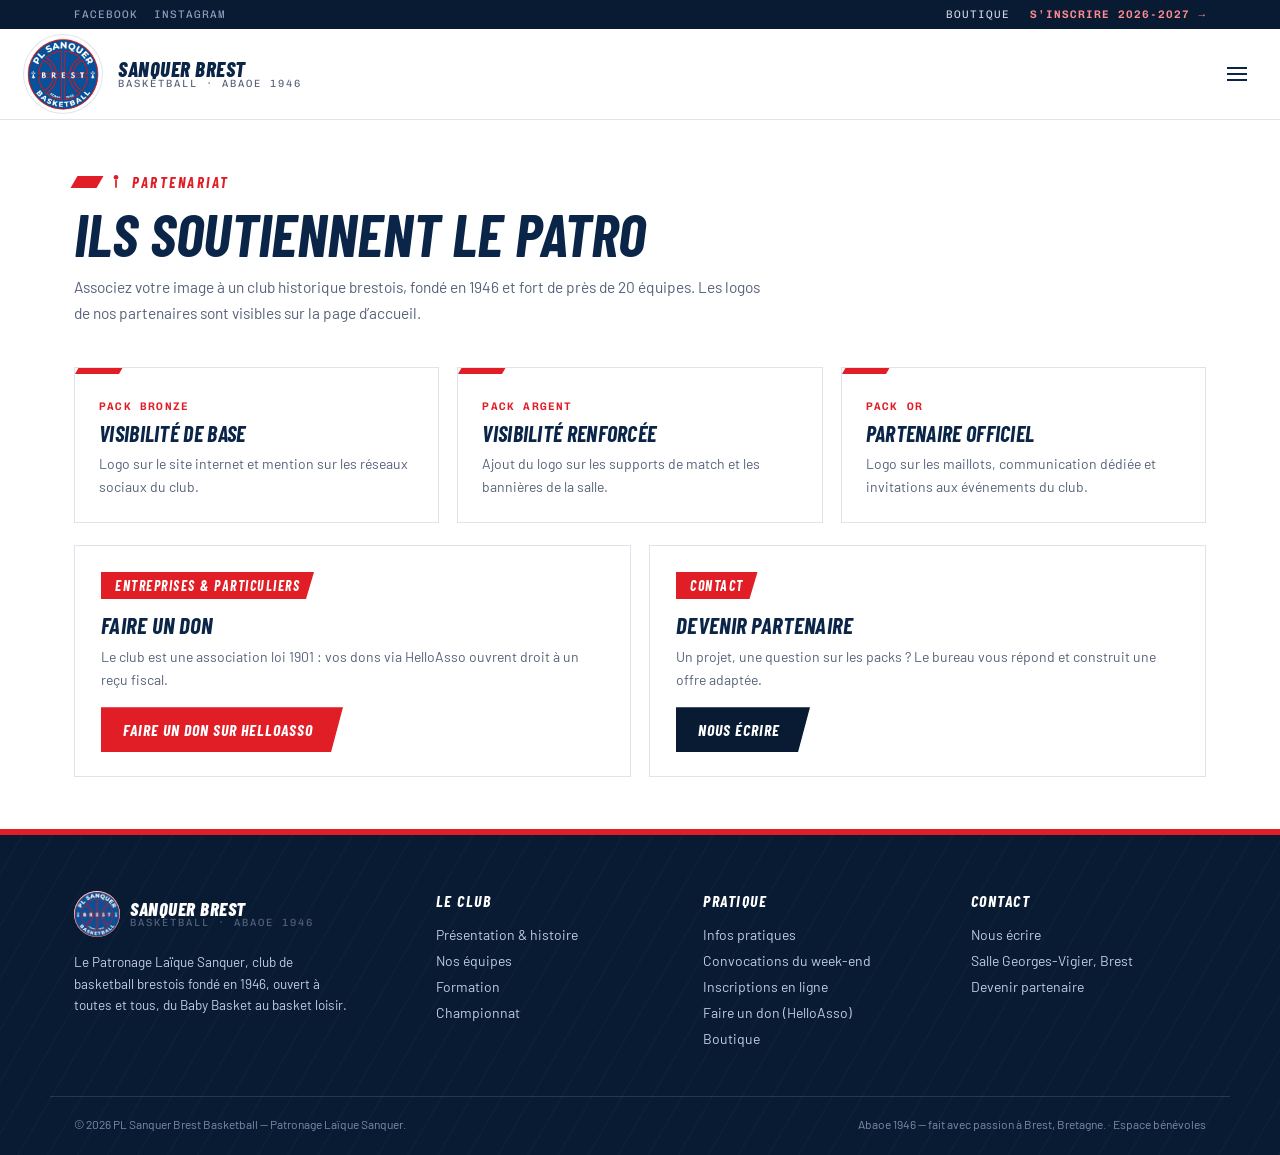
<file: pages/partenariat.html>
<!DOCTYPE html>
<html lang="fr">
<head>
<meta charset="UTF-8">
<meta name="viewport" content="width=device-width, initial-scale=1.0">
<title>Partenariat &mdash; PL Sanquer Brest Basketball</title>
<meta name="description" content="PL Sanquer Brest Basketball — club de basket brestois fondé en 1946. Équipes, championnats, école de basket, inscriptions et vie du club.">
<link rel="preconnect" href="https://fonts.googleapis.com">
<link rel="preconnect" href="https://fonts.gstatic.com" crossorigin>
<link href="https://fonts.googleapis.com/css2?family=Barlow:ital,wght@0,400;0,500;0,600;0,700;1,600;1,700&family=Barlow+Condensed:ital,wght@0,600;0,700;0,800;1,600;1,700;1,800&family=Chivo+Mono:ital,wght@0,500;0,600&display=swap" rel="stylesheet">
<link rel="stylesheet" href="../assets/css/styles.css">
</head>
<body>

<header>
  <div class="topbar">
    <div class="wrap topbar-inner">
      <div class="topbar-social">
        <a href="#" class="topbar-social-link">Facebook</a>
        <a href="#" class="topbar-social-link">Instagram</a>
      </div>
      <div class="topbar-right">
        <a href="../pages/boutique.html" class="topbar-link">Boutique</a>
        <a href="https://inscription.plmsanquer.org/" class="topbar-link accent" target="_blank" rel="noopener">S&rsquo;inscrire 2026-2027 &rarr;</a>
      </div>
    </div>
  </div>
  <div class="navbar">
    <a class="brand" href="../index.html">
      <img src="../assets/images/logo.jpg" alt="Blason PL Sanquer Brest Basketball">
      <div class="brand-text">
        <b>SANQUER BREST</b>
        <span>BASKETBALL &middot; ABAOE 1946</span>
      </div>
    </a>
    <nav class="links" id="navLinks">
      <a href="../index.html">Accueil</a>
      <a href="../pages/club.html">Le Club</a>
      <a href="../pages/equipes.html">Nos Équipes</a>
      <a href="../pages/convocations.html">Convocations</a>
      <a href="../pages/championnat.html">Championnat</a>
      <a href="../pages/formation.html">Formation</a>
      <a href="../pages/infos.html">Infos pratiques</a>
      <a href="../pages/partenariat.html" class="active">Partenariat</a>
      <a href="../pages/presse.html">Presse</a>
      <a href="../pages/photos.html">Photos</a>
      <a href="../pages/contact.html">Contact</a>
    </nav>
    <button class="burger" id="burgerBtn" aria-label="Ouvrir le menu" aria-expanded="false"><span></span></button>
  </div>
</header>

<main>

<div class="page active" id="partenariat">
  <section class="tight">
    <div class="wrap">
      <div class="head reveal">
        <div class="eyebrow"><span class="ermine"><svg viewBox="0 0 20 24" fill="currentColor"><rect x="8.5" y="8" width="3" height="14" rx="1"/><circle cx="10" cy="4" r="4"/></svg></span>Partenariat</div>
        <h2>Ils soutiennent le patro</h2>
        <p>Associez votre image &agrave; un club historique brestois, fond&eacute; en 1946 et fort de pr&egrave;s de 20 &eacute;quipes. Les logos de nos partenaires sont visibles sur la page d&rsquo;accueil.</p>
      </div>
      <div class="grid grid-3">
        <div class="card reveal"><span class="tag">Pack Bronze</span><h3>Visibilit&eacute; de base</h3><p>Logo sur le site internet et mention sur les r&eacute;seaux sociaux du club.</p></div>
        <div class="card reveal"><span class="tag">Pack Argent</span><h3>Visibilit&eacute; renforc&eacute;e</h3><p>Ajout du logo sur les supports de match et les banni&egrave;res de la salle.</p></div>
        <div class="card reveal"><span class="tag">Pack Or</span><h3>Partenaire officiel</h3><p>Logo sur les maillots, communication d&eacute;di&eacute;e et invitations aux &eacute;v&eacute;nements du club.</p></div>
      </div>
      <div class="grid grid-2" style="margin-top:22px;">
        <div class="avis reveal">
          <span class="avis-stamp">Entreprises &amp; particuliers</span>
          <h3>Faire un don</h3>
          <p>Le club est une association loi 1901&nbsp;: vos dons via HelloAsso ouvrent droit &agrave; un re&ccedil;u fiscal.</p>
          <div class="avis-links"><a class="btn btn-rouge" href="https://www.helloasso.com/associations/patronage-laique-sanquer/formulaires/1" target="_blank" rel="noopener">Faire un don sur HelloAsso</a></div>
        </div>
        <div class="avis reveal">
          <span class="avis-stamp">Contact</span>
          <h3>Devenir partenaire</h3>
          <p>Un projet, une question sur les packs&nbsp;? Le bureau vous r&eacute;pond et construit une offre adapt&eacute;e.</p>
          <div class="avis-links"><a class="btn btn-ghost" href="contact.html">Nous &eacute;crire</a></div>
        </div>
      </div>
    </div>
  </section>
</div>

</main>

<footer>
  <div class="wrap foot-grid">
    <div>
      <div class="brand">
        <img src="../assets/images/logo.jpg" alt="Blason du club">
        <div class="brand-text"><b>SANQUER BREST</b><span>BASKETBALL &middot; ABAOE 1946</span></div>
      </div>
      <p style="font-size:13.5px;line-height:1.6;max-width:280px;">Le Patronage La&iuml;que Sanquer, club de basketball brestois fond&eacute; en 1946, ouvert &agrave; toutes et tous, du Baby Basket au basket loisir.</p>
    </div>
    <div>
      <h4>Le Club</h4>
      <ul>
        <li><a href="../pages/club.html">Pr&eacute;sentation &amp; histoire</a></li>
        <li><a href="../pages/equipes.html">Nos &eacute;quipes</a></li>
        <li><a href="../pages/formation.html">Formation</a></li>
        <li><a href="../pages/championnat.html">Championnat</a></li>
      </ul>
    </div>
    <div>
      <h4>Pratique</h4>
      <ul>
        <li><a href="../pages/infos.html">Infos pratiques</a></li>
        <li><a href="../pages/convocations.html">Convocations du week-end</a></li>
        <li><a href="https://inscription.plmsanquer.org/" target="_blank" rel="noopener">Inscriptions en ligne</a></li>
        <li><a href="https://www.helloasso.com/associations/patronage-laique-sanquer/formulaires/1" target="_blank" rel="noopener">Faire un don (HelloAsso)</a></li>
        <li><a href="../pages/boutique.html">Boutique</a></li>
      </ul>
    </div>
    <div>
      <h4>Contact</h4>
      <ul>
        <li><a href="../pages/contact.html">Nous &eacute;crire</a></li>
        <li>Salle Georges-Vigier, Brest</li>
        <li><a href="../pages/partenariat.html">Devenir partenaire</a></li>
      </ul>
    </div>
  </div>
  <div class="wrap foot-bottom">
    <span>&copy; <span id="footYear">2026</span> PL Sanquer Brest Basketball &mdash; Patronage La&iuml;que Sanquer.</span>
    <span>Abaoe 1946 &mdash; fait avec passion &agrave; Brest, Bretagne. &middot; <a href="../admin/" rel="nofollow">Espace b&eacute;n&eacute;voles</a></span>
  </div>
</footer>

<script src="../assets/js/script.js"></script>

</body>
</html>
</file>
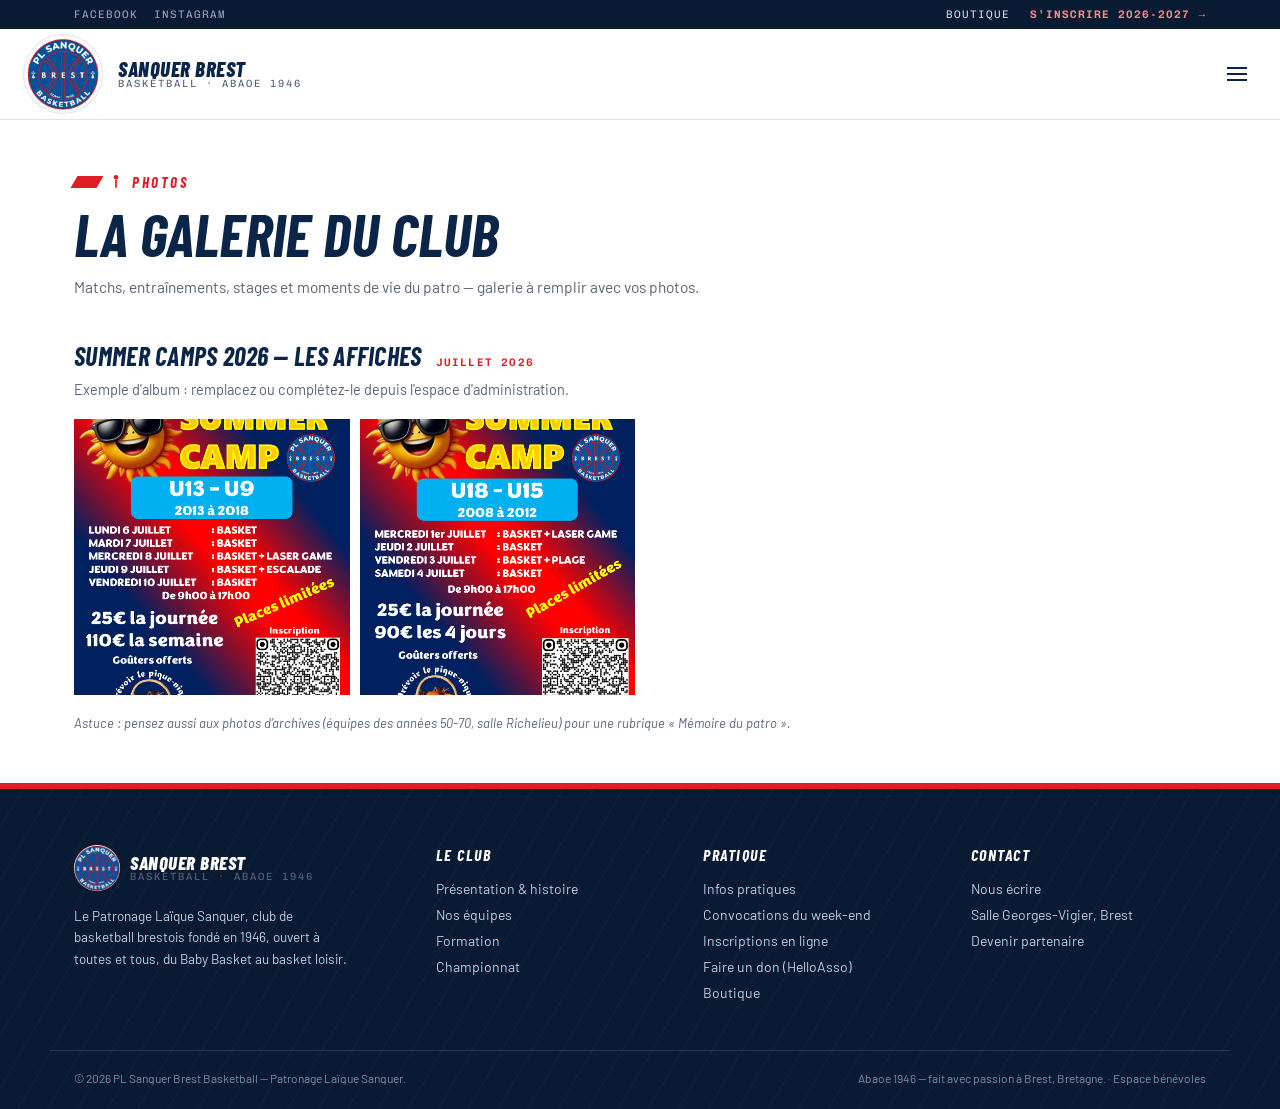
<file: pages/photos.html>
<!DOCTYPE html>
<html lang="fr">
<head>
<meta charset="UTF-8">
<meta name="viewport" content="width=device-width, initial-scale=1.0">
<title>Photos &mdash; PL Sanquer Brest Basketball</title>
<meta name="description" content="PL Sanquer Brest Basketball — club de basket brestois fondé en 1946. Équipes, championnats, école de basket, inscriptions et vie du club.">
<link rel="preconnect" href="https://fonts.googleapis.com">
<link rel="preconnect" href="https://fonts.gstatic.com" crossorigin>
<link href="https://fonts.googleapis.com/css2?family=Barlow:ital,wght@0,400;0,500;0,600;0,700;1,600;1,700&family=Barlow+Condensed:ital,wght@0,600;0,700;0,800;1,600;1,700;1,800&family=Chivo+Mono:ital,wght@0,500;0,600&display=swap" rel="stylesheet">
<link rel="stylesheet" href="../assets/css/styles.css">
</head>
<body>

<header>
  <div class="topbar">
    <div class="wrap topbar-inner">
      <div class="topbar-social">
        <a href="#" class="topbar-social-link">Facebook</a>
        <a href="#" class="topbar-social-link">Instagram</a>
      </div>
      <div class="topbar-right">
        <a href="../pages/boutique.html" class="topbar-link">Boutique</a>
        <a href="https://inscription.plmsanquer.org/" class="topbar-link accent" target="_blank" rel="noopener">S&rsquo;inscrire 2026-2027 &rarr;</a>
      </div>
    </div>
  </div>
  <div class="navbar">
    <a class="brand" href="../index.html">
      <img src="../assets/images/logo.jpg" alt="Blason PL Sanquer Brest Basketball">
      <div class="brand-text">
        <b>SANQUER BREST</b>
        <span>BASKETBALL &middot; ABAOE 1946</span>
      </div>
    </a>
    <nav class="links" id="navLinks">
      <a href="../index.html">Accueil</a>
      <a href="../pages/club.html">Le Club</a>
      <a href="../pages/equipes.html">Nos Équipes</a>
      <a href="../pages/convocations.html">Convocations</a>
      <a href="../pages/championnat.html">Championnat</a>
      <a href="../pages/formation.html">Formation</a>
      <a href="../pages/infos.html">Infos pratiques</a>
      <a href="../pages/partenariat.html">Partenariat</a>
      <a href="../pages/presse.html">Presse</a>
      <a href="../pages/photos.html" class="active">Photos</a>
      <a href="../pages/contact.html">Contact</a>
    </nav>
    <button class="burger" id="burgerBtn" aria-label="Ouvrir le menu" aria-expanded="false"><span></span></button>
  </div>
</header>

<main>

<div class="page active" id="photos">
  <section class="tight">
    <div class="wrap">
      <div class="head reveal">
        <div class="eyebrow"><span class="ermine"><svg viewBox="0 0 20 24" fill="currentColor"><rect x="8.5" y="8" width="3" height="14" rx="1"/><circle cx="10" cy="4" r="4"/></svg></span>Photos</div>
        <h2>La galerie du club</h2>
        <p>Matchs, entra&icirc;nements, stages et moments de vie du patro &mdash; galerie &agrave; remplir avec vos photos.</p>
      </div>
      <div id="galerie">
      <!-- Remplacé automatiquement par les albums de data/photos.json (modifiable depuis /admin/) -->
      <div class="grid grid-4">
        <div class="ph reveal"><span>Photo</span></div>
        <div class="ph rouge reveal"><span>Photo</span></div>
        <div class="ph wood reveal"><span>Photo</span></div>
        <div class="ph reveal"><span>Photo</span></div>
        <div class="ph wood reveal"><span>Photo</span></div>
        <div class="ph rouge reveal"><span>Photo</span></div>
        <div class="ph reveal"><span>Photo</span></div>
        <div class="ph rouge reveal"><span>Photo</span></div>
      </div>
      </div>
      <p class="note">Astuce&nbsp;: pensez aussi aux photos d&rsquo;archives (&eacute;quipes des ann&eacute;es 50-70, salle Richelieu) pour une rubrique &laquo;&nbsp;M&eacute;moire du patro&nbsp;&raquo;.</p>
    </div>
  </section>
</div>

</main>

<footer>
  <div class="wrap foot-grid">
    <div>
      <div class="brand">
        <img src="../assets/images/logo.jpg" alt="Blason du club">
        <div class="brand-text"><b>SANQUER BREST</b><span>BASKETBALL &middot; ABAOE 1946</span></div>
      </div>
      <p style="font-size:13.5px;line-height:1.6;max-width:280px;">Le Patronage La&iuml;que Sanquer, club de basketball brestois fond&eacute; en 1946, ouvert &agrave; toutes et tous, du Baby Basket au basket loisir.</p>
    </div>
    <div>
      <h4>Le Club</h4>
      <ul>
        <li><a href="../pages/club.html">Pr&eacute;sentation &amp; histoire</a></li>
        <li><a href="../pages/equipes.html">Nos &eacute;quipes</a></li>
        <li><a href="../pages/formation.html">Formation</a></li>
        <li><a href="../pages/championnat.html">Championnat</a></li>
      </ul>
    </div>
    <div>
      <h4>Pratique</h4>
      <ul>
        <li><a href="../pages/infos.html">Infos pratiques</a></li>
        <li><a href="../pages/convocations.html">Convocations du week-end</a></li>
        <li><a href="https://inscription.plmsanquer.org/" target="_blank" rel="noopener">Inscriptions en ligne</a></li>
        <li><a href="https://www.helloasso.com/associations/patronage-laique-sanquer/formulaires/1" target="_blank" rel="noopener">Faire un don (HelloAsso)</a></li>
        <li><a href="../pages/boutique.html">Boutique</a></li>
      </ul>
    </div>
    <div>
      <h4>Contact</h4>
      <ul>
        <li><a href="../pages/contact.html">Nous &eacute;crire</a></li>
        <li>Salle Georges-Vigier, Brest</li>
        <li><a href="../pages/partenariat.html">Devenir partenaire</a></li>
      </ul>
    </div>
  </div>
  <div class="wrap foot-bottom">
    <span>&copy; <span id="footYear">2026</span> PL Sanquer Brest Basketball &mdash; Patronage La&iuml;que Sanquer.</span>
    <span>Abaoe 1946 &mdash; fait avec passion &agrave; Brest, Bretagne. &middot; <a href="../admin/" rel="nofollow">Espace b&eacute;n&eacute;voles</a></span>
  </div>
</footer>

<script src="../assets/js/script.js"></script>

</body>
</html>
</file>
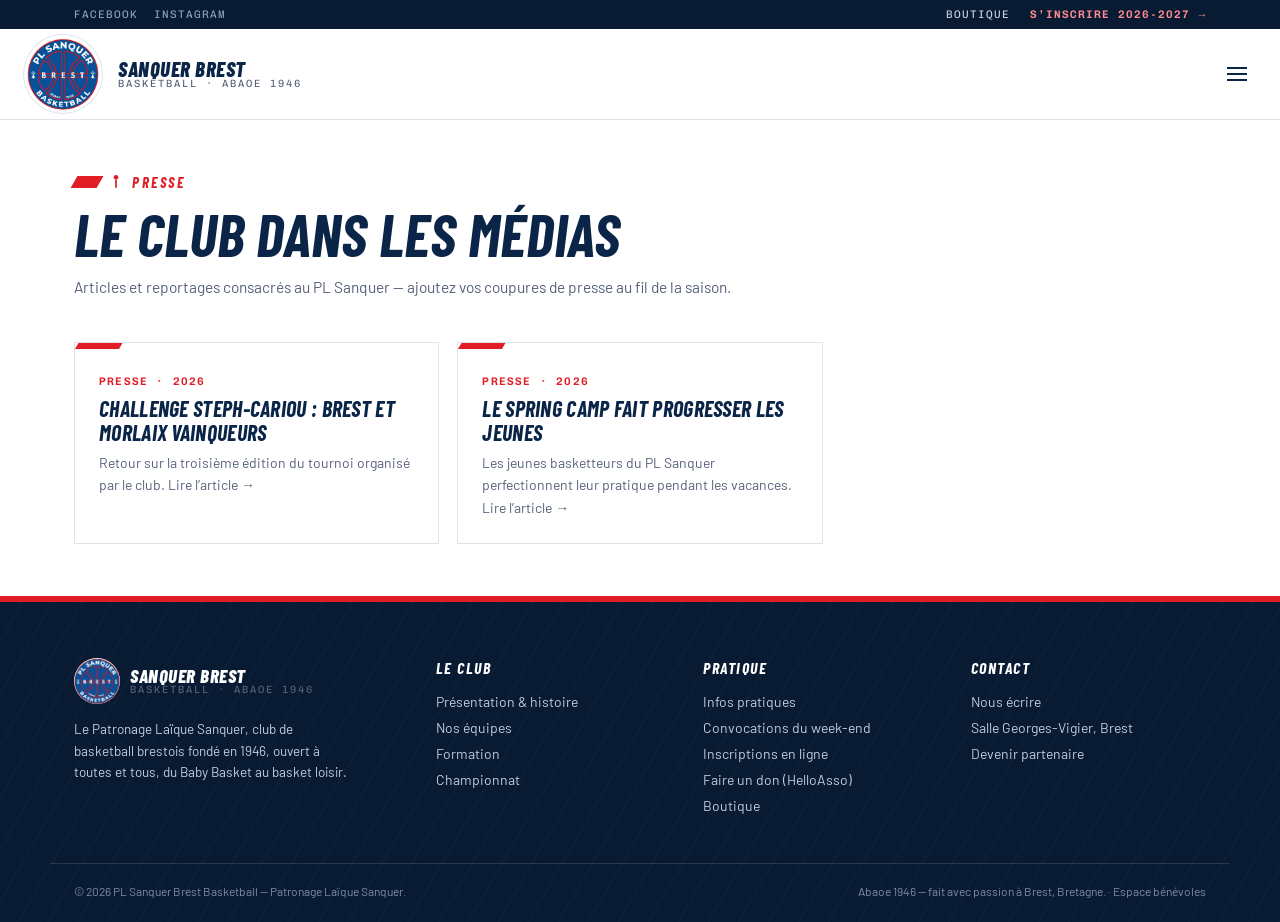
<file: pages/presse.html>
<!DOCTYPE html>
<html lang="fr">
<head>
<meta charset="UTF-8">
<meta name="viewport" content="width=device-width, initial-scale=1.0">
<title>Presse &mdash; PL Sanquer Brest Basketball</title>
<meta name="description" content="PL Sanquer Brest Basketball — club de basket brestois fondé en 1946. Équipes, championnats, école de basket, inscriptions et vie du club.">
<link rel="preconnect" href="https://fonts.googleapis.com">
<link rel="preconnect" href="https://fonts.gstatic.com" crossorigin>
<link href="https://fonts.googleapis.com/css2?family=Barlow:ital,wght@0,400;0,500;0,600;0,700;1,600;1,700&family=Barlow+Condensed:ital,wght@0,600;0,700;0,800;1,600;1,700;1,800&family=Chivo+Mono:ital,wght@0,500;0,600&display=swap" rel="stylesheet">
<link rel="stylesheet" href="../assets/css/styles.css">
</head>
<body>

<header>
  <div class="topbar">
    <div class="wrap topbar-inner">
      <div class="topbar-social">
        <a href="#" class="topbar-social-link">Facebook</a>
        <a href="#" class="topbar-social-link">Instagram</a>
      </div>
      <div class="topbar-right">
        <a href="../pages/boutique.html" class="topbar-link">Boutique</a>
        <a href="https://inscription.plmsanquer.org/" class="topbar-link accent" target="_blank" rel="noopener">S&rsquo;inscrire 2026-2027 &rarr;</a>
      </div>
    </div>
  </div>
  <div class="navbar">
    <a class="brand" href="../index.html">
      <img src="../assets/images/logo.jpg" alt="Blason PL Sanquer Brest Basketball">
      <div class="brand-text">
        <b>SANQUER BREST</b>
        <span>BASKETBALL &middot; ABAOE 1946</span>
      </div>
    </a>
    <nav class="links" id="navLinks">
      <a href="../index.html">Accueil</a>
      <a href="../pages/club.html">Le Club</a>
      <a href="../pages/equipes.html">Nos Équipes</a>
      <a href="../pages/convocations.html">Convocations</a>
      <a href="../pages/championnat.html">Championnat</a>
      <a href="../pages/formation.html">Formation</a>
      <a href="../pages/infos.html">Infos pratiques</a>
      <a href="../pages/partenariat.html">Partenariat</a>
      <a href="../pages/presse.html" class="active">Presse</a>
      <a href="../pages/photos.html">Photos</a>
      <a href="../pages/contact.html">Contact</a>
    </nav>
    <button class="burger" id="burgerBtn" aria-label="Ouvrir le menu" aria-expanded="false"><span></span></button>
  </div>
</header>

<main>

<div class="page active" id="presse">
  <section class="tight">
    <div class="wrap">
      <div class="head reveal">
        <div class="eyebrow"><span class="ermine"><svg viewBox="0 0 20 24" fill="currentColor"><rect x="8.5" y="8" width="3" height="14" rx="1"/><circle cx="10" cy="4" r="4"/></svg></span>Presse</div>
        <h2>Le club dans les m&eacute;dias</h2>
        <p>Articles et reportages consacr&eacute;s au PL Sanquer &mdash; ajoutez vos coupures de presse au fil de la saison.</p>
      </div>
      <!-- Remplacé automatiquement par data/presse.json (modifiable depuis /admin/) -->
      <div class="grid grid-3" id="presseGrid">
        <a class="card reveal" href="https://sanquerbasket.fr/index.php/la-presse/1018-les-equipes-de-brest-et-morlaix-remportent-la-troisieme-edition-du-challenge-steph-cariou" target="_blank" rel="noopener">
          <span class="tag mono">Presse &middot; 2026</span>
          <h3>Challenge Steph-Cariou&nbsp;: Brest et Morlaix vainqueurs</h3>
          <p>Retour sur la troisi&egrave;me &eacute;dition du tournoi organis&eacute; par le club. Lire l&rsquo;article &rarr;</p>
        </a>
        <a class="card reveal" href="https://sanquerbasket.fr/index.php/la-presse/1017-les-jeunes-basketteurs-du-pl-sanquer-ameiorent-leur-pratique-grace-au-spring-camp" target="_blank" rel="noopener">
          <span class="tag mono">Presse &middot; 2026</span>
          <h3>Le spring camp fait progresser les jeunes</h3>
          <p>Les jeunes basketteurs du PL Sanquer perfectionnent leur pratique pendant les vacances. Lire l&rsquo;article &rarr;</p>
        </a>
        <article class="card reveal">
          <span class="tag mono">&Agrave; ajouter</span>
          <h3>Votre prochaine coupure de presse</h3>
          <p>Dupliquez cette carte pour chaque nouvel article (Ouest-France, Le T&eacute;l&eacute;gramme, communiqu&eacute;s du club&hellip;).</p>
        </article>
      </div>
    </div>
  </section>
</div>

</main>

<footer>
  <div class="wrap foot-grid">
    <div>
      <div class="brand">
        <img src="../assets/images/logo.jpg" alt="Blason du club">
        <div class="brand-text"><b>SANQUER BREST</b><span>BASKETBALL &middot; ABAOE 1946</span></div>
      </div>
      <p style="font-size:13.5px;line-height:1.6;max-width:280px;">Le Patronage La&iuml;que Sanquer, club de basketball brestois fond&eacute; en 1946, ouvert &agrave; toutes et tous, du Baby Basket au basket loisir.</p>
    </div>
    <div>
      <h4>Le Club</h4>
      <ul>
        <li><a href="../pages/club.html">Pr&eacute;sentation &amp; histoire</a></li>
        <li><a href="../pages/equipes.html">Nos &eacute;quipes</a></li>
        <li><a href="../pages/formation.html">Formation</a></li>
        <li><a href="../pages/championnat.html">Championnat</a></li>
      </ul>
    </div>
    <div>
      <h4>Pratique</h4>
      <ul>
        <li><a href="../pages/infos.html">Infos pratiques</a></li>
        <li><a href="../pages/convocations.html">Convocations du week-end</a></li>
        <li><a href="https://inscription.plmsanquer.org/" target="_blank" rel="noopener">Inscriptions en ligne</a></li>
        <li><a href="https://www.helloasso.com/associations/patronage-laique-sanquer/formulaires/1" target="_blank" rel="noopener">Faire un don (HelloAsso)</a></li>
        <li><a href="../pages/boutique.html">Boutique</a></li>
      </ul>
    </div>
    <div>
      <h4>Contact</h4>
      <ul>
        <li><a href="../pages/contact.html">Nous &eacute;crire</a></li>
        <li>Salle Georges-Vigier, Brest</li>
        <li><a href="../pages/partenariat.html">Devenir partenaire</a></li>
      </ul>
    </div>
  </div>
  <div class="wrap foot-bottom">
    <span>&copy; <span id="footYear">2026</span> PL Sanquer Brest Basketball &mdash; Patronage La&iuml;que Sanquer.</span>
    <span>Abaoe 1946 &mdash; fait avec passion &agrave; Brest, Bretagne. &middot; <a href="../admin/" rel="nofollow">Espace b&eacute;n&eacute;voles</a></span>
  </div>
</footer>

<script src="../assets/js/script.js"></script>

</body>
</html>
</file>
<file: assets/css/styles.css>
/* ==========================================================================
   PL SANQUER BREST BASKETBALL — VARIANTE "SOIR DE MATCH"
   Identité : le club un samedi soir — tableau d'affichage, bande diagonale
   de maillot, typographie condensée italique façon numéro de dossard.
   Display Barlow Condensed italic, corps Barlow, chiffres Chivo Mono.
   Angles vifs (radius 0), bandes hachurées rouge/nuit entre les sections.
   ========================================================================== */

:root{
  --nuit:#081B33;         /* bleu nuit profond — la salle */
  --encre:#0A2547;
  --bleu:#16407E;
  --rouge:#E11D26;        /* rouge électrique — le maillot */
  --rouge-dark:#A8121A;
  --rouge-clair:#FF8A8F;
  --blanc:#FFFFFF;
  --gris-froid:#F1F4F9;   /* sections claires, gris froid */
  --ligne:#DFE4EC;
  --ardoise:#57627A;
  --radius:0px;
  --maxw:1180px;
  --font-display:'Barlow Condensed',sans-serif;
  --font-body:'Barlow',sans-serif;
  --font-mono:'Chivo Mono',monospace;
}

*{margin:0;padding:0;box-sizing:border-box;}
html{scroll-behavior:smooth;}
body{
  font-family:var(--font-body);
  color:var(--encre);
  background:var(--blanc);
  -webkit-font-smoothing:antialiased;
  overflow-x:hidden;
}
h1,h2,.display{
  font-family:var(--font-display);
  font-style:italic;
  text-transform:uppercase;
  letter-spacing:0;
  line-height:0.95;
  font-weight:700;
  color:var(--encre);
}
h3{font-family:var(--font-display);font-style:italic;text-transform:uppercase;
  font-weight:700;letter-spacing:0.3px;line-height:1.1;}
.mono{font-family:var(--font-mono);}
a{color:inherit;text-decoration:none;}
ul{list-style:none;}
img{max-width:100%;display:block;}
button{font-family:inherit;cursor:pointer;border:none;background:none;}
.wrap{max-width:var(--maxw);margin:0 auto;padding:0 24px;}

/* ===== EYEBROW — barre oblique de maillot ===== */
.eyebrow{
  display:inline-flex;align-items:center;gap:10px;
  font-family:var(--font-display);font-style:italic;font-weight:700;
  font-size:15px;letter-spacing:2.5px;text-transform:uppercase;
  color:var(--rouge);margin-bottom:14px;
}
.eyebrow::before{
  content:"";width:26px;height:12px;flex-shrink:0;
  background:var(--rouge);transform:skewX(-30deg);
}
.ermine{width:12px;height:14px;flex-shrink:0;}
.ermine svg{width:100%;height:100%;display:block;}

/* ===== SEAM — bande hachurée rouge/nuit ===== */
.seam{
  height:18px;width:100%;
  background:repeating-linear-gradient(-60deg,
    var(--rouge) 0 16px, var(--nuit) 16px 32px);
}
.seam svg{display:none;}

/* ===== TOPBAR ===== */
.topbar{background:var(--nuit);}
.topbar-inner{
  display:flex;align-items:center;justify-content:space-between;
  padding:8px 24px;gap:16px;
}
.topbar-social{display:flex;gap:16px;}
.topbar-social-link{
  font-family:var(--font-mono);font-size:11px;letter-spacing:1px;text-transform:uppercase;
  color:#8FA0BF;transition:color .15s;
}
.topbar-social-link:hover{color:#fff;}
.topbar-right{display:flex;gap:20px;align-items:center;}
.topbar-link{
  font-family:var(--font-mono);font-size:11px;letter-spacing:1px;text-transform:uppercase;
  color:#C9D3E2;transition:color .15s;
}
.topbar-link:hover{color:#fff;}
.topbar-link.accent{color:var(--rouge-clair);font-weight:600;}
.topbar-link.accent:hover{color:#fff;}
@media (max-width:600px){
  .topbar-inner{padding:7px 20px;}
  .topbar-social{display:none;}
}

/* ===== NAVBAR ===== */
header{
  position:sticky;top:0;z-index:1000;
  background:rgba(255,255,255,0.97);
  backdrop-filter:blur(6px);
  border-bottom:1px solid var(--ligne);
}
.navbar{
  display:flex;align-items:center;justify-content:space-between;gap:16px;
  max-width:1640px;margin:0 auto;padding:22px 24px;
}
.brand{display:flex;align-items:center;gap:16px;position:relative;flex-shrink:0;}
.brand img{
  width:96px;height:96px;border-radius:50%;
  margin:-20px 0;
  background:#fff;border:3px solid #fff;
  box-shadow:0 0 0 1px var(--ligne);
  position:relative;z-index:5;object-fit:cover;
}
.brand-text{display:flex;flex-direction:column;line-height:1.0;}
.brand-text b{
  font-family:var(--font-display);font-style:italic;font-weight:800;
  font-size:24px;letter-spacing:0.5px;text-transform:uppercase;white-space:nowrap;
}
.brand-text span{font-family:var(--font-mono);font-size:10.5px;color:var(--ardoise);letter-spacing:2px;white-space:nowrap;}
nav.links{display:flex;gap:0;flex-wrap:nowrap;min-width:0;justify-content:flex-end;}
nav.links a{
  font-family:var(--font-display);font-style:italic;font-weight:600;
  font-size:15px;letter-spacing:0.5px;text-transform:uppercase;
  padding:9px 9px;color:var(--encre);white-space:nowrap;
  position:relative;transition:color .15s;
}
nav.links a::after{
  content:"";position:absolute;left:9px;right:9px;bottom:4px;height:3px;
  background:var(--rouge);transform:skewX(-30deg) scaleX(0);
  transform-origin:left;transition:transform .18s;
}
nav.links a:hover{color:var(--rouge);}
nav.links a.active{color:var(--rouge);}
nav.links a.active::after,nav.links a:hover::after{transform:skewX(-30deg) scaleX(1);}
.burger{display:none;width:38px;height:38px;align-items:center;justify-content:center;}
.burger span,.burger span::before,.burger span::after{
  content:"";display:block;width:20px;height:2px;background:var(--encre);position:relative;transition:.2s;
}
.burger span::before{content:"";position:absolute;top:-6px;width:20px;height:2px;background:var(--encre);}
.burger span::after{content:"";position:absolute;top:6px;width:20px;height:2px;background:var(--encre);}
/* Écrans moyens : le logo rond seul à gauche pour laisser la place aux 11 liens */
@media (max-width:1639px){
  .brand-text{display:none;}
}
@media (max-width:1400px){
  .brand img{width:78px;height:78px;margin:-16px 0;}
  .brand-text b{font-size:21px;}
  nav.links a{font-size:14px;padding:9px 6px;}
  nav.links a::after{left:6px;right:6px;}
}
@media (max-width:1300px){
  .brand-text{display:flex;}
}
@media (max-width:1300px){
  nav.links{display:none;position:absolute;top:100%;left:0;right:0;background:#fff;flex-direction:column;
    border-bottom:1px solid var(--ligne);padding:8px 16px 16px;box-shadow:0 1px 0 var(--ligne);}
  nav.links.open{display:flex;}
  nav.links a{padding:12px 10px;border-bottom:1px solid var(--ligne);}
  nav.links a::after{display:none;}
  .burger{display:flex;}
}
@media (max-width:600px){
  .navbar{padding:14px 20px;}
  .brand{gap:12px;}
  .brand img{width:64px;height:64px;margin:-12px 0;border-width:2px;}
  .brand-text b{font-size:20px;}
  .brand-text span{font-size:9px;}
}

/* ===== SECTIONS ===== */
.page{display:none;}
.page.active{display:block;}
section{padding:76px 0;}
section.tight{padding:52px 0;}
.light{background:var(--gris-froid);}
.navy{
  background:var(--nuit);color:#fff;position:relative;
  background-image:repeating-linear-gradient(-60deg,
    rgba(255,255,255,0.025) 0 2px, transparent 2px 26px);
}
.navy .eyebrow{color:var(--rouge-clair);}
.navy .eyebrow::before{background:var(--rouge-clair);}
.navy h2{color:#fff;}

.head{max-width:700px;margin-bottom:42px;}
.head h2{font-size:clamp(38px,5vw,60px);}
.head p{color:var(--ardoise);margin-top:12px;font-size:15.5px;line-height:1.65;}
.navy .head p{color:#C0CCE0;}

/* ===== GRILLES ===== */
.grid{display:grid;gap:18px;}
.grid-2{grid-template-columns:repeat(2,1fr);}
.grid-3{grid-template-columns:repeat(3,1fr);}
.grid-4{grid-template-columns:repeat(4,1fr);}
@media (max-width:920px){.grid-3,.grid-4{grid-template-columns:repeat(2,1fr);}}
@media (max-width:620px){.grid-2,.grid-3,.grid-4{grid-template-columns:1fr;}}

/* ===== CARTES — barre oblique rouge ===== */
.card{
  position:relative;overflow:hidden;
  background:#fff;border:1px solid var(--ligne);
  padding:26px 24px 24px;
  transition:transform .18s,border-color .18s,box-shadow .18s;
}
.card::before{
  content:"";position:absolute;top:0;left:0;width:44px;height:6px;
  background:var(--rouge);transform:skewX(-30deg);transform-origin:bottom left;
  transition:width .2s;
}
.card:hover{border-color:var(--nuit);transform:translateY(-3px);
  box-shadow:0 10px 24px -14px rgba(8,27,51,0.35);}
.card:hover::before{width:76px;}
.card .tag{
  font-family:var(--font-mono);font-size:11px;letter-spacing:1.2px;
  text-transform:uppercase;color:var(--rouge);font-weight:600;
}
.card h3{font-size:22px;margin-top:8px;}
.card p{color:var(--ardoise);font-size:14px;margin-top:8px;line-height:1.6;}
.card.table-card{padding:0;}
.card.table-card::before{z-index:2;}

/* cartes sur fond nuit */
.card-navy{background:rgba(255,255,255,0.05);border-color:rgba(255,255,255,0.15);color:#fff;}
.card-navy h3{color:#fff;}
.card-navy p{color:#C0CCE0;}
.card-navy:hover{border-color:var(--rouge-clair);box-shadow:0 10px 24px -14px rgba(0,0,0,0.6);}

.cat-card p{color:var(--rouge);font-weight:600;}

/* ===== PLACEHOLDER PHOTO ===== */
.ph{
  background:var(--gris-froid);
  border:1px dashed #C7CFDC;
  aspect-ratio:4/3;
  display:flex;align-items:center;justify-content:center;
  color:var(--ardoise);
  font-family:var(--font-mono);font-size:11.5px;letter-spacing:0.6px;text-align:center;
  position:relative;overflow:hidden;
}
.ph.rouge{background:#FDECED;border-color:#F3B9BC;color:var(--rouge-dark);}
.ph.wood{background:#0E2440;border-color:#2C4A73;color:#9FB4D4;}
.ph span{padding:0 14px;}

/* ===== BOUTONS — bord droit biseauté ===== */
.btn{
  display:inline-flex;align-items:center;gap:8px;padding:13px 30px 13px 22px;
  font-family:var(--font-display);font-style:italic;font-weight:700;
  font-size:16px;letter-spacing:1px;text-transform:uppercase;
  clip-path:polygon(0 0,100% 0,calc(100% - 12px) 100%,0 100%);
  transition:background-color .15s,color .15s;
}
.btn-rouge{background:var(--rouge);color:#fff;}
.btn-rouge:hover{background:var(--nuit);}
.btn-outline{border:1px solid rgba(255,255,255,0.4);color:#fff;clip-path:none;}
.btn-outline:hover{border-color:#fff;background:rgba(255,255,255,0.06);}
.btn-bleu{background:var(--bleu);color:#fff;}
.btn-bleu:hover{background:var(--nuit);}
.btn-ghost{background:var(--nuit);color:#fff;}
.btn-ghost:hover{background:var(--rouge);}

/* ===== TICKER — bandeau d'affichage ===== */
.ticker{background:var(--nuit);border-bottom:3px solid var(--rouge);}
.ticker-inner{display:flex;flex-wrap:wrap;padding:0;}
.ticker-item{
  flex:1;min-width:220px;display:flex;flex-direction:column;gap:4px;
  padding:15px 22px;border-right:1px solid rgba(255,255,255,0.12);
  transition:background-color .15s;
}
.ticker-item:last-child{border-right:none;}
.ticker-item:hover{background:var(--bleu);}
.ticker-date{font-size:11px;letter-spacing:1.5px;color:var(--rouge-clair);}
.ticker-title{font-size:13.5px;font-weight:600;line-height:1.4;color:#fff;}
@media (max-width:760px){
  .ticker-item{border-right:none;border-bottom:1px solid rgba(255,255,255,0.12);}
  .ticker-item:last-child{border-bottom:none;}
}

/* ===== AVIS (panneau d'affichage) ===== */
.avis{
  position:relative;overflow:hidden;background:#fff;
  border:1px solid var(--ligne);padding:26px 26px 24px;
  transition:transform .18s,border-color .18s,box-shadow .18s;
}
.avis:hover{border-color:var(--nuit);transform:translateY(-3px);
  box-shadow:0 10px 24px -14px rgba(8,27,51,0.35);}
.light .avis, .light .card{border-color:#D5DCE8;}
.avis-stamp{
  display:inline-block;font-family:var(--font-display);font-style:italic;font-weight:700;
  font-size:14px;letter-spacing:1.5px;text-transform:uppercase;color:#fff;
  background:var(--rouge);padding:5px 14px;margin-bottom:14px;
  clip-path:polygon(0 0,100% 0,calc(100% - 8px) 100%,0 100%);
}
.avis h3{font-size:23px;}
.avis p{color:var(--ardoise);font-size:14px;line-height:1.6;margin-top:8px;}
.avis .avis-links{margin-top:16px;display:flex;flex-wrap:wrap;gap:10px;}

/* ===== TABLES — tableau d'affichage ===== */
table{width:100%;border-collapse:collapse;font-size:14px;}
th,td{padding:12px 12px;text-align:left;border-bottom:1px solid var(--ligne);}
thead th{
  font-family:var(--font-display);font-style:italic;font-weight:700;
  font-size:14px;letter-spacing:1.5px;text-transform:uppercase;
  color:#fff;background:var(--nuit);border-bottom:none;
}
tbody tr:hover{background:var(--gris-froid);}
td.num,th.num{font-family:var(--font-mono);text-align:center;}
tr.nous{background:rgba(225,29,38,0.07);}
tr.nous td{font-weight:600;}
tr.nous td:first-child{box-shadow:inset 4px 0 0 var(--rouge);}

/* ===== ONGLETS ===== */
.cat-tabs{display:flex;gap:4px;flex-wrap:wrap;margin-bottom:28px;}
.cat-tab{
  padding:10px 18px;background:var(--gris-froid);
  font-family:var(--font-display);font-style:italic;font-weight:700;
  font-size:15px;letter-spacing:0.8px;text-transform:uppercase;color:var(--ardoise);
  clip-path:polygon(0 0,100% 0,calc(100% - 9px) 100%,0 100%);
  transition:background-color .15s,color .15s;
}
.cat-tab:hover{color:var(--encre);background:#E4E9F2;}
.cat-tab.active{color:#fff;background:var(--rouge);}
.cat-panel{display:none;}
.cat-panel.active{display:block;}

/* ===== FRISE HISTORIQUE ===== */
.frise{position:relative;padding-left:36px;max-width:760px;}
.frise::before{
  content:"";position:absolute;left:9px;top:6px;bottom:6px;width:3px;
  background:var(--rouge);
}
.frise-item{position:relative;padding-bottom:34px;}
.frise-item:last-child{padding-bottom:0;}
.frise-item::before{
  content:"";position:absolute;left:-33px;top:6px;width:13px;height:13px;
  background:var(--nuit);transform:skewX(-14deg);
}
.frise-date{
  font-family:var(--font-display);font-style:italic;font-size:34px;font-weight:800;
  color:var(--rouge);letter-spacing:1px;line-height:1;
}
.frise-item h3{font-size:21px;margin-top:6px;}
.frise-item p{color:var(--ardoise);font-size:14.5px;line-height:1.65;margin-top:6px;}

/* ===== FORMULAIRE ===== */
.form{display:grid;gap:14px;max-width:520px;}
.form input,.form textarea,.form select{
  padding:12px 14px;border:1px solid #CBD3E0;font-family:inherit;font-size:14px;width:100%;background:#fff;
}
.form input:focus,.form textarea:focus,.form select:focus{
  outline:2px solid var(--rouge);outline-offset:0;border-color:var(--rouge);
}
.form label{font-size:13px;font-weight:600;margin-bottom:5px;display:block;}
.row2{display:grid;grid-template-columns:1fr 1fr;gap:14px;}
@media (max-width:560px){.row2{grid-template-columns:1fr;}}

/* ===== DIVERS ===== */
.info-line{display:flex;gap:12px;margin-bottom:14px;font-size:14px;color:var(--ardoise);line-height:1.55;}
.info-line b{color:var(--encre);flex-shrink:0;}
.pill{display:inline-flex;align-items:center;gap:6px;background:#fff;border:1px solid var(--ligne);
  padding:6px 14px;font-size:13px;font-weight:600;margin:4px 6px 4px 0;}
a.pill:hover{border-color:var(--rouge);color:var(--rouge);}
.price{font-family:var(--font-mono);font-weight:600;color:var(--rouge);font-size:15px;}
.center{text-align:center;margin:0 auto;}
.note{color:var(--ardoise);font-size:13px;margin-top:20px;font-style:italic;}
:focus-visible{outline:2px solid var(--rouge);outline-offset:2px;}

.reveal{opacity:0;transform:translateY(14px);transition:opacity .45s ease,transform .45s ease;}
.reveal.in{opacity:1;transform:translateY(0);}
@media (prefers-reduced-motion: reduce){
  .reveal{transition:none;opacity:1;transform:none;}
  html{scroll-behavior:auto;}
  .slides{transition:none !important;}
  .card,.avis{transition:none;}
}

/* ===== DIAPORAMA ===== */
.slider{
  position:relative;overflow:hidden;
  aspect-ratio:16/7;border:1px solid var(--ligne);
  border-left:6px solid var(--rouge);
}
.slides{display:flex;height:100%;transition:transform .6s cubic-bezier(.65,0,.35,1);}
.slide{position:relative;min-width:100%;height:100%;}
.slide .ph{height:100%;width:100%;aspect-ratio:auto;border:none;}
.slide-caption{
  position:absolute;left:0;bottom:0;right:0;padding:28px 30px;
  background:linear-gradient(to top, rgba(8,27,51,0.94), rgba(8,27,51,0));color:#fff;
}
.slide-caption .tag{
  font-family:var(--font-mono);font-size:11px;letter-spacing:1.5px;
  text-transform:uppercase;font-weight:600;color:var(--rouge-clair);
}
.slide-caption h3{font-size:26px;margin-top:6px;color:#fff;}
.slide-caption p{font-size:13px;color:#CFD9EA;margin-top:6px;max-width:520px;}
.slide-btn{
  position:absolute;top:50%;transform:translateY(-50%);width:40px;height:40px;
  background:rgba(8,27,51,0.6);color:#fff;font-size:20px;line-height:1;display:flex;
  align-items:center;justify-content:center;z-index:5;transition:background .15s;
}
.slide-btn:hover{background:var(--rouge);}
.slide-btn.prev{left:0;}
.slide-btn.next{right:0;}
.dots{position:absolute;bottom:14px;right:20px;display:flex;gap:6px;z-index:5;}
.dot{width:16px;height:5px;background:rgba(255,255,255,0.4);cursor:pointer;
  transform:skewX(-30deg);transition:background .15s;border:none;padding:0;}
.dot.active{background:var(--rouge);}
@media (max-width:640px){.slider{aspect-ratio:3/4;}}

/* ===== BANNIÈRE PROMO ===== */
.promo-banner .ph{border-left:none;border-right:none;aspect-ratio:21/6;}
@media (max-width:640px){.promo-banner .ph{aspect-ratio:16/7;}}

/* ===== PARTENAIRES ===== */
.partners-section{background:var(--gris-froid);padding:72px 0;}
.partner-heading{
  display:inline-block;font-family:var(--font-display);font-style:italic;font-weight:700;
  font-size:20px;text-transform:uppercase;letter-spacing:1px;color:var(--encre);
  padding-bottom:8px;border-bottom:3px solid var(--rouge);margin-bottom:24px;
}
.partner-grid{display:grid;gap:14px;}
.partner-grid-officiel{grid-template-columns:repeat(6,1fr);}
.partner-logo{
  background:#fff;border:1px solid #D5DCE8;
  min-height:96px;display:flex;align-items:center;justify-content:center;
  text-align:center;padding:14px;font-weight:700;font-size:13px;color:var(--encre);line-height:1.3;
  transition:border-color .15s,transform .15s;
}
.partner-logo:hover{border-color:var(--rouge);transform:translateY(-2px);}
.partner-logo img{max-width:85%;max-height:60px;object-fit:contain;}
@media (max-width:900px){.partner-grid-officiel{grid-template-columns:repeat(3,1fr);}}
@media (max-width:560px){.partner-grid-officiel{grid-template-columns:repeat(2,1fr);}}

/* ===== FOOTER ===== */
footer{
  background:var(--nuit);color:#C0CCE0;padding:56px 0 24px;
  border-top:6px solid var(--rouge);
  background-image:repeating-linear-gradient(-60deg,
    rgba(255,255,255,0.02) 0 2px, transparent 2px 26px);
}
.foot-grid{display:grid;grid-template-columns:1.4fr 1fr 1fr 1fr;gap:32px;}
@media (max-width:760px){.foot-grid{grid-template-columns:1fr 1fr;}}
footer .brand img{width:46px;height:46px;margin:0;border:none;box-shadow:none;}
footer .brand{gap:10px;margin-bottom:14px;}
footer .brand-text b{color:#fff;font-size:19px;}
footer h4{font-family:var(--font-display);font-style:italic;font-weight:700;color:#fff;
  font-size:16px;text-transform:uppercase;letter-spacing:1.5px;margin-bottom:16px;}
footer li{margin-bottom:9px;font-size:14px;}
footer li a:hover{color:#fff;}
.foot-bottom{border-top:1px solid rgba(255,255,255,0.12);margin-top:40px;padding-top:20px;
  display:flex;justify-content:space-between;flex-wrap:wrap;gap:10px;font-size:12px;color:#7C8BAB;}
/* =====================================================================
   CONTENU GÉRÉ DEPUIS L'ESPACE BÉNÉVOLES (/admin/)
   ===================================================================== */

/* Bannière « À la une » avec image */
.promo-banner .promo-img{display:block;}
.promo-banner .promo-img img{display:block;width:100%;aspect-ratio:21/6;object-fit:cover;}
@media (max-width:640px){.promo-banner .promo-img img{aspect-ratio:16/7;}}

/* Diaporama : photo plein cadre + lien */
.slide-img{position:absolute;inset:0;width:100%;height:100%;object-fit:cover;}
.slide-more{
  display:inline-block;margin-top:10px;font-size:13px;font-weight:600;color:#fff;
  border-bottom:2px solid var(--rouge);padding-bottom:2px;
}
.slide-more:hover{color:var(--rouge-clair);}

/* Partenaires cliquables */
a.partner-logo{text-decoration:none;}

/* Presse : visuel en tête de carte */
.card-media{margin:-26px -24px 18px;aspect-ratio:16/9;overflow:hidden;background:var(--gris-froid);}
.card-media img{width:100%;height:100%;object-fit:cover;display:block;}

/* Galerie photos */
.album + .album{margin-top:56px;}
.album-head{display:flex;align-items:baseline;flex-wrap:wrap;gap:6px 14px;margin-bottom:8px;}
.album-head h3{font-size:26px;}
.album-date{font-family:var(--font-mono);font-size:11px;letter-spacing:1.2px;
  text-transform:uppercase;color:var(--rouge);font-weight:600;}
.album-desc{color:var(--ardoise);font-size:14.5px;line-height:1.6;max-width:680px;margin-bottom:18px;}
.gallery-grid{display:grid;grid-template-columns:repeat(4,1fr);gap:10px;margin-top:14px;}
@media (max-width:900px){.gallery-grid{grid-template-columns:repeat(3,1fr);}}
@media (max-width:560px){.gallery-grid{grid-template-columns:repeat(2,1fr);gap:6px;}}
.gallery-item{display:block;width:100%;padding:0;border:0;aspect-ratio:1;overflow:hidden;
  background:var(--gris-froid);cursor:zoom-in;position:relative;}
.gallery-item img{width:100%;height:100%;object-fit:cover;display:block;transition:transform .35s ease;}
.gallery-item:hover img{transform:scale(1.04);}
.gallery-item:focus-visible{outline:3px solid var(--rouge);outline-offset:2px;}

/* Visionneuse plein écran */
body.lb-open{overflow:hidden;}
.lightbox{position:fixed;inset:0;z-index:1000;background:rgba(8,27,51,0.95);
  display:flex;align-items:center;justify-content:center;padding:56px 72px;}
.lightbox[hidden]{display:none;}
.lightbox figure{margin:0;max-width:100%;max-height:100%;display:flex;flex-direction:column;align-items:center;gap:12px;}
.lightbox img{max-width:100%;max-height:calc(100vh - 150px);object-fit:contain;display:block;}
.lightbox figcaption{color:#CFD9EA;font-size:14px;text-align:center;line-height:1.5;}
.lightbox figcaption .mono{display:block;color:var(--rouge-clair);font-size:11px;letter-spacing:1px;margin-top:4px;text-transform:uppercase;}
.lb-btn{position:absolute;width:48px;height:48px;display:flex;align-items:center;justify-content:center;
  background:rgba(255,255,255,0.08);border:1px solid rgba(255,255,255,0.2);color:#fff;
  font-size:28px;line-height:1;cursor:pointer;transition:background .15s,border-color .15s;}
.lb-btn:hover,.lb-btn:focus-visible{background:var(--rouge);border-color:var(--rouge);}
.lb-btn[hidden]{display:none;}
.lb-close{top:14px;right:14px;}
.lb-prev{left:14px;top:50%;transform:translateY(-50%);}
.lb-next{right:14px;top:50%;transform:translateY(-50%);}
@media (max-width:640px){
  .lightbox{padding:64px 8px 76px;}
  .lb-prev,.lb-next{top:auto;bottom:14px;transform:none;}
  .lb-prev{left:calc(50% - 56px);} .lb-next{right:calc(50% - 56px);}
}
@media (prefers-reduced-motion:reduce){.gallery-item img{transition:none;}}

/* ===== PAGE CONVOCATIONS ===== */
.convoc{max-width:880px;}
.convoc-empty{border-left:6px solid var(--rouge);background:var(--gris-froid);padding:24px 26px;}
.convoc-empty h3{font-size:24px;margin-bottom:6px;}
.convoc-empty p{color:var(--ardoise);line-height:1.6;}
.convoc-periode{font-family:var(--font-display);font-style:italic;font-weight:700;font-size:clamp(22px,3vw,30px);
  text-transform:uppercase;color:var(--rouge);margin-bottom:16px;line-height:1.1;}
.convoc-alerte{background:#FFF4E5;border-left:4px solid #E08A00;padding:12px 16px;margin-bottom:16px;font-size:14.5px;line-height:1.5;}
.convoc-message{background:var(--nuit);color:#fff;padding:16px 20px;margin-bottom:22px;font-size:15.5px;line-height:1.6;
  border-left:6px solid var(--rouge);}
.convoc-filtres{display:flex;flex-wrap:wrap;gap:8px;margin-bottom:28px;}
.convoc-chip{border:1px solid var(--ligne);background:#fff;color:var(--encre);padding:8px 14px;cursor:pointer;
  font-family:var(--font-body);font-weight:600;font-size:14px;transition:background .15s,color .15s,border-color .15s;}
.convoc-chip:hover{border-color:var(--encre);}
.convoc-chip[aria-pressed="true"]{background:var(--encre);border-color:var(--encre);color:#fff;}
.convoc-day + .convoc-day{margin-top:34px;}
.convoc-day[hidden]{display:none;}
.convoc-day h3{font-size:clamp(24px,3vw,32px);padding-bottom:10px;margin-bottom:14px;border-bottom:3px solid var(--encre);}
.convoc-day h3::first-letter{text-transform:uppercase;}
.convoc-list{display:flex;flex-direction:column;gap:12px;}
.convoc-card{display:grid;grid-template-columns:118px 1fr;background:#fff;border:1px solid var(--ligne);}
.convoc-card[hidden]{display:none;}
.convoc-time{background:var(--nuit);color:#fff;display:flex;flex-direction:column;align-items:center;justify-content:center;
  padding:14px 8px;text-align:center;gap:2px;}
.convoc-time b{font-family:var(--font-display);font-style:italic;font-weight:800;font-size:34px;line-height:1;}
.convoc-label{font-size:11px;letter-spacing:1px;text-transform:uppercase;color:#9FB0CC;}
.convoc-rdv{margin-top:6px;font-weight:600;font-size:14px;color:var(--rouge-clair);}
.convoc-main{padding:14px 18px;min-width:0;}
.convoc-top{display:flex;align-items:center;gap:10px;flex-wrap:wrap;margin-bottom:4px;}
.convoc-top h4{font-family:var(--font-display);font-weight:700;font-size:23px;line-height:1.1;margin:0;}
.convoc-lieu{font-size:11.5px;font-weight:700;letter-spacing:.8px;text-transform:uppercase;padding:3px 9px;}
.convoc-lieu.dom{background:var(--rouge);color:#fff;}
.convoc-lieu.ext{border:1.5px solid var(--encre);color:var(--encre);}
.convoc-vs{font-size:15.5px;margin:2px 0 4px;}
.convoc-salle{font-size:14px;color:var(--ardoise);margin:0;}
.convoc-salle a{color:var(--rouge-dark);font-weight:600;}
.convoc-note{font-size:14px;margin:8px 0 0;padding:8px 10px;background:var(--gris-froid);line-height:1.5;}
.convoc-joueurs{font-size:14px;margin:8px 0 0;line-height:1.5;}
.convoc-joueurs span{font-weight:600;}
.convoc-affiche{margin:36px 0 0;}
.convoc-affiche img{display:block;max-width:100%;border:1px solid var(--ligne);}
.convoc-affiche figcaption{font-size:13px;color:var(--ardoise);margin-top:8px;}
@media (max-width:560px){
  .convoc-card{grid-template-columns:88px 1fr;}
  .convoc-time b{font-size:27px;}
  .convoc-main{padding:12px 14px;}
  .convoc-top h4{font-size:20px;}
}
</file>
<file: admin/admin.css>
/* Espace bénévoles — aux couleurs du PL Sanquer */
:root{
  --nuit:#081B33;
  --encre:#0A2547;
  --bleu:#16407E;
  --rouge:#E11D26;
  --rouge-dark:#A8121A;
  --fond:#F1F4F9;
  --ligne:#DFE4EC;
  --ardoise:#57627A;
  --blanc:#fff;
  --ok:#1D7A4A;
  --display:'Barlow Condensed','Arial Narrow',sans-serif;
  --body:'Barlow',system-ui,-apple-system,'Segoe UI',sans-serif;
}
*{box-sizing:border-box;}
[hidden]{display:none !important;}
html{-webkit-text-size-adjust:100%;}
body{margin:0;font-family:var(--body);font-size:16px;line-height:1.5;color:var(--encre);background:var(--fond);}
body.has-publishbar{padding-bottom:96px;}
button,input,textarea,select{font:inherit;color:inherit;}
a{color:var(--bleu);}
:focus-visible{outline:3px solid var(--rouge);outline-offset:2px;}

/* ---------- Boutons ---------- */
.btn{display:inline-flex;align-items:center;justify-content:center;gap:8px;
  padding:11px 20px;border:0;border-radius:4px;cursor:pointer;font-weight:600;
  background:var(--nuit);color:#fff;transition:background .15s;white-space:nowrap;}
.btn:hover{background:var(--bleu);}
.btn:disabled{opacity:.55;cursor:default;}
.btn-primary{background:var(--rouge);}
.btn-primary:hover{background:var(--rouge-dark);}
.btn-quiet{background:transparent;color:var(--encre);box-shadow:inset 0 0 0 1px #C7CFDC;}
.btn-quiet:hover{background:#fff;}
.btn-block{width:100%;}
.btn-small{padding:8px 14px;font-size:14.5px;}
.btn-add{background:#fff;color:var(--encre);box-shadow:inset 0 0 0 1px #C7CFDC;padding:8px 14px;font-size:14.5px;}
.btn-add::before{content:"+";font-size:19px;line-height:1;color:var(--rouge);font-weight:700;}
.btn-add:hover{background:var(--fond);}
.icon-btn{width:34px;height:34px;border:0;border-radius:4px;background:transparent;cursor:pointer;
  font-size:16px;color:var(--ardoise);display:inline-flex;align-items:center;justify-content:center;}
.icon-btn:hover:not(:disabled){background:var(--fond);color:var(--encre);}
.icon-btn:disabled{opacity:.3;cursor:default;}
.icon-btn.danger:hover{background:#FDECED;color:var(--rouge-dark);}

/* ---------- Connexion ---------- */
.login{min-height:100vh;display:flex;align-items:center;justify-content:center;padding:24px;
  background:var(--nuit) repeating-linear-gradient(-60deg,transparent 0 22px,rgba(255,255,255,.025) 22px 44px);}
.login-card{width:100%;max-width:380px;background:#fff;border-radius:6px;padding:32px 28px 24px;
  border-top:6px solid var(--rouge);}
.login-logo{width:72px;height:72px;border-radius:50%;display:block;margin-bottom:16px;}
.login h1{font-family:var(--display);font-style:italic;font-weight:800;font-size:34px;line-height:1;margin:0 0 8px;}
.login-intro{color:var(--ardoise);margin:0 0 22px;font-size:15px;}
.login-error{background:#FDECED;color:var(--rouge-dark);padding:10px 12px;border-radius:4px;font-size:14.5px;margin:0 0 14px;}
.login-back{display:block;text-align:center;margin-top:16px;font-size:14.5px;color:var(--ardoise);}

/* ---------- En-tête et onglets ---------- */
.topbar{background:var(--nuit);color:#fff;display:flex;align-items:center;justify-content:space-between;
  gap:12px;padding:10px 20px;}
.brand{display:flex;align-items:center;gap:10px;color:#fff;text-decoration:none;
  font-family:var(--display);font-style:italic;font-weight:700;font-size:21px;}
.brand img{width:38px;height:38px;border-radius:50%;}
.top-actions{display:flex;gap:4px;align-items:center;}
.top-actions a,.top-actions button{color:#C0CCE0;background:none;border:0;cursor:pointer;
  font-size:14.5px;padding:8px 10px;text-decoration:none;border-radius:4px;}
.top-actions a:hover,.top-actions button:hover{color:#fff;background:rgba(255,255,255,.08);}

.tabs{background:#fff;border-bottom:1px solid var(--ligne);display:flex;gap:4px;padding:0 20px;
  overflow-x:auto;position:sticky;top:0;z-index:5;}
.tab{border:0;background:none;cursor:pointer;padding:15px 14px 12px;font-family:var(--display);
  font-weight:700;font-size:19px;color:var(--ardoise);border-bottom:4px solid transparent;
  display:inline-flex;align-items:center;gap:7px;white-space:nowrap;}
.tab:hover{color:var(--encre);}
.tab.active{color:var(--encre);border-bottom-color:var(--rouge);}
.tab-dot{width:8px;height:8px;border-radius:50%;background:var(--rouge);}

/* ---------- Contenu ---------- */
.content{max-width:780px;margin:0 auto;padding:24px 20px 40px;}
.section-intro{color:var(--ardoise);margin:0 0 20px;}
.loading{color:var(--ardoise);padding:40px 0;text-align:center;}
.notice{padding:12px 16px;border-radius:4px;margin-bottom:18px;font-weight:500;}
.notice-success{background:#E3F4EA;color:var(--ok);}
.notice-error{background:#FDECED;color:var(--rouge-dark);}
.notice-info{background:#fff;color:var(--encre);box-shadow:inset 0 0 0 1px var(--ligne);}

.group{background:#fff;border:1px solid var(--ligne);border-radius:6px;padding:20px 20px 8px;margin-bottom:20px;}
.group-head{display:flex;align-items:center;justify-content:space-between;gap:12px;flex-wrap:wrap;margin-bottom:12px;}
.group-title{font-family:var(--display);font-style:italic;font-weight:700;font-size:23px;line-height:1.1;margin:0 0 14px;
  display:flex;align-items:center;gap:10px;}
.group-head .group-title{margin:0;}
.sublist{margin:6px 0 18px;padding:14px;background:var(--fond);border-radius:6px;}
.sublist .group-title{font-size:19px;}
.count{font-family:var(--body);font-style:normal;font-weight:600;font-size:13px;color:var(--ardoise);
  background:var(--fond);border-radius:999px;padding:1px 9px;}
.sublist .count{background:#fff;}
.empty{color:var(--ardoise);font-size:14.5px;margin:4px 0 14px;}

/* ---------- Champs ---------- */
.field{display:block;margin-bottom:16px;}
.field-label{display:block;font-weight:600;font-size:15px;margin-bottom:6px;}
.field-hint{color:var(--ardoise);font-size:13.5px;margin:6px 0 0;}
.group-head + .field-hint{margin:-4px 0 12px;}
input:not([type]),input[type=password],textarea,select,.field input{
  width:100%;padding:10px 12px;border:1px solid #C7CFDC;border-radius:4px;background:#fff;font-size:16px;}
textarea{resize:vertical;min-height:84px;}
input:focus,textarea:focus,select:focus{outline:none;border-color:var(--bleu);box-shadow:0 0 0 3px rgba(22,64,126,.18);}
.field-check .check{display:flex;align-items:center;gap:10px;cursor:pointer;font-weight:600;font-size:15px;}
.field-check input{width:20px;height:20px;accent-color:var(--rouge);margin:0;}

/* ---------- Éléments de liste ---------- */
.items{display:flex;flex-direction:column;gap:8px;margin-bottom:12px;}
.item{border:1px solid var(--ligne);border-radius:6px;background:#fff;}
.item[open]{border-color:#B9C3D3;}
.item-summary{display:flex;align-items:center;gap:10px;padding:6px 6px 6px 14px;cursor:pointer;list-style:none;min-height:48px;}
.item-summary::-webkit-details-marker{display:none;}
.item-summary::before{content:"";width:8px;height:8px;border-right:2px solid var(--ardoise);border-bottom:2px solid var(--ardoise);
  transform:rotate(-45deg);transition:transform .15s;flex:none;margin-right:2px;}
.item[open] > .item-summary::before{transform:rotate(45deg);}
.item-title{flex:1;min-width:0;overflow:hidden;text-overflow:ellipsis;white-space:nowrap;font-weight:500;}
.item-thumb{width:44px;height:30px;object-fit:contain;background:#fff;border:1px solid var(--ligne);border-radius:3px;flex:none;}
.item-tools{display:flex;gap:2px;flex:none;}
.item-body{padding:6px 16px 4px;border-top:1px solid var(--ligne);padding-top:16px;}

/* ---------- Images ---------- */
.imgfield{display:flex;flex-direction:column;gap:10px;align-items:flex-start;}
.img-preview{max-width:100%;max-height:220px;border-radius:4px;border:1px solid var(--ligne);background:
  repeating-conic-gradient(#F1F4F9 0 25%,#fff 0 50%) 0 0/16px 16px;}
.img-empty{width:100%;padding:22px;border:1px dashed #C7CFDC;border-radius:4px;color:var(--ardoise);text-align:center;font-size:14.5px;}
.img-actions{display:flex;gap:8px;flex-wrap:wrap;}

.gallery{display:grid;grid-template-columns:repeat(auto-fill,minmax(150px,1fr));gap:12px;margin-top:4px;}
.gallery .empty{grid-column:1/-1;}
.gallery-card{margin:0;background:var(--fond);border-radius:6px;padding:6px;display:flex;flex-direction:column;gap:6px;}
.gallery-card img{width:100%;aspect-ratio:1;object-fit:cover;border-radius:4px;display:block;background:#fff;}
.gallery-card input{padding:7px 9px;font-size:14px;}
.gallery-tools{display:flex;justify-content:space-between;}

/* ---------- Barre de publication ---------- */
.publishbar{position:fixed;left:0;right:0;bottom:0;z-index:10;background:var(--nuit);color:#fff;
  box-shadow:0 -8px 24px -12px rgba(8,27,51,.5);}
.publishbar-inner{max-width:780px;margin:0 auto;padding:14px 20px;display:flex;align-items:center;justify-content:space-between;gap:12px;flex-wrap:wrap;}
.publish-status{margin:0;font-size:15px;color:#DCE4F0;}
.publish-actions{display:flex;gap:8px;}
.publishbar .btn-quiet{color:#fff;box-shadow:inset 0 0 0 1px rgba(255,255,255,.35);}
.publishbar .btn-quiet:hover{background:rgba(255,255,255,.08);}

@media (max-width:560px){
  .topbar{padding:8px 12px;}
  .brand span{font-size:19px;}
  .top-actions a{display:none;}
  .tabs{padding:0 8px;}
  .content{padding:18px 12px 32px;}
  .group{padding:16px 14px 4px;}
  .item-body{padding:14px 12px 2px;}
  .publish-actions{width:100%;}
  .publish-actions .btn{flex:1;}
  body.has-publishbar{padding-bottom:130px;}
}
@media (prefers-reduced-motion:reduce){*{transition:none !important;scroll-behavior:auto !important;}}

.group-buttons{display:flex;gap:8px;flex-wrap:wrap;}
.input-date,.input-time{max-width:220px;}
</file>
